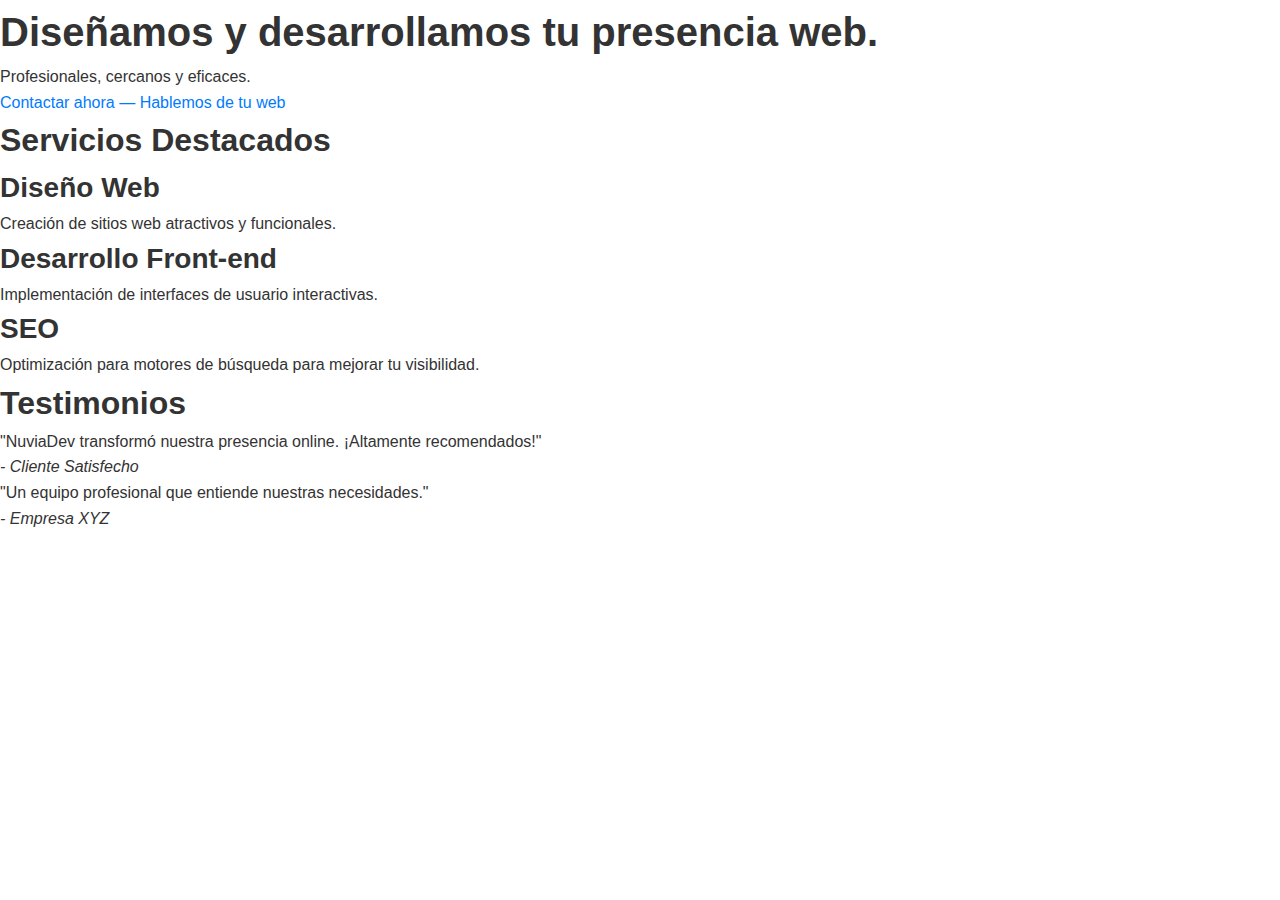
<file: nuvia-dev-site/html/index.html>
<!DOCTYPE html>
<html lang="es">
<head>
    <meta charset="UTF-8">
    <meta name="viewport" content="width=device-width, initial-scale=1.0">
    <meta name="description" content="NuviaDev - Diseñamos y desarrollamos tu presencia web. Profesionales, cercanos y eficaces.">
    <meta property="og:title" content="NuviaDev - Desarrollo Web">
    <meta property="og:description" content="Proveemos páginas web para pymes y grandes empresas.">
    <meta property="og:url" content="https://www.nuviadev.com">
    <meta property="og:image" content="assets/images/og-image.jpg">
    <link rel="stylesheet" href="../css/base.css">
    <link rel="stylesheet" href="../css/layout.css">
    <link rel="stylesheet" href="../css/components.css">
    <link rel="stylesheet" href="../css/utils.css">
    <link rel="icon" href="../assets/icons/favicon.ico" type="image/x-icon">
    <title>NuviaDev - Inicio</title>
</head>
<body>
    <header>
        <!-- Include header.html here -->
    </header>
    <main>
        <section class="hero">
            <h1>Diseñamos y desarrollamos tu presencia web.</h1>
            <p>Profesionales, cercanos y eficaces.</p>
            <a href="contact.html" class="cta-button">Contactar ahora — Hablemos de tu web</a>
        </section>
        <section class="services">
            <h2>Servicios Destacados</h2>
            <div class="service-card">
                <h3>Diseño Web</h3>
                <p>Creación de sitios web atractivos y funcionales.</p>
            </div>
            <div class="service-card">
                <h3>Desarrollo Front-end</h3>
                <p>Implementación de interfaces de usuario interactivas.</p>
            </div>
            <div class="service-card">
                <h3>SEO</h3>
                <p>Optimización para motores de búsqueda para mejorar tu visibilidad.</p>
            </div>
        </section>
        <section class="testimonials">
            <h2>Testimonios</h2>
            <blockquote>
                <p>"NuviaDev transformó nuestra presencia online. ¡Altamente recomendados!"</p>
                <cite>- Cliente Satisfecho</cite>
            </blockquote>
            <blockquote>
                <p>"Un equipo profesional que entiende nuestras necesidades."</p>
                <cite>- Empresa XYZ</cite>
            </blockquote>
        </section>
    </main>
    <footer>
        <!-- Include footer.html here -->
    </footer>
    <script src="../js/main.js"></script>
</body>
</html>
</file>
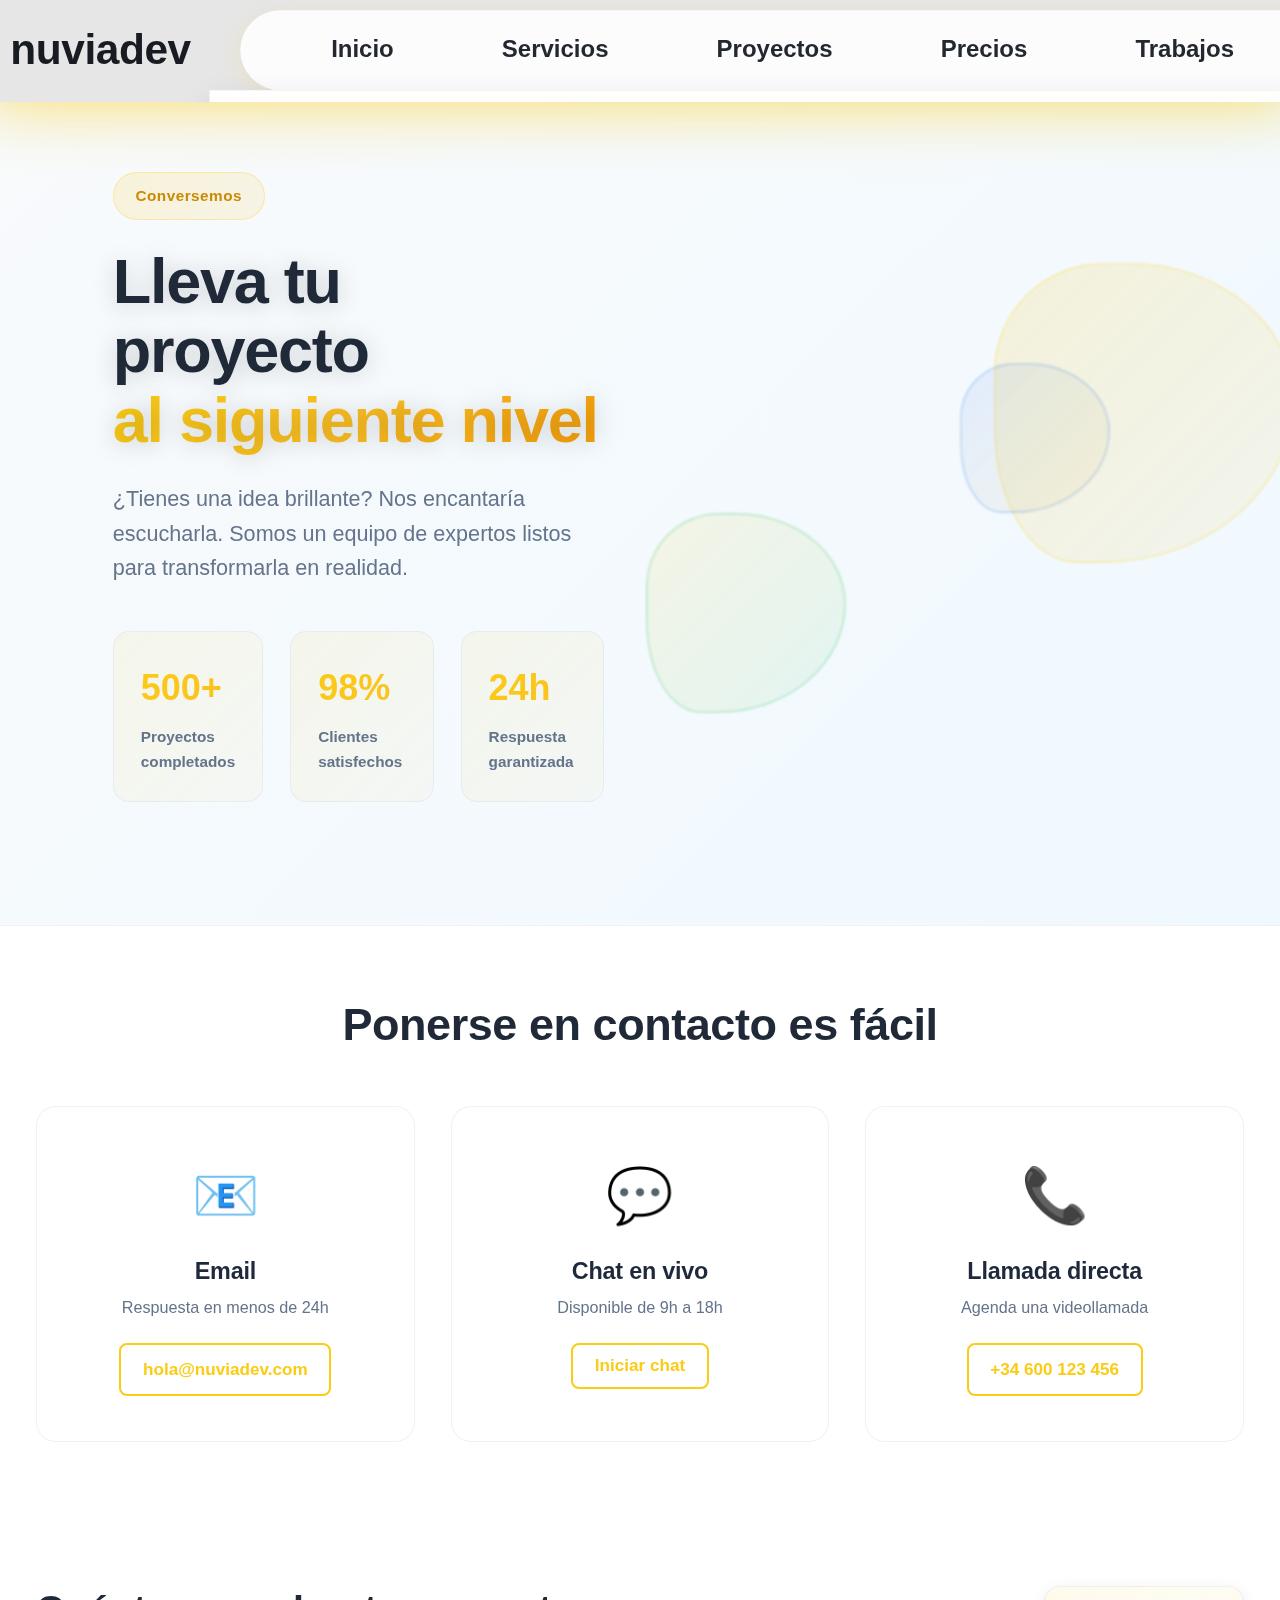
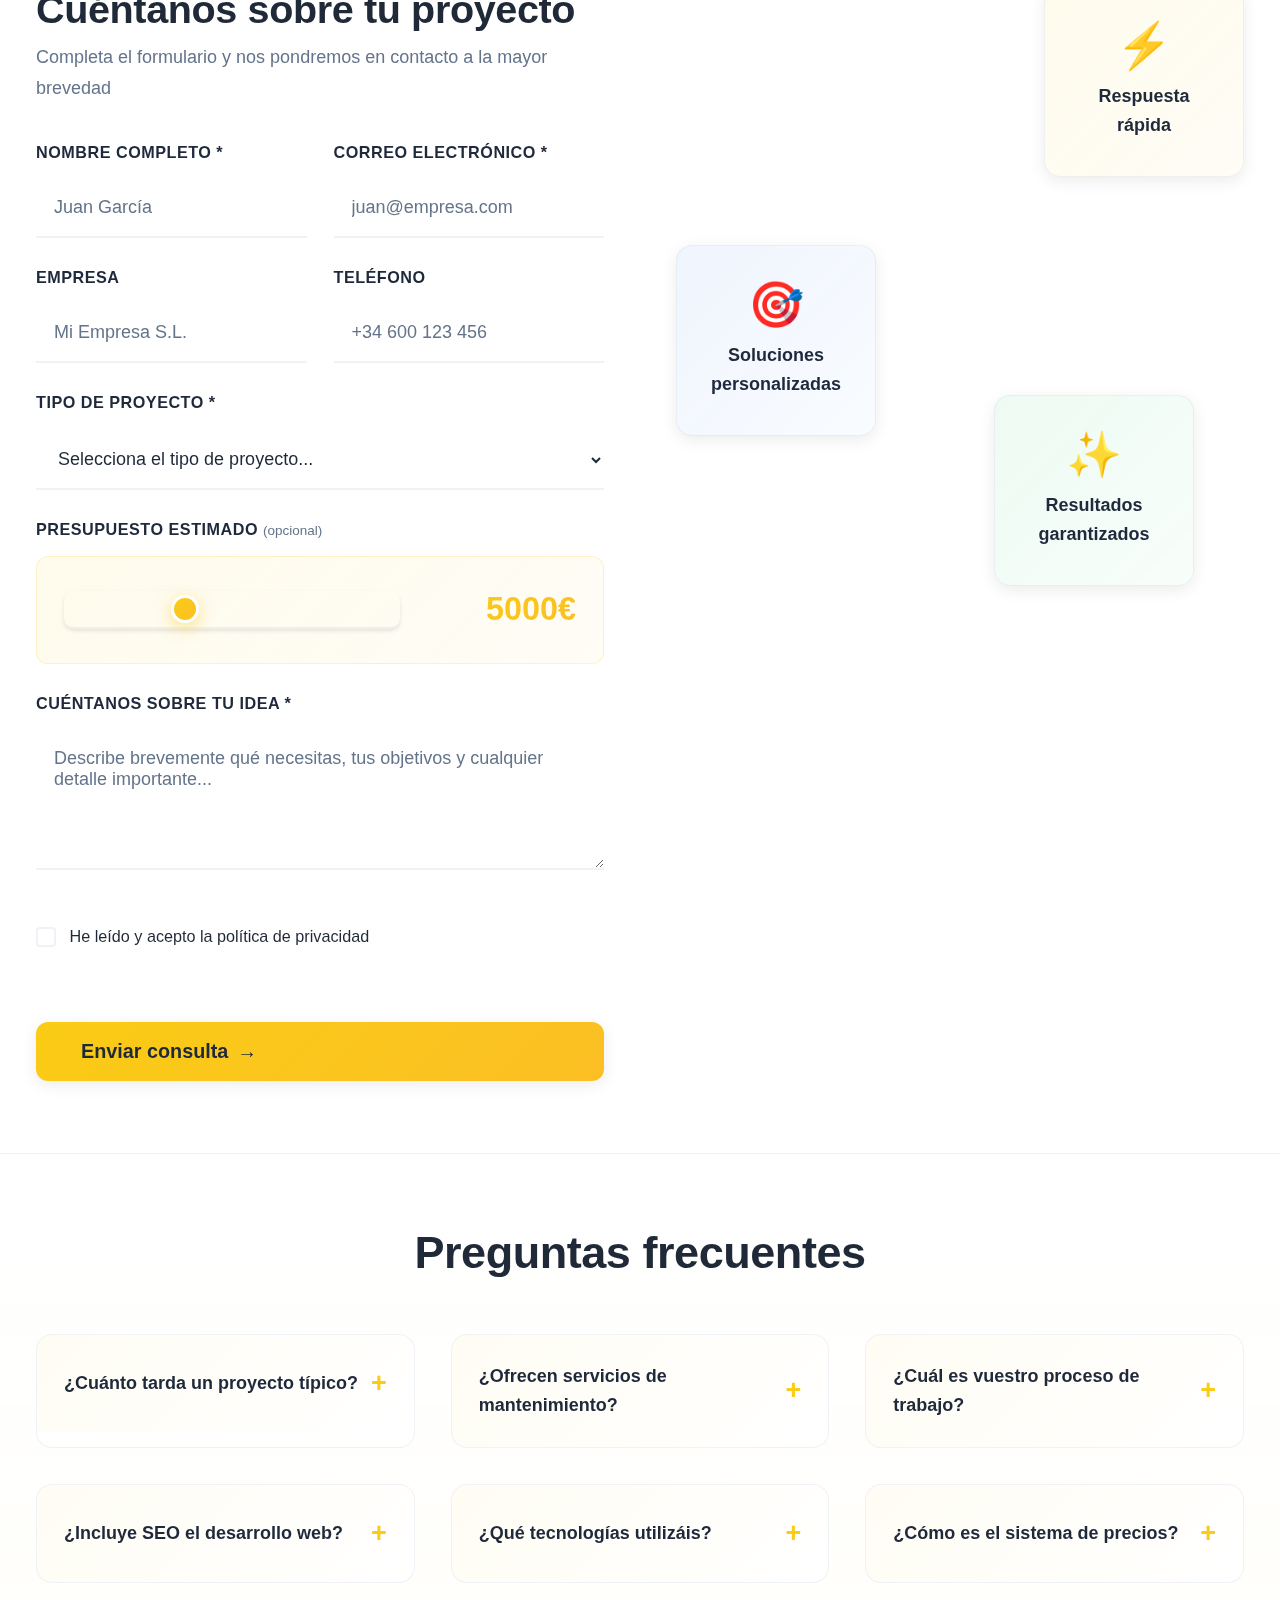
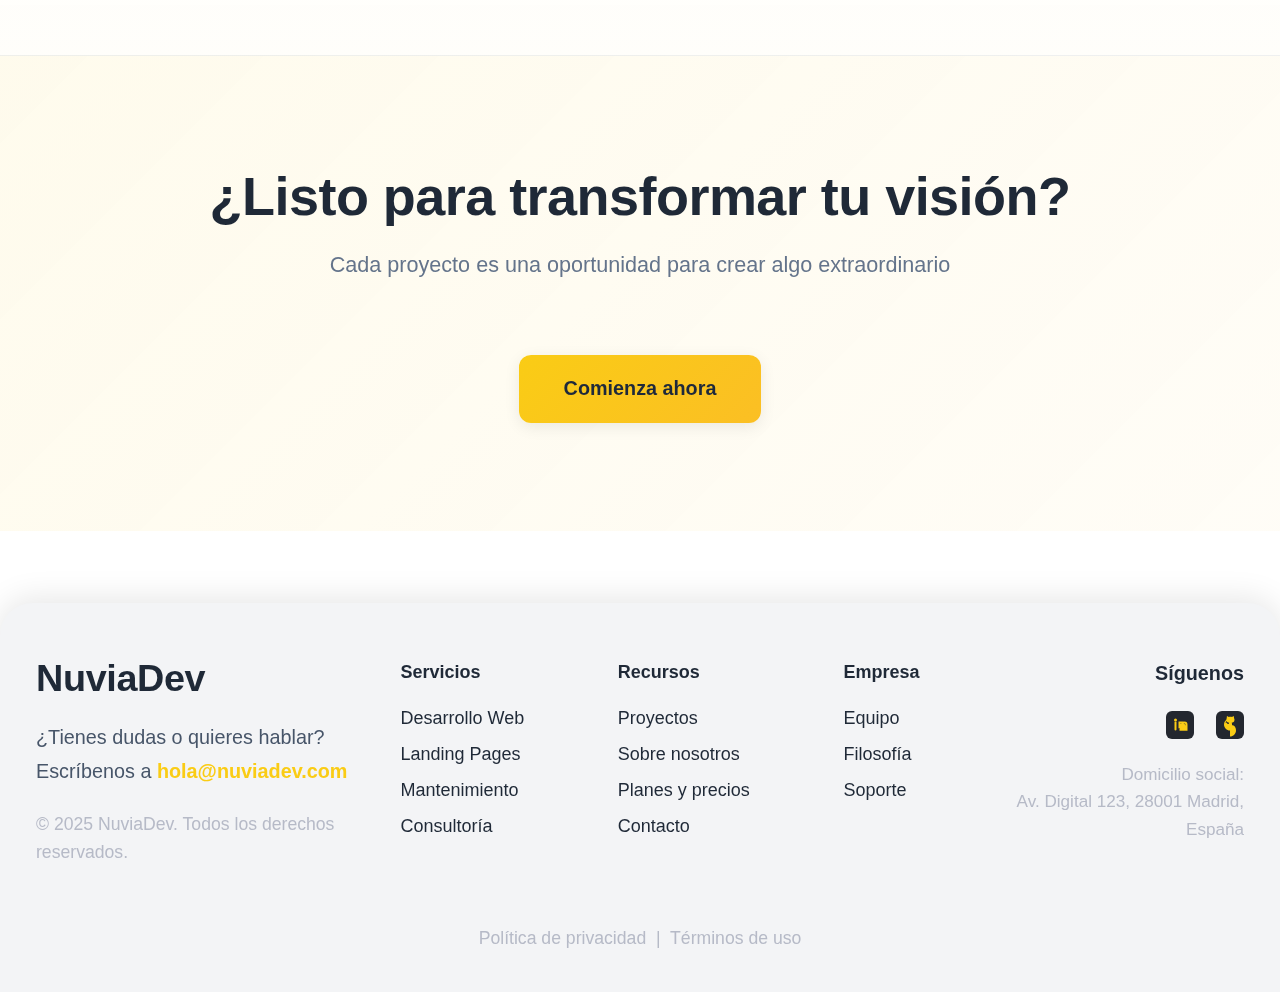
<file: contacto.html>
<!DOCTYPE html>
<html lang="es">
<head>
  <meta charset="UTF-8">
  <meta name="viewport" content="width=device-width, initial-scale=1.0">
  <title>Contacto | Nuviadev</title>
  <link rel="stylesheet" href="styles/base.css">
  <link rel="stylesheet" href="styles/layout.css">
  <link rel="stylesheet" href="styles/components.css">
  <link rel="stylesheet" href="styles/pages.css">
  <link rel="stylesheet" href="styles/pages/contacto.css">
</head>
<body>
  <header class="header" role="banner" style="background:#e6e6e6;padding:0;box-shadow:none;border:none;">
    <div style="display:flex;align-items:center;min-height:100px;width:100%;overflow-x:hidden;box-sizing:border-box;">
      <div class="header-logo" style="display:flex;align-items:center;min-width:220px;justify-content:flex-start;padding-left:2vw;">
        <a href="index.html" style="text-decoration:none;color:inherit;">
          <span style="font-family:'Space Grotesk',Outfit,sans-serif;font-weight:900;font-size:2.3rem;letter-spacing:-0.01em;line-height:1;color:#181b22;">nuviadev</span>
        </a>
      </div>
      <div class="container header-main" style="flex:1;display:flex;justify-content:center;align-items:center;padding-right:0;position:relative;">
        <nav class="header-nav" aria-label="Principal" style="flex:1;display:flex;justify-content:center;align-items:center;position:relative;">
          <ul class="header-nav-list" id="headerNavList" style="display:flex;align-items:center;gap:3em;background:rgba(255,255,255,0.85);padding:1.1em 3.5em;border-radius:2.7em;box-shadow:0 8px 32px 0 rgba(31,38,135,0.10),0 2px 12px rgba(31,38,135,0.06);margin:0 auto;list-style:none;backdrop-filter:blur(12px) saturate(180%);">
            <li><a href="index.html" style="font-weight:700;font-size:1.3rem;color:#23272f;padding:0.3em 1.1em;">Inicio</a></li>
            <li><a href="servicios.html" style="font-weight:700;font-size:1.3rem;color:#23272f;padding:0.3em 1.1em;">Servicios</a></li>
            <li><a href="#proyectos" style="font-weight:700;font-size:1.3rem;color:#23272f;padding:0.3em 1.1em;">Proyectos</a></li>
            <li><a href="#precios" style="font-weight:700;font-size:1.3rem;color:#23272f;padding:0.3em 1.1em;">Precios</a></li>
            <li><a href="trabajos.html" style="font-weight:700;font-size:1.3rem;color:#23272f;padding:0.3em 1.1em;">Trabajos</a></li>
            <li><a href="contacto.html" aria-current="page" style="font-weight:700;font-size:1.3rem;color:#23272f;padding:0.3em 1.1em;">Contacto</a></li>
          </ul>
          <button class="header-burger" id="headerBurger" aria-label="Abrir menú" aria-expanded="false" style="display:none;margin-left:1.5em;margin-right:1.5em;background:none;border:none;cursor:pointer;padding:0.5rem;appearance:none;-webkit-appearance:none;">
            <span class="burger-line" style="display:block;width:28px;height:3px;background:#181b22;border-radius:2px;margin:6px 0;transition:all 0.3s cubic-bezier(0.4, 0, 0.2, 1);"></span>
            <span class="burger-line" style="display:block;width:28px;height:3px;background:#181b22;border-radius:2px;margin:6px 0;transition:all 0.3s cubic-bezier(0.4, 0, 0.2, 1);"></span>
            <span class="burger-line" style="display:block;width:28px;height:3px;background:#181b22;border-radius:2px;margin:6px 0;transition:all 0.3s cubic-bezier(0.4, 0, 0.2, 1);"></span>
          </button>
        </nav>
        <div class="header-mobile-menu" id="headerMobileMenu">
          <ul style="list-style:none;margin:0;padding:0;">
            <li style="margin:0.75rem 0;"><a href="index.html" style="font-weight:700;font-size:1.1rem;color:#23272f;padding:0.75rem 1rem;display:block;border-radius:8px;transition:all 0.2s;">Inicio</a></li>
            <li style="margin:0.75rem 0;"><a href="servicios.html" style="font-weight:700;font-size:1.1rem;color:#23272f;padding:0.75rem 1rem;display:block;border-radius:8px;transition:all 0.2s;">Servicios</a></li>
            <li style="margin:0.75rem 0;"><a href="#proyectos" style="font-weight:700;font-size:1.1rem;color:#23272f;padding:0.75rem 1rem;display:block;border-radius:8px;transition:all 0.2s;">Proyectos</a></li>
            <li style="margin:0.75rem 0;"><a href="#precios" style="font-weight:700;font-size:1.1rem;color:#23272f;padding:0.75rem 1rem;display:block;border-radius:8px;transition:all 0.2s;">Precios</a></li>
            <li style="margin:0.75rem 0;"><a href="trabajos.html" style="font-weight:700;font-size:1.1rem;color:#23272f;padding:0.75rem 1rem;display:block;border-radius:8px;transition:all 0.2s;">Trabajos</a></li>
            <li style="margin:0.75rem 0;"><a href="contacto.html" style="font-weight:700;font-size:1.1rem;color:#23272f;padding:0.75rem 1rem;display:block;border-radius:8px;transition:all 0.2s;">Contacto</a></li>
          </ul>
        </div>
    </div>
  </header>

  <main class="main-root">
    <!-- HERO SECTION -->
    <section class="contacto-hero">
      <div class="hero-content">
        <div class="hero-badge">Conversemos</div>
        <h1 class="hero-title">Lleva tu proyecto <br><span class="gradient-text">al siguiente nivel</span></h1>
        <p class="hero-subtitle">¿Tienes una idea brillante? Nos encantaría escucharla. Somos un equipo de expertos listos para transformarla en realidad.</p>
        <div class="hero-stats">
          <div class="stat-item">
            <div class="stat-number">500+</div>
            <div class="stat-label">Proyectos completados</div>
          </div>
          <div class="stat-item">
            <div class="stat-number">98%</div>
            <div class="stat-label">Clientes satisfechos</div>
          </div>
          <div class="stat-item">
            <div class="stat-number">24h</div>
            <div class="stat-label">Respuesta garantizada</div>
          </div>
        </div>
      </div>
      <div class="hero-visual">
        <div class="floating-shape shape-1"></div>
        <div class="floating-shape shape-2"></div>
        <div class="floating-shape shape-3"></div>
      </div>
    </section>

    <!-- CONTACT METHODS -->
    <section class="contact-methods">
      <h2 class="section-title">Ponerse en contacto es fácil</h2>
      <div class="methods-grid">
        <div class="method-card">
          <div class="method-icon">📧</div>
          <h3>Email</h3>
          <p class="method-text">Respuesta en menos de 24h</p>
          <a href="mailto:hola@nuviadev.com" class="method-link">hola@nuviadev.com</a>
        </div>
        <div class="method-card">
          <div class="method-icon">💬</div>
          <h3>Chat en vivo</h3>
          <p class="method-text">Disponible de 9h a 18h</p>
          <button class="method-link">Iniciar chat</button>
        </div>
        <div class="method-card">
          <div class="method-icon">📞</div>
          <h3>Llamada directa</h3>
          <p class="method-text">Agenda una videollamada</p>
          <a href="tel:+34600123456" class="method-link">+34 600 123 456</a>
        </div>
      </div>
    </section>

    <!-- MAIN FORM SECTION -->
    <section class="contacto-form-section">
      <div class="form-container">
        <div class="form-header">
          <h2>Cuéntanos sobre tu proyecto</h2>
          <p>Completa el formulario y nos pondremos en contacto a la mayor brevedad</p>
        </div>
        
        <form class="contact-form" autocomplete="off">
          <!-- Row 1 -->
          <div class="form-row">
            <div class="form-group">
              <label for="nombre">Nombre completo *</label>
              <input type="text" id="nombre" name="nombre" placeholder="Juan García" required>
              <span class="input-line"></span>
            </div>
            <div class="form-group">
              <label for="email">Correo electrónico *</label>
              <input type="email" id="email" name="email" placeholder="juan@empresa.com" required>
              <span class="input-line"></span>
            </div>
          </div>

          <!-- Row 2 -->
          <div class="form-row">
            <div class="form-group">
              <label for="empresa">Empresa</label>
              <input type="text" id="empresa" name="empresa" placeholder="Mi Empresa S.L.">
              <span class="input-line"></span>
            </div>
            <div class="form-group">
              <label for="telefono">Teléfono</label>
              <input type="tel" id="telefono" name="telefono" placeholder="+34 600 123 456">
              <span class="input-line"></span>
            </div>
          </div>

          <!-- Row 3 -->
          <div class="form-group full-width">
            <label for="tipo-proyecto">Tipo de proyecto *</label>
            <select id="tipo-proyecto" name="tipo-proyecto" required>
              <option value="">Selecciona el tipo de proyecto...</option>
              <option value="web">Sitio web corporativo</option>
              <option value="landing">Landing page</option>
              <option value="ecommerce">Tienda online</option>
              <option value="app">Aplicación web</option>
              <option value="mantenimiento">Mantenimiento/Actualización</option>
              <option value="seo">SEO y marketing</option>
              <option value="otro">Otro</option>
            </select>
            <span class="input-line"></span>
          </div>

          <!-- Row 4 -->
          <div class="form-group full-width">
            <label for="presupuesto">Presupuesto estimado <span class="optional">(opcional)</span></label>
            <div class="budget-slider-container">
              <input type="range" id="presupuesto" name="presupuesto" min="100" max="15000" value="5000" class="budget-slider">
              <div class="budget-display">
                <span id="budget-value">5.000</span>€
              </div>
            </div>
          </div>

          <!-- Row 5 -->
          <div class="form-group full-width">
            <label for="mensaje">Cuéntanos sobre tu idea *</label>
            <textarea id="mensaje" name="mensaje" placeholder="Describe brevemente qué necesitas, tus objetivos y cualquier detalle importante..." required></textarea>
            <span class="input-line"></span>
          </div>

          <!-- Checkbox -->
          <div class="form-checkbox">
            <input type="checkbox" id="privacidad" name="privacidad" required>
            <label for="privacidad">He leído y acepto la política de privacidad</label>
          </div>

          <!-- Submit -->
          <button type="submit" class="btn btn-primary btn-large">
            <span class="btn-text">Enviar consulta</span>
            <span class="btn-arrow">→</span>
          </button>

          <div class="form-message"></div>
        </form>
      </div>

      <!-- Visual side -->
      <div class="form-visual">
        <div class="floating-box box-1">
          <div class="box-icon">⚡</div>
          <div class="box-text">Respuesta rápida</div>
        </div>
        <div class="floating-box box-2">
          <div class="box-icon">🎯</div>
          <div class="box-text">Soluciones personalizadas</div>
        </div>
        <div class="floating-box box-3">
          <div class="box-icon">✨</div>
          <div class="box-text">Resultados garantizados</div>
        </div>
      </div>
    </section>

    <!-- FAQ SECTION -->
    <section class="contact-faq">
      <h2 class="section-title">Preguntas frecuentes</h2>
      <div class="faq-grid">
        <div class="faq-item">
          <div class="faq-question">
            <span>¿Cuánto tarda un proyecto típico?</span>
            <span class="faq-toggle">+</span>
          </div>
          <div class="faq-answer">
            Depende de la complejidad. Un landing page típico tarda 2-3 semanas, un sitio web corporativo 4-6 semanas, y aplicaciones personalizadas pueden variar. Siempre respetamos los plazos acordados.
          </div>
        </div>

        <div class="faq-item">
          <div class="faq-question">
            <span>¿Ofrecen servicios de mantenimiento?</span>
            <span class="faq-toggle">+</span>
          </div>
          <div class="faq-answer">
            Sí, ofrecemos planes de mantenimiento flexible que incluyen actualizaciones de seguridad, backups, optimización y soporte técnico. Puedes elegir el plan que mejor se ajuste a tus necesidades.
          </div>
        </div>

        <div class="faq-item">
          <div class="faq-question">
            <span>¿Cuál es vuestro proceso de trabajo?</span>
            <span class="faq-toggle">+</span>
          </div>
          <div class="faq-answer">
            Realizamos un análisis inicial, creamos propuestas de diseño, iteramos según tu feedback, desarrollamos el proyecto, realizamos pruebas exhaustivas y finalmente hacemos el despliegue con soporte post-lanzamiento.
          </div>
        </div>

        <div class="faq-item">
          <div class="faq-question">
            <span>¿Incluye SEO el desarrollo web?</span>
            <span class="faq-toggle">+</span>
          </div>
          <div class="faq-answer">
            Todos nuestros proyectos incluyen optimización SEO básica (estructura, velocidad, mobile-first). Ofrecemos servicios adicionales de SEO avanzado como estrategia de palabras clave y link building.
          </div>
        </div>

        <div class="faq-item">
          <div class="faq-question">
            <span>¿Qué tecnologías utilizáis?</span>
            <span class="faq-toggle">+</span>
          </div>
          <div class="faq-answer">
            Utilizamos tecnologías modernas como React, Vue, Next.js, Node.js, y cloud providers como AWS y Vercel. Elegimos la mejor solución según cada proyecto específico.
          </div>
        </div>

        <div class="faq-item">
          <div class="faq-question">
            <span>¿Cómo es el sistema de precios?</span>
            <span class="faq-toggle">+</span>
          </div>
          <div class="faq-answer">
            Ofrecemos presupuestos personalizados según el alcance del proyecto. Puedes elegir entre proyecto fijo o tiempo y materiales. Siempre hay transparencia total en costos.
          </div>
        </div>
      </div>
    </section>

    <!-- CTA FINAL -->
    <section class="contacto-cta">
      <h2>¿Listo para transformar tu visión?</h2>
      <p>Cada proyecto es una oportunidad para crear algo extraordinario</p>
      <a href="#form" class="btn btn-primary btn-large">Comienza ahora</a>
    </section>
  </main>

  <footer class="footer" role="contentinfo" style="margin-top:4rem;padding:0;background:var(--surface-2);color:var(--ink);border-radius:32px 32px 0 0;box-shadow:0 -4px 32px rgba(0,0,0,0.10);">
    <div class="footer-main" style="display:flex;flex-wrap:wrap;justify-content:space-between;align-items:flex-start;gap:2.5rem;padding:3rem 2rem 2rem 2rem;max-width:1280px;margin:0 auto;">
      <div style="flex:1 1 260px;min-width:220px;">
        <div style="font-family:'Space Grotesk',Outfit,sans-serif;font-weight:900;font-size:2.1rem;letter-spacing:-0.01em;line-height:1.1;margin-bottom:1.2rem;">NuviaDev</div>
        <p style="font-size:1.1rem;margin-bottom:1.2rem;max-width:320px;">¿Tienes dudas o quieres hablar? <br> Escríbenos a <a href="mailto:hola@nuviadev.com" style="color:#facc15;font-weight:700;">hola@nuviadev.com</a></p>
        <div style="font-size:0.98rem;color:#b6bac7;">© 2025 NuviaDev. Todos los derechos reservados.</div>
      </div>
      <div style="flex:2 1 400px;display:flex;flex-wrap:wrap;gap:2.5rem;justify-content:space-between;">
        <div>
          <div style="font-weight:700;margin-bottom:0.7em;">Servicios</div>
          <ul style="list-style:none;padding:0;margin:0;line-height:2;">
            <li><a href="servicios.html" style="color:inherit;">Desarrollo Web</a></li>
            <li><a href="servicios.html" style="color:inherit;">Landing Pages</a></li>
            <li><a href="servicios.html" style="color:inherit;">Mantenimiento</a></li>
            <li><a href="servicios.html" style="color:inherit;">Consultoría</a></li>
          </ul>
        </div>
        <div>
          <div style="font-weight:700;margin-bottom:0.7em;">Recursos</div>
          <ul style="list-style:none;padding:0;margin:0;line-height:2;">
            <li><a href="trabajos.html" style="color:inherit;">Proyectos</a></li>
            <li><a href="sobre.html" style="color:inherit;">Sobre nosotros</a></li>
            <li><a href="planes.html" style="color:inherit;">Planes y precios</a></li>
            <li><a href="contacto.html" style="color:inherit;">Contacto</a></li>
          </ul>
        </div>
        <div>
          <div style="font-weight:700;margin-bottom:0.7em;">Empresa</div>
          <ul style="list-style:none;padding:0;margin:0;line-height:2;">
            <li><a href="sobre.html" style="color:inherit;">Equipo</a></li>
            <li><a href="sobre.html" style="color:inherit;">Filosofía</a></li>
            <li><a href="contacto.html" style="color:inherit;">Soporte</a></li>
          </ul>
        </div>
      </div>
      <div style="flex:1 1 220px;min-width:180px;display:flex;flex-direction:column;align-items:flex-end;gap:1.2em;">
        <div style="font-size:1.1rem;font-weight:700;">Síguenos</div>
        <div style="display:flex;gap:1.2em;">
          <a href="https://www.linkedin.com/company/nuviadev" target="_blank" rel="noopener" aria-label="LinkedIn" style="color:#facc15;font-size:1.6rem;"><svg width="28" height="28" fill="none" viewBox="0 0 28 28"><rect width="28" height="28" rx="6" fill="#23272f"/><path d="M9.5 11.5v7" stroke="#facc15" stroke-width="2" stroke-linecap="round"/><circle cx="9.5" cy="9" r="1.5" fill="#facc15"/><path d="M13.5 15.5V11.5h3v1.2c.4-.7 1.2-1.2 2-1.2 1.1 0 2 1 2 2.2v5h-2v-4c0-.6-.4-1-1-1s-1 .4-1 1v4h-2v-4z" stroke="#facc15" stroke-width="2" stroke-linecap="round"/></svg></a>
          <a href="https://github.com/nuviadev" target="_blank" rel="noopener" aria-label="GitHub" style="color:#facc15;font-size:1.6rem;"><svg width="28" height="28" fill="none" viewBox="0 0 28 28"><rect width="28" height="28" rx="6" fill="#23272f"/><path d="M14 19.5c-3.3 0-6-2.7-6-6 0-2.6 1.7-4.8 4.1-5.7.3-.1.4.1.4.3v1.2c-1.7-.4-2.1.8-2.1.8-.3.7-.7.9-.7.9-.6.4 0 .4 0 .4.7 0 1.1.7 1.1.7.6 1.1 1.6.8 2 .6.1-.4.2-.7.4-.9-1.4-.2-2.9-.7-2.9-3.1 0-.7.2-1.2.6-1.7-.1-.2-.3-.8.1-1.7 0 0 .5-.2 1.7.6.5-.1 1.1-.2 1.7-.2s1.2.1 1.7.2c1.2-.8 1.7-.6 1.7-.6.4.9.2 1.5.1 1.7.4.5.6 1 .6 1.7 0 2.4-1.5 2.9-2.9 3.1.2.2.4.5.4.9v1.3c0 .2.1.4.4.3C18.3 14.3 20 16.5 20 19.5c0 3.3-2.7 6-6 6z" fill="#facc15"/></svg></a>
        </div>
        <div style="font-size:0.95rem;color:#b6bac7;text-align:right;">Domicilio social:<br>Av. Digital 123, 28001 Madrid, España</div>
      </div>
    </div>
    <div class="footer-bottom" style="text-align:center;padding:1.2rem 2rem 2.2rem 2rem;font-size:0.98rem;color:#b6bac7;">
      <span>Política de privacidad</span> &nbsp;|&nbsp; <span>Términos de uso</span>
    </div>
  </footer>

  <script type="module" src="/scripts/core.js"></script>
  <script type="module" src="/scripts/nav.js"></script>
  <script type="module" src="/scripts/header-nav.js"></script>
  <script type="module" src="/scripts/scroll.js"></script>
  <script type="module" src="/scripts/forms.js"></script>
  <script src="/scripts/contacto.js"></script>
  <script>
    // SLIDER DE PRESUPUESTO - DIRECTO
    (function() {
      function initSlider() {
        const slider = document.getElementById('presupuesto');
        const budgetValue = document.getElementById('budget-value');
        
        if (!slider || !budgetValue) {
          console.log('Slider no encontrado');
          return;
        }

        console.log('Slider inicializado');

        function formatNumber(num) {
          return Math.round(num).toLocaleString('es-ES');
        }

        function updateBudget() {
          const value = parseInt(slider.value);
          budgetValue.textContent = formatNumber(value);
          console.log('Budget:', value);
        }

        slider.addEventListener('input', updateBudget);
        slider.addEventListener('change', () => {
          slider.style.boxShadow = `0 0 20px rgba(250, 204, 21, 0.5)`;
          setTimeout(() => {
            slider.style.boxShadow = `none`;
          }, 400);
        });

        updateBudget();
      }

      if (document.readyState === 'loading') {
        document.addEventListener('DOMContentLoaded', initSlider);
      } else {
        setTimeout(initSlider, 100);
      }
    })();
  </script>
</body>
</html>
</file>
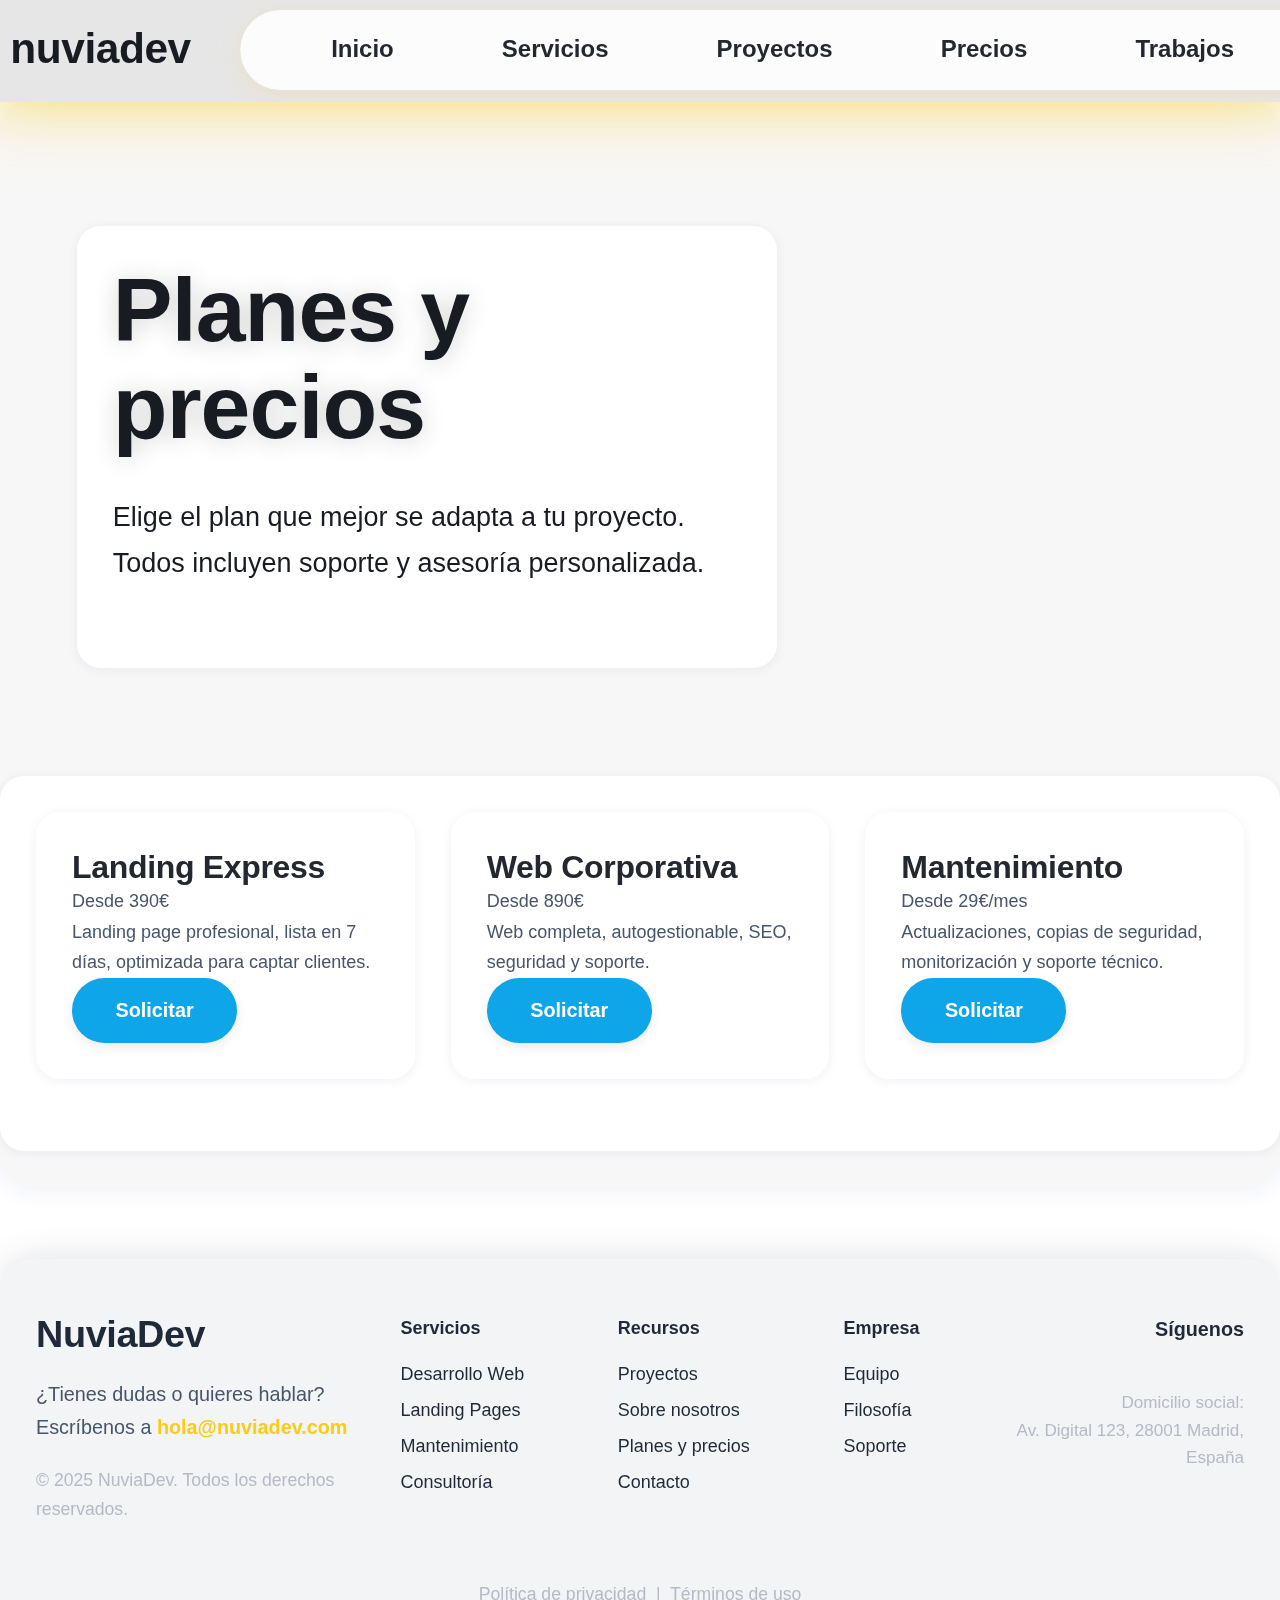
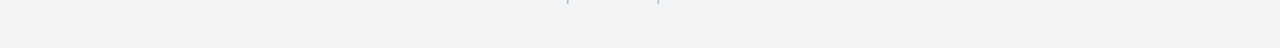
<file: planes.html>
<!DOCTYPE html>
<html lang="es">
<head>
  <meta charset="UTF-8">
  <meta name="viewport" content="width=device-width, initial-scale=1">
  <title>Planes | NuviaDev</title>
  <meta name="description" content="Planes y precios de NuviaDev para webs y servicios digitales.">
  <link rel="icon" href="/favicon.ico">
  <link rel="stylesheet" href="styles/base.css">
  <link rel="stylesheet" href="styles/layout.css">
  <link rel="stylesheet" href="styles/components.css">
  <link rel="stylesheet" href="styles/pages.css">
  <link rel="stylesheet" href="styles/pages/planes.css">
</head>
<body>
  <header class="header" role="banner" style="background:#e6e6e6;padding:0;box-shadow:none;border:none;">
    <div style="display:flex;align-items:center;min-height:100px;width:100%;overflow-x:hidden;box-sizing:border-box;">
      <div class="header-logo" style="display:flex;align-items:center;min-width:220px;justify-content:flex-start;padding-left:2vw;">
        <a href="index.html" style="text-decoration:none;color:inherit;">
          <span style="font-family:'Space Grotesk',Outfit,sans-serif;font-weight:900;font-size:2.3rem;letter-spacing:-0.01em;line-height:1;color:#181b22;">nuviadev</span>
        </a>
      </div>
      <div class="container header-main" style="flex:1;display:flex;justify-content:center;align-items:center;padding-right:0;position:relative;">
        <nav class="header-nav" aria-label="Principal" style="flex:1;display:flex;justify-content:center;align-items:center;position:relative;">
          <ul class="header-nav-list" id="headerNavList" style="display:flex;align-items:center;gap:3em;background:rgba(255,255,255,0.85);padding:1.1em 3.5em;border-radius:2.7em;box-shadow:0 8px 32px 0 rgba(31,38,135,0.10),0 2px 12px rgba(31,38,135,0.06);margin:0 auto;list-style:none;backdrop-filter:blur(12px) saturate(180%);">
            <li><a href="index.html" style="font-weight:700;font-size:1.3rem;color:#23272f;padding:0.3em 1.1em;">Inicio</a></li>
            <li><a href="servicios.html" style="font-weight:700;font-size:1.3rem;color:#23272f;padding:0.3em 1.1em;">Servicios</a></li>
            <li><a href="#proyectos" style="font-weight:700;font-size:1.3rem;color:#23272f;padding:0.3em 1.1em;">Proyectos</a></li>
            <li><a href="#precios" style="font-weight:700;font-size:1.3rem;color:#23272f;padding:0.3em 1.1em;">Precios</a></li>
            <li><a href="trabajos.html" style="font-weight:700;font-size:1.3rem;color:#23272f;padding:0.3em 1.1em;">Trabajos</a></li>
            <li><a href="contacto.html" style="font-weight:700;font-size:1.3rem;color:#23272f;padding:0.3em 1.1em;">Contacto</a></li>
          </ul>
          <button class="header-burger" id="headerBurger" aria-label="Abrir menú" aria-expanded="false" style="display:none;margin-left:1.5em;margin-right:1.5em;background:none;border:none;cursor:pointer;padding:0.5rem;appearance:none;-webkit-appearance:none;">
            <span class="burger-line" style="display:block;width:28px;height:3px;background:#181b22;border-radius:2px;margin:6px 0;transition:all 0.3s cubic-bezier(0.4, 0, 0.2, 1);"></span>
            <span class="burger-line" style="display:block;width:28px;height:3px;background:#181b22;border-radius:2px;margin:6px 0;transition:all 0.3s cubic-bezier(0.4, 0, 0.2, 1);"></span>
            <span class="burger-line" style="display:block;width:28px;height:3px;background:#181b22;border-radius:2px;margin:6px 0;transition:all 0.3s cubic-bezier(0.4, 0, 0.2, 1);"></span>
          </button>
        </nav>
        <div class="header-mobile-menu" id="headerMobileMenu" style="display:none;position:absolute;top:100%;left:0;right:0;width:100%;background:rgba(255,255,255,0.95);backdrop-filter:blur(12px);border-bottom:1px solid rgba(0,0,0,0.08);padding:1.5rem;box-shadow:0 12px 32px rgba(31,38,135,0.12);box-sizing:border-box;">
          <ul style="list-style:none;margin:0;padding:0;">
            <li style="margin:0.75rem 0;"><a href="index.html" style="font-weight:700;font-size:1.1rem;color:#23272f;padding:0.75rem 1rem;display:block;border-radius:8px;transition:all 0.2s;">Inicio</a></li>
            <li style="margin:0.75rem 0;"><a href="servicios.html" style="font-weight:700;font-size:1.1rem;color:#23272f;padding:0.75rem 1rem;display:block;border-radius:8px;transition:all 0.2s;">Servicios</a></li>
            <li style="margin:0.75rem 0;"><a href="#proyectos" style="font-weight:700;font-size:1.1rem;color:#23272f;padding:0.75rem 1rem;display:block;border-radius:8px;transition:all 0.2s;">Proyectos</a></li>
            <li style="margin:0.75rem 0;"><a href="#precios" style="font-weight:700;font-size:1.1rem;color:#23272f;padding:0.75rem 1rem;display:block;border-radius:8px;transition:all 0.2s;">Precios</a></li>
            <li style="margin:0.75rem 0;"><a href="trabajos.html" style="font-weight:700;font-size:1.1rem;color:#23272f;padding:0.75rem 1rem;display:block;border-radius:8px;transition:all 0.2s;">Trabajos</a></li>
            <li style="margin:0.75rem 0;"><a href="contacto.html" style="font-weight:700;font-size:1.1rem;color:#23272f;padding:0.75rem 1rem;display:block;border-radius:8px;transition:all 0.2s;">Contacto</a></li>
          </ul>
        </div>
    </div>
  </header>
  <main class="main container">
    <section class="hero" style="min-height:unset;padding:3rem 0 2rem 0;">
      <div class="hero-content">
        <h1 class="hero-title">Planes y precios</h1>
        <p class="hero-desc">Elige el plan que mejor se adapta a tu proyecto. Todos incluyen soporte y asesoría personalizada.</p>
      </div>
    </section>
    <section class="grid" style="margin-top:2rem;">
      <div class="card-xl">
        <h3>Landing Express</h3>
        <p>Desde 390€<br>Landing page profesional, lista en 7 días, optimizada para captar clientes.</p>
        <a href="contacto.html" class="btn">Solicitar</a>
      </div>
      <div class="card-xl">
        <h3>Web Corporativa</h3>
        <p>Desde 890€<br>Web completa, autogestionable, SEO, seguridad y soporte.</p>
        <a href="contacto.html" class="btn">Solicitar</a>
      </div>
      <div class="card-xl">
        <h3>Mantenimiento</h3>
        <p>Desde 29€/mes<br>Actualizaciones, copias de seguridad, monitorización y soporte técnico.</p>
        <a href="contacto.html" class="btn">Solicitar</a>
      </div>
    </section>
  </main>
  <footer class="footer" role="contentinfo" style="margin-top:4rem;padding:0;background:var(--surface-2);color:var(--ink);border-radius:32px 32px 0 0;box-shadow:0 -4px 32px rgba(0,0,0,0.10);">
    <div class="footer-main" style="display:flex;flex-wrap:wrap;justify-content:space-between;align-items:flex-start;gap:2.5rem;padding:3rem 2rem 2rem 2rem;max-width:1280px;margin:0 auto;">
      <div style="flex:1 1 260px;min-width:220px;">
        <div style="font-family:'Space Grotesk',Outfit,sans-serif;font-weight:900;font-size:2.1rem;letter-spacing:-0.01em;line-height:1.1;margin-bottom:1.2rem;">NuviaDev</div>
        <p style="font-size:1.1rem;margin-bottom:1.2rem;max-width:320px;">¿Tienes dudas o quieres hablar? <br> Escríbenos a <a href="mailto:hola@nuviadev.com" style="color:#facc15;font-weight:700;">hola@nuviadev.com</a></p>
        <div style="font-size:0.98rem;color:#b6bac7;">© 2025 NuviaDev. Todos los derechos reservados.</div>
      </div>
      <div style="flex:2 1 400px;display:flex;flex-wrap:wrap;gap:2.5rem;justify-content:space-between;">
        <div>
          <div style="font-weight:700;margin-bottom:0.7em;">Servicios</div>
          <ul style="list-style:none;padding:0;margin:0;line-height:2;">
            <li><a href="servicios.html" style="color:inherit;">Desarrollo Web</a></li>
            <li><a href="servicios.html" style="color:inherit;">Landing Pages</a></li>
            <li><a href="servicios.html" style="color:inherit;">Mantenimiento</a></li>
            <li><a href="servicios.html" style="color:inherit;">Consultoría</a></li>
          </ul>
        </div>
        <div>
          <div style="font-weight:700;margin-bottom:0.7em;">Recursos</div>
          <ul style="list-style:none;padding:0;margin:0;line-height:2;">
            <li><a href="trabajos.html" style="color:inherit;">Proyectos</a></li>
            <li><a href="sobre.html" style="color:inherit;">Sobre nosotros</a></li>
            <li><a href="planes.html" style="color:inherit;">Planes y precios</a></li>
            <li><a href="contacto.html" style="color:inherit;">Contacto</a></li>
          </ul>
        </div>
        <div>
          <div style="font-weight:700;margin-bottom:0.7em;">Empresa</div>
          <ul style="list-style:none;padding:0;margin:0;line-height:2;">
            <li><a href="sobre.html" style="color:inherit;">Equipo</a></li>
            <li><a href="sobre.html" style="color:inherit;">Filosofía</a></li>
            <li><a href="contacto.html" style="color:inherit;">Soporte</a></li>
          </ul>
        </div>
      </div>
      <div style="flex:1 1 220px;min-width:180px;display:flex;flex-direction:column;align-items:flex-end;gap:1.2em;">
        <div style="font-size:1.1rem;font-weight:700;">Síguenos</div>
        <div style="display:flex;gap:1.2em;">
          <a href="https://www.linkedin.com/company/nuviadev" target="_blank" rel="noopener" aria-label="LinkedIn" style="color:#facc15;font-size:1.6rem;"><!-- SVG --></a>
          <a href="https://github.com/nuviadev" target="_blank" rel="noopener" aria-label="GitHub" style="color:#facc15;font-size:1.6rem;"><!-- SVG --></a>
        </div>
        <div style="font-size:0.95rem;color:#b6bac7;text-align:right;">Domicilio social:<br>Av. Digital 123, 28001 Madrid, España</div>
      </div>
    </div>
    <div class="footer-bottom" style="text-align:center;padding:1.2rem 2rem 2.2rem 2rem;font-size:0.98rem;color:#b6bac7;">
      <span>Política de privacidad</span> &nbsp;|&nbsp; <span>Términos de uso</span>
    </div>
  </footer>
  <script type="module" src="/scripts/core.js"></script>
  <script type="module" src="/scripts/nav.js"></script>
  <script type="module" src="/scripts/header-nav.js"></script>
  <script type="module" src="/scripts/scroll.js"></script>
  <script type="module" src="/scripts/forms.js"></script>
</body>
</html>
</file>
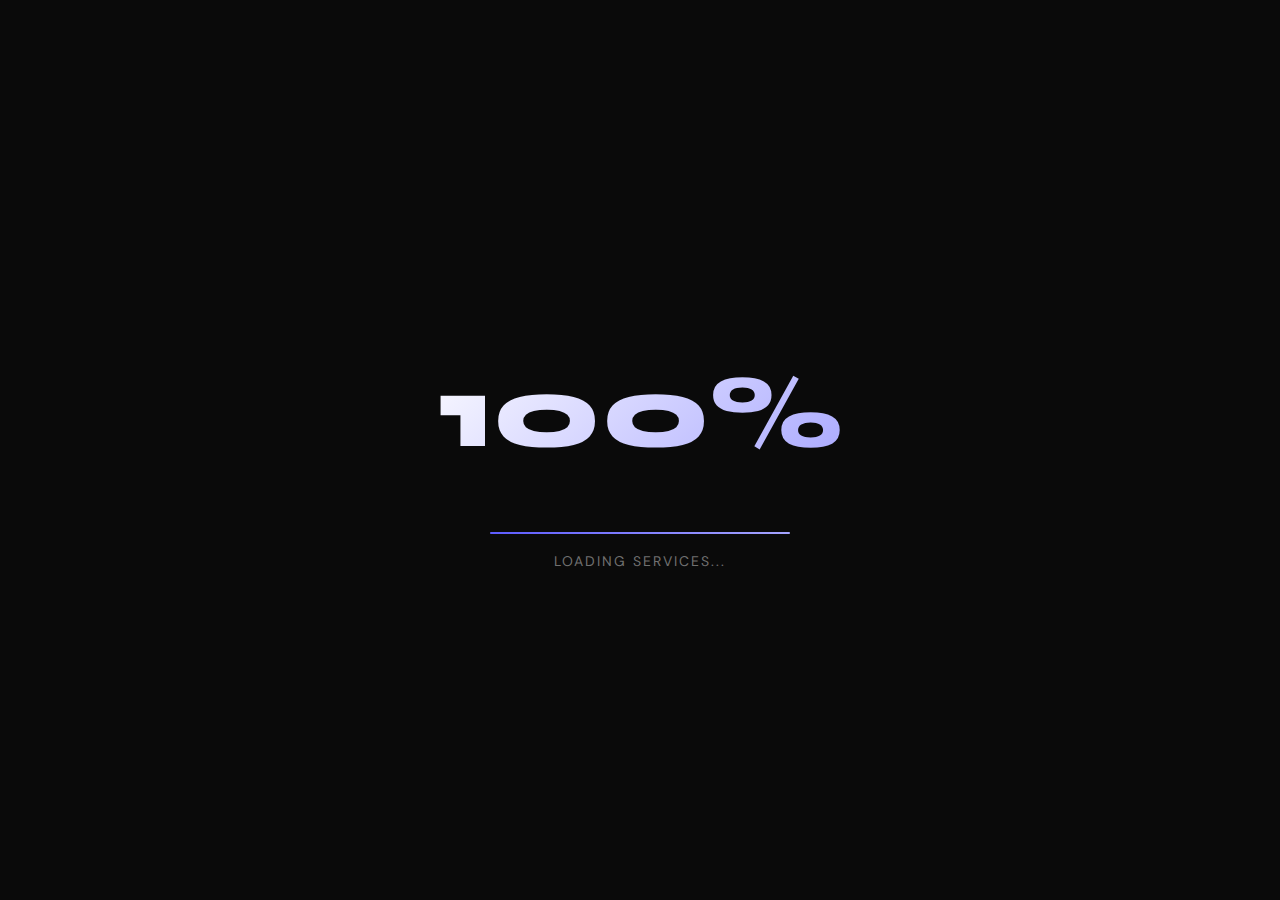
<file: services.html>
<!DOCTYPE html>
<html lang="ca">
<head>
    <meta charset="UTF-8">
    <meta name="viewport" content="width=device-width, initial-scale=1.0">
    <title>Serveis | NuviaDev</title>
    <link rel="stylesheet" href="style.css">
    <link rel="preconnect" href="https://fonts.googleapis.com">
    <link href="https://fonts.googleapis.com/css2?family=Syne:wght@400;600;700;800&family=DM+Sans:wght@300;400;500;700&display=swap" rel="stylesheet">
</head>
<body>

    <div class="noise-overlay"></div>
    <div class="grain"></div>
    
    <div id="cursor">
        <div class="cursor-dot"></div>
        <div class="cursor-circle"></div>
    </div>

    <div id="preloader">
        <div class="preloader-content">
            <div class="counter">0%</div>
            <div class="loader-line">
                <div class="loader-progress"></div>
            </div>
            <p class="loader-text">Loading Services...</p>
        </div>
    </div>

    <nav class="navbar">
        <div class="container nav-inner">
            <a href="index.html" class="logo">
                <span class="logo-main">Nuvia</span>
                <span class="logo-accent">Dev</span>
            </a>
            <div class="nav-right">
                <div class="nav-links desktop-only">
                    <a href="services.html" class="active">Serveis</a>
                    <a href="projects.html">Projectes</a>
                    <a href="index.html#about">Agència</a>
                    <a href="contact.html">Contacte</a>
                </div>
                <button class="menu-btn">
                    <span></span>
                    <span></span>
                    <span></span>
                </button>
            </div>
        </div>
    </nav>

    <div class="fullscreen-menu">
        <div class="menu-content">
            <div class="menu-links">
                <a href="services.html" class="fs-link active" data-num="01">
                    <span>Serveis</span>
                </a>
                <a href="projects.html" class="fs-link" data-num="02">
                    <span>Projectes</span>
                </a>
                <a href="index.html#about" class="fs-link" data-num="03">
                    <span>Agència</span>
                </a>
                <a href="contact.html" class="fs-link" data-num="04">
                    <span>Contacte</span>
                </a>
            </div>
            
            <div class="menu-footer">
                <div class="menu-info">
                    <div class="info-block">
                        <span class="label">Location</span>
                        <p>Barcelona, Spain</p>
                    </div>
                    <div class="info-block">
                        <span class="label">Contact</span>
                        <p>hello@nuvia.dev</p>
                    </div>
                </div>
                <div class="menu-lang">
                    <button class="lang-btn active" data-lang="cat">CAT</button>
                    <button class="lang-btn" data-lang="es">ES</button>
                    <button class="lang-btn" data-lang="en">EN</button>
                </div>
            </div>
        </div>
        <div class="menu-bg"></div>
    </div>

    <div class="smooth-wrapper">
        
        <!-- Services Hero -->
        <section class="services-hero">
            <div class="container">
                <div class="services-hero-content">
                    <div class="hero-label fade-up">
                        <span class="label-dot"></span>
                        <span>Els nostres serveis</span>
                    </div>
                    
                    <h1 class="hero-title">
                        <span class="line"><span class="word">Solucions</span></span>
                        <span class="line"><span class="word">Digitals</span></span>
                        <span class="line"><span class="word">Premium</span></span>
                    </h1>
                    
                    <p class="hero-description fade-up">
                        Oferim una gamma completa de serveis digitals d'alt rendiment. 
                        Des de desenvolupament web fins a estratègia digital, el nostre equip té l'experiència 
                        per portar el teu projecte al següent nivell.
                    </p>
                </div>
            </div>
        </section>

        <!-- Services Grid -->
        <section class="services-detail-section">
            <div class="container">
                
                <!-- Service 1: Web Development -->
                <article class="service-detail fade-up">
                    <div class="service-detail-number">01</div>
                    <div class="service-detail-content">
                        <div class="service-detail-header">
                            <div class="service-detail-icon">
                                <svg width="64" height="64" viewBox="0 0 64 64" fill="none">
                                    <rect x="8" y="8" width="48" height="48" stroke="currentColor" stroke-width="3"/>
                                    <path d="M20 20L44 44M44 20L20 44" stroke="currentColor" stroke-width="3"/>
                                </svg>
                            </div>
                            <div>
                                <h2>Desenvolupament Web</h2>
                                <p class="service-detail-tagline">Aplicacions web d'alt rendiment</p>
                            </div>
                        </div>
                        
                        <div class="service-detail-body">
                            <p class="service-detail-description">
                                Creem aplicacions web modernes, ràpides i escalables utilitzant les tecnologies més avançades. 
                                Des de landing pages fins a plataformes enterprise complexes, el nostre equip domina l'stack 
                                complet per oferir solucions robustes i eficients.
                            </p>
                            
                            <div class="service-features-grid">
                                <div class="feature-item">
                                    <h4>Frontend Development</h4>
                                    <ul>
                                        <li>React / Next.js / Vue.js</li>
                                        <li>TypeScript</li>
                                        <li>Tailwind CSS / Styled Components</li>
                                        <li>Progressive Web Apps (PWA)</li>
                                        <li>Responsive & Mobile-First</li>
                                    </ul>
                                </div>
                                
                                <div class="feature-item">
                                    <h4>Backend Development</h4>
                                    <ul>
                                        <li>Node.js / Express</li>
                                        <li>Python / Django / FastAPI</li>
                                        <li>RESTful APIs / GraphQL</li>
                                        <li>Database Design (SQL/NoSQL)</li>
                                        <li>Microservices Architecture</li>
                                    </ul>
                                </div>
                                
                                <div class="feature-item">
                                    <h4>CMS Integration</h4>
                                    <ul>
                                        <li>Headless CMS (Contentful, Sanity)</li>
                                        <li>WordPress Custom Development</li>
                                        <li>Strapi / Directus</li>
                                        <li>Custom Admin Panels</li>
                                    </ul>
                                </div>
                                
                                <div class="feature-item">
                                    <h4>Performance & SEO</h4>
                                    <ul>
                                        <li>Core Web Vitals Optimization</li>
                                        <li>Server-Side Rendering (SSR)</li>
                                        <li>Static Site Generation (SSG)</li>
                                        <li>Technical SEO Implementation</li>
                                        <li>Analytics Integration</li>
                                    </ul>
                                </div>
                            </div>
                            
                            <div class="service-cta">
                                <a href="contact.html" class="btn-primary magnetic">
                                    <span>Començar Projecte</span>
                                    <svg width="20" height="20" viewBox="0 0 20 20">
                                        <path d="M10 0L8.59 1.41L16.17 9H0V11H16.17L8.59 18.59L10 20L20 10L10 0Z" fill="currentColor"/>
                                    </svg>
                                </a>
                            </div>
                        </div>
                    </div>
                </article>

                <!-- Service 2: 3D Experiences -->
                <article class="service-detail fade-up">
                    <div class="service-detail-number">02</div>
                    <div class="service-detail-content">
                        <div class="service-detail-header">
                            <div class="service-detail-icon">
                                <svg width="64" height="64" viewBox="0 0 64 64" fill="none">
                                    <circle cx="32" cy="32" r="24" stroke="currentColor" stroke-width="3"/>
                                    <path d="M32 8V32L44 44" stroke="currentColor" stroke-width="3"/>
                                </svg>
                            </div>
                            <div>
                                <h2>Experiències 3D Immersives</h2>
                                <p class="service-detail-tagline">WebGL, Three.js i renders en temps real</p>
                            </div>
                        </div>
                        
                        <div class="service-detail-body">
                            <p class="service-detail-description">
                                Portem l'experiència web al següent nivell amb gràfics 3D interactius i experiències immersives. 
                                Utilitzem WebGL, Three.js i shaders customitzats per crear visualitzacions impressionants que 
                                funcionen perfectament en qualsevol dispositiu.
                            </p>
                            
                            <div class="service-features-grid">
                                <div class="feature-item">
                                    <h4>3D Web Graphics</h4>
                                    <ul>
                                        <li>Three.js / React Three Fiber</li>
                                        <li>WebGL / WebGPU</li>
                                        <li>Custom GLSL Shaders</li>
                                        <li>Post-processing Effects</li>
                                        <li>Particle Systems</li>
                                    </ul>
                                </div>
                                
                                <div class="feature-item">
                                    <h4>Interactive 3D Models</h4>
                                    <ul>
                                        <li>Product Configurators</li>
                                        <li>Virtual Showrooms</li>
                                        <li>3D Model Viewers</li>
                                        <li>Animations & Physics</li>
                                        <li>Real-time Lighting</li>
                                    </ul>
                                </div>
                                
                                <div class="feature-item">
                                    <h4>AR/VR Experiences</h4>
                                    <ul>
                                        <li>WebAR (8th Wall, AR.js)</li>
                                        <li>Virtual Tours 360°</li>
                                        <li>Interactive Environments</li>
                                        <li>Mobile AR Integration</li>
                                    </ul>
                                </div>
                                
                                <div class="feature-item">
                                    <h4>Performance Optimization</h4>
                                    <ul>
                                        <li>LOD (Level of Detail)</li>
                                        <li>Texture Optimization</li>
                                        <li>Geometry Instancing</li>
                                        <li>Mobile Performance Tuning</li>
                                        <li>Progressive Loading</li>
                                    </ul>
                                </div>
                            </div>
                            
                            <div class="service-cta">
                                <a href="contact.html" class="btn-primary magnetic">
                                    <span>Discutir Projecte 3D</span>
                                    <svg width="20" height="20" viewBox="0 0 20 20">
                                        <path d="M10 0L8.59 1.41L16.17 9H0V11H16.17L8.59 18.59L10 20L20 10L10 0Z" fill="currentColor"/>
                                    </svg>
                                </a>
                            </div>
                        </div>
                    </div>
                </article>

                <!-- Service 3: Design Systems -->
                <article class="service-detail fade-up">
                    <div class="service-detail-number">03</div>
                    <div class="service-detail-content">
                        <div class="service-detail-header">
                            <div class="service-detail-icon">
                                <svg width="64" height="64" viewBox="0 0 64 64" fill="none">
                                    <path d="M12 24L32 12L52 24L32 36L12 24Z" stroke="currentColor" stroke-width="3"/>
                                    <path d="M12 36L32 48L52 36M12 48L32 60L52 48" stroke="currentColor" stroke-width="3"/>
                                </svg>
                            </div>
                            <div>
                                <h2>Design Systems</h2>
                                <p class="service-detail-tagline">Sistemes de disseny escalables i consistents</p>
                            </div>
                        </div>
                        
                        <div class="service-detail-body">
                            <p class="service-detail-description">
                                Construïm sistemes de disseny robustos que garanteixen consistència visual i funcional 
                                a través de tots els productes digitals. Des de components atòmics fins a documentació 
                                completa, creem les bases per a l'escalabilitat del teu producte.
                            </p>
                            
                            <div class="service-features-grid">
                                <div class="feature-item">
                                    <h4>Component Libraries</h4>
                                    <ul>
                                        <li>Atomic Design Methodology</li>
                                        <li>Reusable React Components</li>
                                        <li>Component Documentation</li>
                                        <li>Storybook Integration</li>
                                        <li>NPM Package Publishing</li>
                                    </ul>
                                </div>
                                
                                <div class="feature-item">
                                    <h4>Design Tokens</h4>
                                    <ul>
                                        <li>Color Systems</li>
                                        <li>Typography Scales</li>
                                        <li>Spacing & Layout</li>
                                        <li>CSS Variables / SCSS</li>
                                        <li>Dark Mode Support</li>
                                    </ul>
                                </div>
                                
                                <div class="feature-item">
                                    <h4>Accessibility (A11y)</h4>
                                    <ul>
                                        <li>WCAG 2.1 AA/AAA Compliance</li>
                                        <li>Keyboard Navigation</li>
                                        <li>Screen Reader Support</li>
                                        <li>Color Contrast Testing</li>
                                        <li>ARIA Implementation</li>
                                    </ul>
                                </div>
                                
                                <div class="feature-item">
                                    <h4>Documentation</h4>
                                    <ul>
                                        <li>Component Guidelines</li>
                                        <li>Usage Examples</li>
                                        <li>Brand Guidelines</li>
                                        <li>Developer Handoff</li>
                                        <li>Interactive Playground</li>
                                    </ul>
                                </div>
                            </div>
                            
                            <div class="service-cta">
                                <a href="contact.html" class="btn-primary magnetic">
                                    <span>Crear Design System</span>
                                    <svg width="20" height="20" viewBox="0 0 20 20">
                                        <path d="M10 0L8.59 1.41L16.17 9H0V11H16.17L8.59 18.59L10 20L20 10L10 0Z" fill="currentColor"/>
                                    </svg>
                                </a>
                            </div>
                        </div>
                    </div>
                </article>

                <!-- Service 4: E-Commerce -->
                <article class="service-detail fade-up">
                    <div class="service-detail-number">04</div>
                    <div class="service-detail-content">
                        <div class="service-detail-header">
                            <div class="service-detail-icon">
                                <svg width="64" height="64" viewBox="0 0 64 64" fill="none">
                                    <rect x="12" y="12" width="40" height="40" rx="4" stroke="currentColor" stroke-width="3"/>
                                    <path d="M24 28H40M24 36H32" stroke="currentColor" stroke-width="3"/>
                                </svg>
                            </div>
                            <div>
                                <h2>E-Commerce Premium</h2>
                                <p class="service-detail-tagline">Botigues online optimitzades per a conversió</p>
                            </div>
                        </div>
                        
                        <div class="service-detail-body">
                            <p class="service-detail-description">
                                Desenvolupem botigues online d'alt rendiment que converteixen visitants en clients. 
                                Amb experiència en Shopify Plus, WooCommerce i solucions custom, creem experiències 
                                de compra fluides i optimitzades per a màximes conversions.
                            </p>
                            
                            <div class="service-features-grid">
                                <div class="feature-item">
                                    <h4>Platform Development</h4>
                                    <ul>
                                        <li>Shopify / Shopify Plus</li>
                                        <li>WooCommerce Custom</li>
                                        <li>Headless Commerce</li>
                                        <li>Custom E-Commerce Solutions</li>
                                        <li>Multi-store Setup</li>
                                    </ul>
                                </div>
                                
                                <div class="feature-item">
                                    <h4>Conversion Optimization</h4>
                                    <ul>
                                        <li>Checkout Optimization</li>
                                        <li>A/B Testing Setup</li>
                                        <li>Cart Abandonment Recovery</li>
                                        <li>Product Page Design</li>
                                        <li>User Flow Analysis</li>
                                    </ul>
                                </div>
                                
                                <div class="feature-item">
                                    <h4>Integrations</h4>
                                    <ul>
                                        <li>Payment Gateways</li>
                                        <li>Shipping & Logistics</li>
                                        <li>Email Marketing (Klaviyo)</li>
                                        <li>ERP Integration</li>
                                        <li>Inventory Management</li>
                                    </ul>
                                </div>
                                
                                <div class="feature-item">
                                    <h4>Features</h4>
                                    <ul>
                                        <li>Product Recommendations</li>
                                        <li>Wishlist & Save for Later</li>
                                        <li>Reviews & Ratings</li>
                                        <li>Multi-currency Support</li>
                                        <li>Advanced Search & Filters</li>
                                    </ul>
                                </div>
                            </div>
                            
                            <div class="service-cta">
                                <a href="contact.html" class="btn-primary magnetic">
                                    <span>Llançar E-Commerce</span>
                                    <svg width="20" height="20" viewBox="0 0 20 20">
                                        <path d="M10 0L8.59 1.41L16.17 9H0V11H16.17L8.59 18.59L10 20L20 10L10 0Z" fill="currentColor"/>
                                    </svg>
                                </a>
                            </div>
                        </div>
                    </div>
                </article>

                <!-- Service 5: Digital Strategy -->
                <article class="service-detail fade-up">
                    <div class="service-detail-number">05</div>
                    <div class="service-detail-content">
                        <div class="service-detail-header">
                            <div class="service-detail-icon">
                                <svg width="64" height="64" viewBox="0 0 64 64" fill="none">
                                    <path d="M32 12L12 32L32 52L52 32L32 12Z" stroke="currentColor" stroke-width="3"/>
                                    <circle cx="32" cy="32" r="8" stroke="currentColor" stroke-width="3"/>
                                </svg>
                            </div>
                            <div>
                                <h2>Estratègia Digital</h2>
                                <p class="service-detail-tagline">Growth hacking i transformació digital</p>
                            </div>
                        </div>
                        
                        <div class="service-detail-body">
                            <p class="service-detail-description">
                                T'ajudem a definir i executar una estratègia digital que impulsi el creixement del teu negoci. 
                                Des de SEO i performance marketing fins a analytics avançats, proporcionem les eines i 
                                l'expertise per assolir els teus objectius.
                            </p>
                            
                            <div class="service-features-grid">
                                <div class="feature-item">
                                    <h4>SEO & Content</h4>
                                    <ul>
                                        <li>Technical SEO Audit</li>
                                        <li>Keyword Research & Strategy</li>
                                        <li>On-page Optimization</li>
                                        <li>Content Strategy</li>
                                        <li>Link Building</li>
                                    </ul>
                                </div>
                                
                                <div class="feature-item">
                                    <h4>Performance Marketing</h4>
                                    <ul>
                                        <li>Google Ads / SEM</li>
                                        <li>Social Media Advertising</li>
                                        <li>Retargeting Campaigns</li>
                                        <li>Email Marketing Automation</li>
                                        <li>Affiliate Marketing</li>
                                    </ul>
                                </div>
                                
                                <div class="feature-item">
                                    <h4>Analytics & Data</h4>
                                    <ul>
                                        <li>Google Analytics 4 Setup</li>
                                        <li>Tag Manager Configuration</li>
                                        <li>Custom Dashboards</li>
                                        <li>Conversion Tracking</li>
                                        <li>Data-driven Insights</li>
                                    </ul>
                                </div>
                                
                                <div class="feature-item">
                                    <h4>Growth Strategy</h4>
                                    <ul>
                                        <li>Digital Transformation</li>
                                        <li>User Acquisition Strategy</li>
                                        <li>Retention Optimization</li>
                                        <li>Marketing Automation</li>
                                        <li>KPI Definition & Tracking</li>
                                    </ul>
                                </div>
                            </div>
                            
                            <div class="service-cta">
                                <a href="contact.html" class="btn-primary magnetic">
                                    <span>Consulta Estratègica</span>
                                    <svg width="20" height="20" viewBox="0 0 20 20">
                                        <path d="M10 0L8.59 1.41L16.17 9H0V11H16.17L8.59 18.59L10 20L20 10L10 0Z" fill="currentColor"/>
                                    </svg>
                                </a>
                            </div>
                        </div>
                    </div>
                </article>

                <!-- Service 6: Branding -->
                <article class="service-detail fade-up">
                    <div class="service-detail-number">06</div>
                    <div class="service-detail-content">
                        <div class="service-detail-header">
                            <div class="service-detail-icon">
                                <svg width="64" height="64" viewBox="0 0 64 64" fill="none">
                                    <rect x="12" y="18" width="40" height="28" rx="2" stroke="currentColor" stroke-width="3"/>
                                    <circle cx="32" cy="32" r="6" stroke="currentColor" stroke-width="3"/>
                                    <path d="M24 32H18M46 32H40" stroke="currentColor" stroke-width="3"/>
                                </svg>
                            </div>
                            <div>
                                <h2>Brand Identity</h2>
                                <p class="service-detail-tagline">Construcció de marca i identitat visual</p>
                            </div>
                        </div>
                        
                        <div class="service-detail-body">
                            <p class="service-detail-description">
                                Creem identitats de marca úniques i memorables que connecten amb la teva audiència. 
                                Des del logo fins als brand guidelines complets, desenvolupem tots els assets visuals 
                                necessaris per a una presència de marca coherent i impactant.
                            </p>
                            
                            <div class="service-features-grid">
                                <div class="feature-item">
                                    <h4>Logo & Identity</h4>
                                    <ul>
                                        <li>Logo Design & Variations</li>
                                        <li>Brand Mark Development</li>
                                        <li>Typography Selection</li>
                                        <li>Color Palette Creation</li>
                                        <li>Iconography System</li>
                                    </ul>
                                </div>
                                
                                <div class="feature-item">
                                    <h4>Brand Guidelines</h4>
                                    <ul>
                                        <li>Visual Identity Manual</li>
                                        <li>Logo Usage Rules</li>
                                        <li>Typography Guidelines</li>
                                        <li>Color System</li>
                                        <li>Photography Style</li>
                                    </ul>
                                </div>
                                
                                <div class="feature-item">
                                    <h4>Marketing Collateral</h4>
                                    <ul>
                                        <li>Business Cards</li>
                                        <li>Letterhead & Stationery</li>
                                        <li>Presentation Templates</li>
                                        <li>Social Media Assets</li>
                                        <li>Email Signatures</li>
                                    </ul>
                                </div>
                                
                                <div class="feature-item">
                                    <h4>Digital Assets</h4>
                                    <ul>
                                        <li>Website Design Language</li>
                                        <li>UI/UX Style Guide</li>
                                        <li>App Icon Design</li>
                                        <li>Motion Graphics</li>
                                        <li>Brand Animations</li>
                                    </ul>
                                </div>
                            </div>
                            
                            <div class="service-cta">
                                <a href="contact.html" class="btn-primary magnetic">
                                    <span>Crear Identitat de Marca</span>
                                    <svg width="20" height="20" viewBox="0 0 20 20">
                                        <path d="M10 0L8.59 1.41L16.17 9H0V11H16.17L8.59 18.59L10 20L20 10L10 0Z" fill="currentColor"/>
                                    </svg>
                                </a>
                            </div>
                        </div>
                    </div>
                </article>

            </div>
        </section>

        <!-- CTA Section -->
        <section class="cta-section">
            <div class="container">
                <div class="cta-card fade-up">
                    <div class="cta-content">
                        <h2 class="cta-title">
                            Preparat per començar<br>
                            el teu projecte?
                        </h2>
                        <p class="cta-text">
                            Contacta'ns avui per discutir com podem ajudar-te a assolir els teus objectius digitals.
                        </p>
                        <div class="cta-buttons">
                            <a href="contact.html" class="btn-primary magnetic">
                                <span>Contacta'ns Ara</span>
                                <svg width="20" height="20" viewBox="0 0 20 20">
                                    <path d="M10 0L8.59 1.41L16.17 9H0V11H16.17L8.59 18.59L10 20L20 10L10 0Z" fill="currentColor"/>
                                </svg>
                            </a>
                            <a href="projects.html" class="btn-secondary magnetic">
                                <span>Veure Projectes</span>
                            </a>
                        </div>
                    </div>
                    <div class="cta-visual">
                        <div class="cta-circle"></div>
                    </div>
                </div>
            </div>
        </section>

        <!-- Footer -->
        <footer class="footer">
            <div class="container">
                <div class="footer-top">
                    <div class="footer-col">
                        <a href="index.html" class="footer-logo">
                            <span class="logo-main">Nuvia</span>
                            <span class="logo-accent">Dev</span>
                        </a>
                        <p class="footer-tagline">
                            Premium Digital Engineering<br>
                            Barcelona, Spain
                        </p>
                        <div class="footer-social">
                            <a href="#" class="social-link" aria-label="Instagram">
                                <svg width="24" height="24" viewBox="0 0 24 24" fill="currentColor">
                                    <path d="M12 2.163c3.204 0 3.584.012 4.85.07 3.252.148 4.771 1.691 4.919 4.919.058 1.265.069 1.645.069 4.849 0 3.205-.012 3.584-.069 4.849-.149 3.225-1.664 4.771-4.919 4.919-1.266.058-1.644.07-4.85.07-3.204 0-3.584-.012-4.849-.07-3.26-.149-4.771-1.699-4.919-4.92-.058-1.265-.07-1.644-.07-4.849 0-3.204.013-3.583.07-4.849.149-3.227 1.664-4.771 4.919-4.919 1.266-.057 1.645-.069 4.849-.069zm0-2.163c-3.259 0-3.667.014-4.947.072-4.358.2-6.78 2.618-6.98 6.98-.059 1.281-.073 1.689-.073 4.948 0 3.259.014 3.668.072 4.948.2 4.358 2.618 6.78 6.98 6.98 1.281.058 1.689.072 4.948.072 3.259 0 3.668-.014 4.948-.072 4.354-.2 6.782-2.618 6.979-6.98.059-1.28.073-1.689.073-4.948 0-3.259-.014-3.667-.072-4.947-.196-4.354-2.617-6.78-6.979-6.98-1.281-.059-1.69-.073-4.949-.073zm0 5.838c-3.403 0-6.162 2.759-6.162 6.162s2.759 6.163 6.162 6.163 6.162-2.759 6.162-6.163c0-3.403-2.759-6.162-6.162-6.162zm0 10.162c-2.209 0-4-1.79-4-4 0-2.209 1.791-4 4-4s4 1.791 4 4c0 2.21-1.791 4-4 4zm6.406-11.845c-.796 0-1.441.645-1.441 1.44s.645 1.44 1.441 1.44c.795 0 1.439-.645 1.439-1.44s-.644-1.44-1.439-1.44z"/>
                                </svg>
                            </a>
                            <a href="#" class="social-link" aria-label="LinkedIn">
                                <svg width="24" height="24" viewBox="0 0 24 24" fill="currentColor">
                                    <path d="M20.447 20.452h-3.554v-5.569c0-1.328-.027-3.037-1.852-3.037-1.853 0-2.136 1.445-2.136 2.939v5.667H9.351V9h3.414v1.561h.046c.477-.9 1.637-1.85 3.37-1.85 3.601 0 4.267 2.37 4.267 5.455v6.286zM5.337 7.433c-1.144 0-2.063-.926-2.063-2.065 0-1.138.92-2.063 2.063-2.063 1.14 0 2.064.925 2.064 2.063 0 1.139-.925 2.065-2.064 2.065zm1.782 13.019H3.555V9h3.564v11.452zM22.225 0H1.771C.792 0 0 .774 0 1.729v20.542C0 23.227.792 24 1.771 24h20.451C23.2 24 24 23.227 24 22.271V1.729C24 .774 23.2 0 22.222 0h.003z"/>
                                </svg>
                            </a>
                            <a href="#" class="social-link" aria-label="Twitter">
                                <svg width="24" height="24" viewBox="0 0 24 24" fill="currentColor">
                                    <path d="M23.953 4.57a10 10 0 01-2.825.775 4.958 4.958 0 002.163-2.723c-.951.555-2.005.959-3.127 1.184a4.92 4.92 0 00-8.384 4.482C7.69 8.095 4.067 6.13 1.64 3.162a4.822 4.822 0 00-.666 2.475c0 1.71.87 3.213 2.188 4.096a4.904 4.904 0 01-2.228-.616v.06a4.923 4.923 0 003.946 4.827 4.996 4.996 0 01-2.212.085 4.936 4.936 0 004.604 3.417 9.867 9.867 0 01-6.102 2.105c-.39 0-.779-.023-1.17-.067a13.995 13.995 0 007.557 2.209c9.053 0 13.998-7.496 13.998-13.985 0-.21 0-.42-.015-.63A9.935 9.935 0 0024 4.59z"/>
                                </svg>
                            </a>
                            <a href="#" class="social-link" aria-label="Dribbble">
                                <svg width="24" height="24" viewBox="0 0 24 24" fill="currentColor">
                                    <path d="M12 0c-6.628 0-12 5.373-12 12s5.372 12 12 12 12-5.373 12-12-5.372-12-12-12zm9.885 11.441c-2.575-.422-4.943-.445-7.103-.073-.244-.563-.497-1.125-.767-1.68 2.31-1 4.165-2.358 5.548-4.082 1.35 1.594 2.197 3.619 2.322 5.835zm-3.842-7.282c-1.205 1.554-2.868 2.783-4.986 3.68-1.016-1.861-2.178-3.676-3.488-5.438.779-.197 1.591-.314 2.431-.314 2.275 0 4.368.779 6.043 2.072zm-10.516-.993c1.331 1.742 2.511 3.538 3.537 5.381-2.43.715-5.331 1.082-8.684 1.105.692-2.835 2.601-5.193 5.147-6.486zm-5.44 8.834l.013-.256c3.849-.005 7.169-.448 9.95-1.322.233.475.456.952.67 1.432-3.38 1.057-6.165 3.222-8.337 6.48-1.432-1.719-2.296-3.927-2.296-6.334zm3.829 7.81c1.969-3.088 4.482-5.098 7.598-6.027.928 2.42 1.609 4.91 2.043 7.46-3.349 1.291-7.213.211-9.641-1.433zm11.586.43c-.438-2.353-1.08-4.653-1.92-6.897 1.876-.265 3.94-.196 6.199.196-.437 2.786-2.028 5.192-4.279 6.701z"/>
                                </svg>
                            </a>
                        </div>
                    </div>

                    <div class="footer-col">
                        <h4 class="footer-title">Navigation</h4>
                        <ul class="footer-links">
                            <li><a href="services.html">Serveis</a></li>
                            <li><a href="projects.html">Projectes</a></li>
                            <li><a href="index.html#about">Agència</a></li>
                            <li><a href="contact.html">Contacte</a></li>
                        </ul>
                    </div>

                    <div class="footer-col">
                        <h4 class="footer-title">Serveis</h4>
                        <ul class="footer-links">
                            <li><a href="#web">Desenvolupament Web</a></li>
                            <li><a href="#3d">Experiències 3D</a></li>
                            <li><a href="#design">Design Systems</a></li>
                            <li><a href="#ecommerce">E-Commerce</a></li>
                        </ul>
                    </div>

                    <div class="footer-col">
                        <h4 class="footer-title">Contacte</h4>
                        <ul class="footer-links">
                            <li><a href="mailto:hello@nuvia.dev">hello@nuvia.dev</a></li>
                            <li><a href="tel:+34932000000">+34 932 00 00 00</a></li>
                            <li>
                                Av. Diagonal 123<br>
                                08019 Barcelona, Spain
                            </li>
                        </ul>
                    </div>
                </div>

                <div class="footer-bottom">
                    <p class="footer-copy">© 2026 NuviaDev. All rights reserved.</p>
                    <div class="footer-legal">
                        <a href="#">Privacy Policy</a>
                        <a href="#">Terms of Service</a>
                        <a href="#">Cookies</a>
                    </div>
                </div>
            </div>
        </footer>

    </div>

    <script src="script.js"></script>
</body>
</html>
</file>
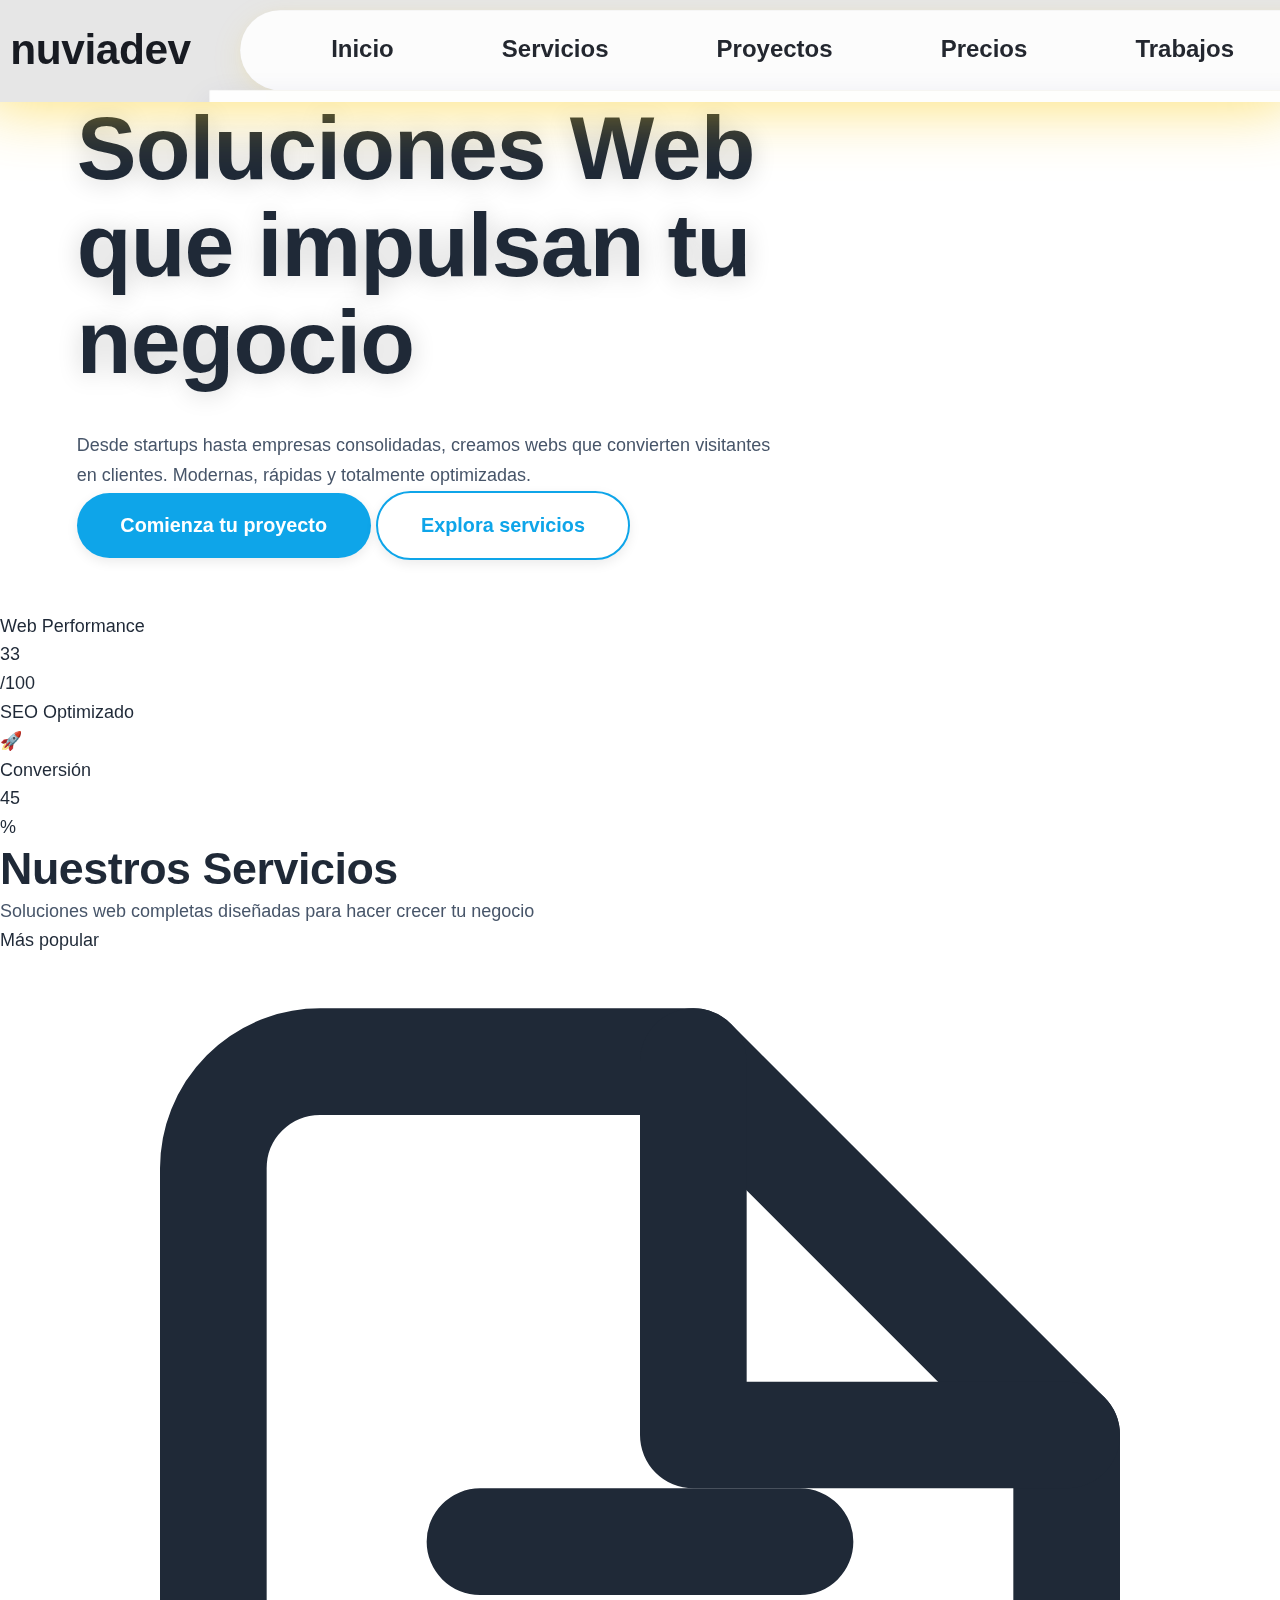
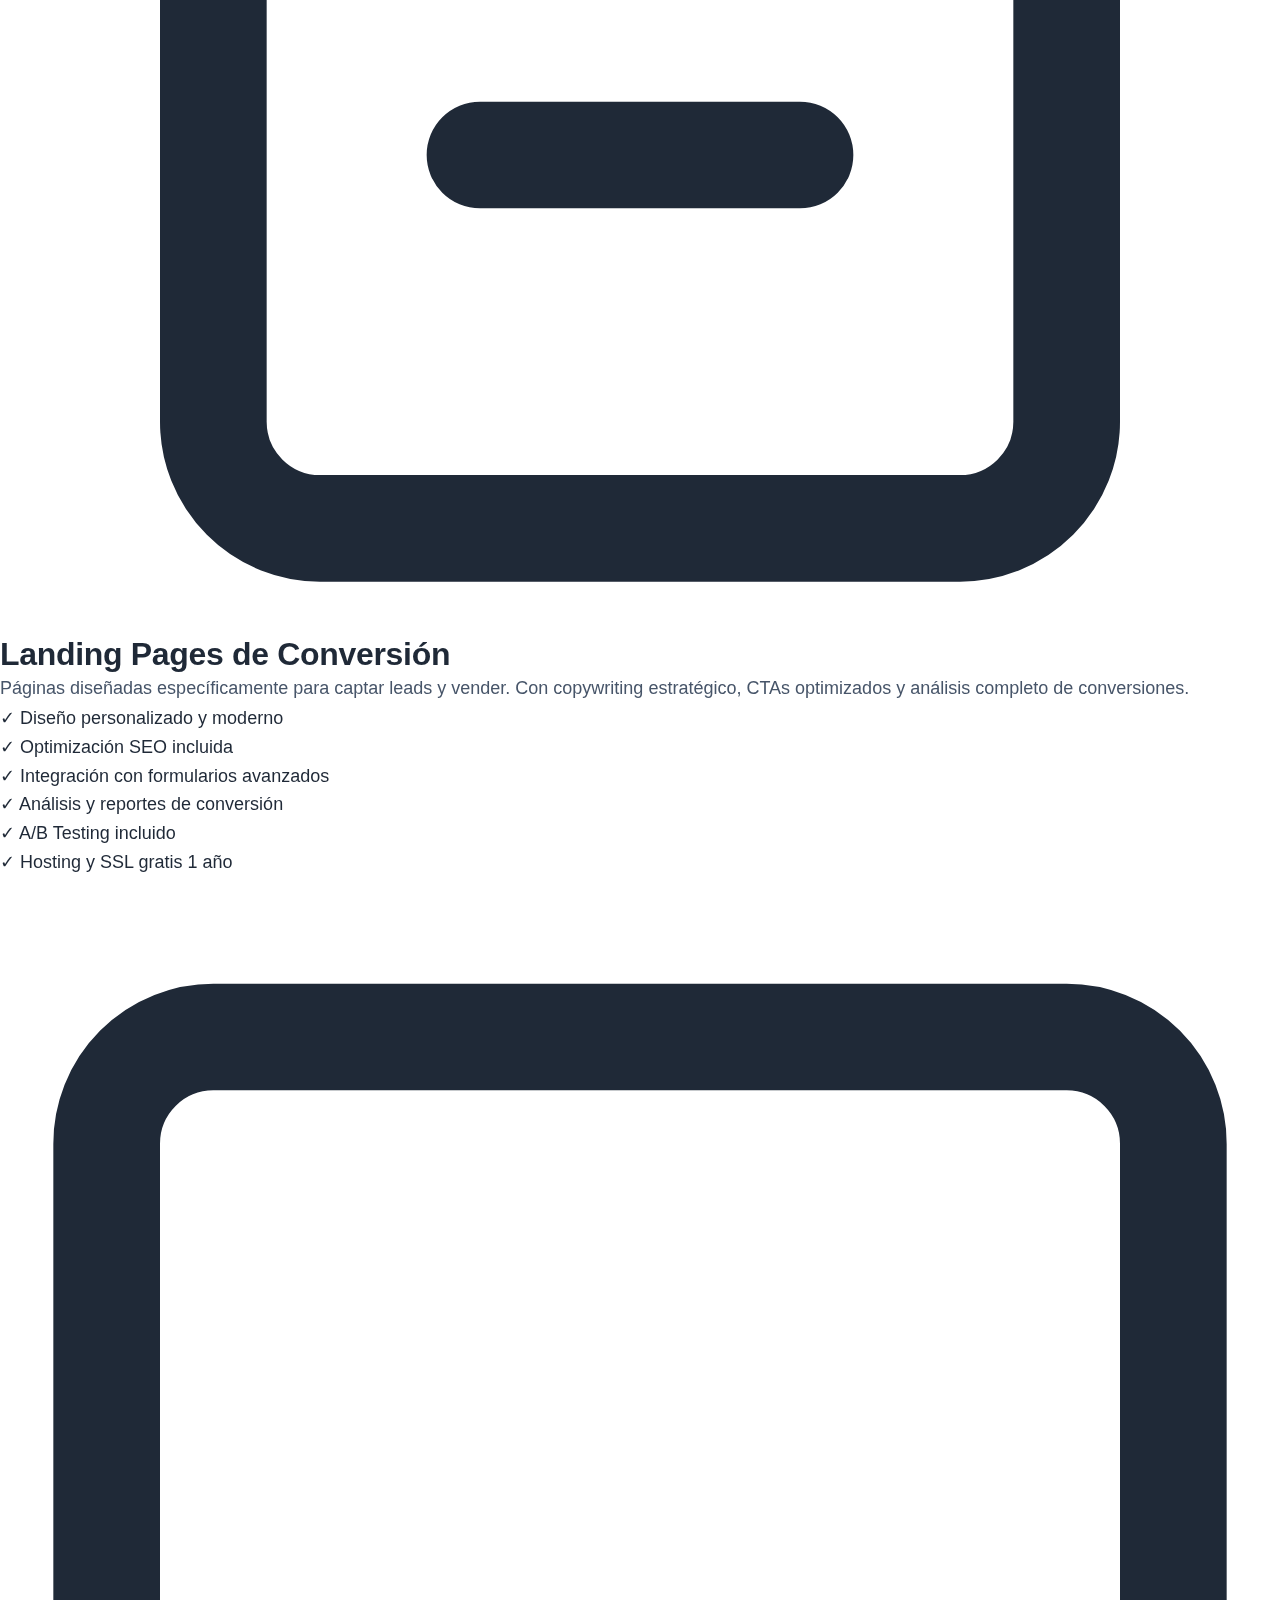
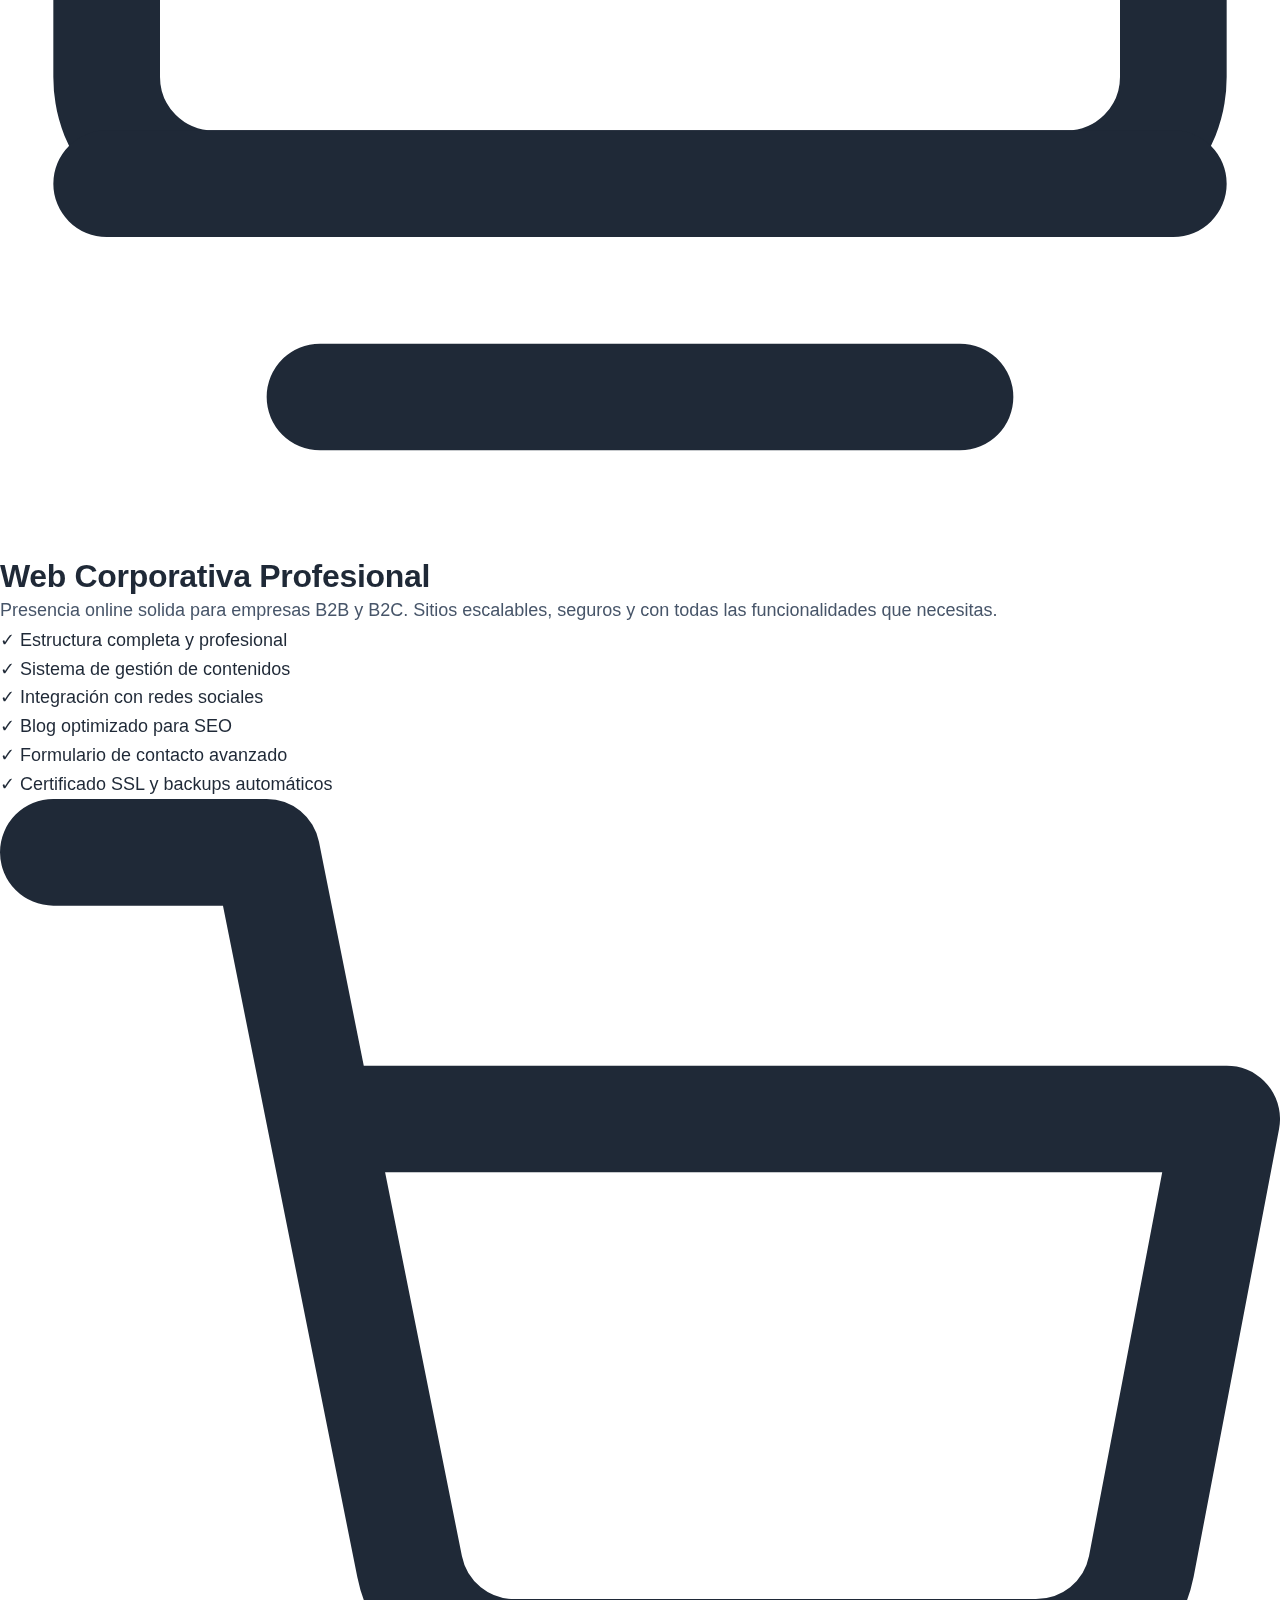
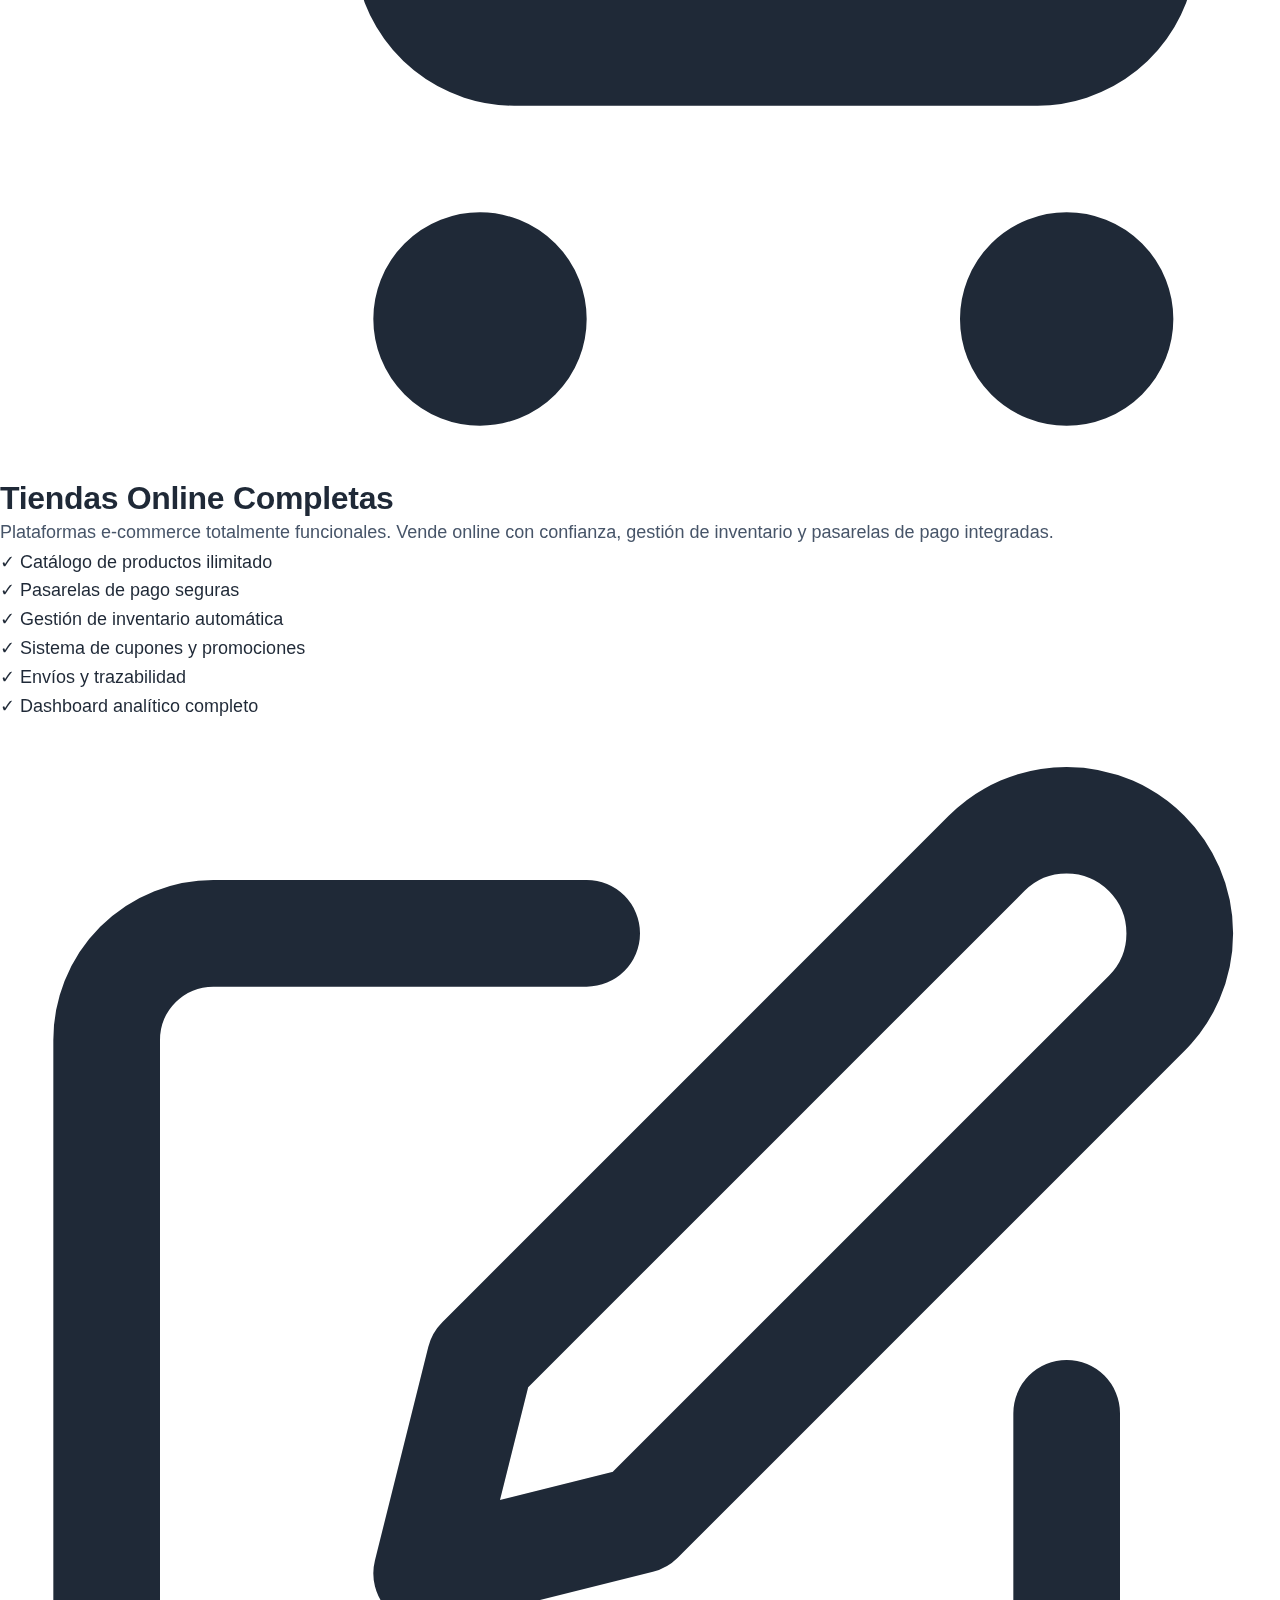
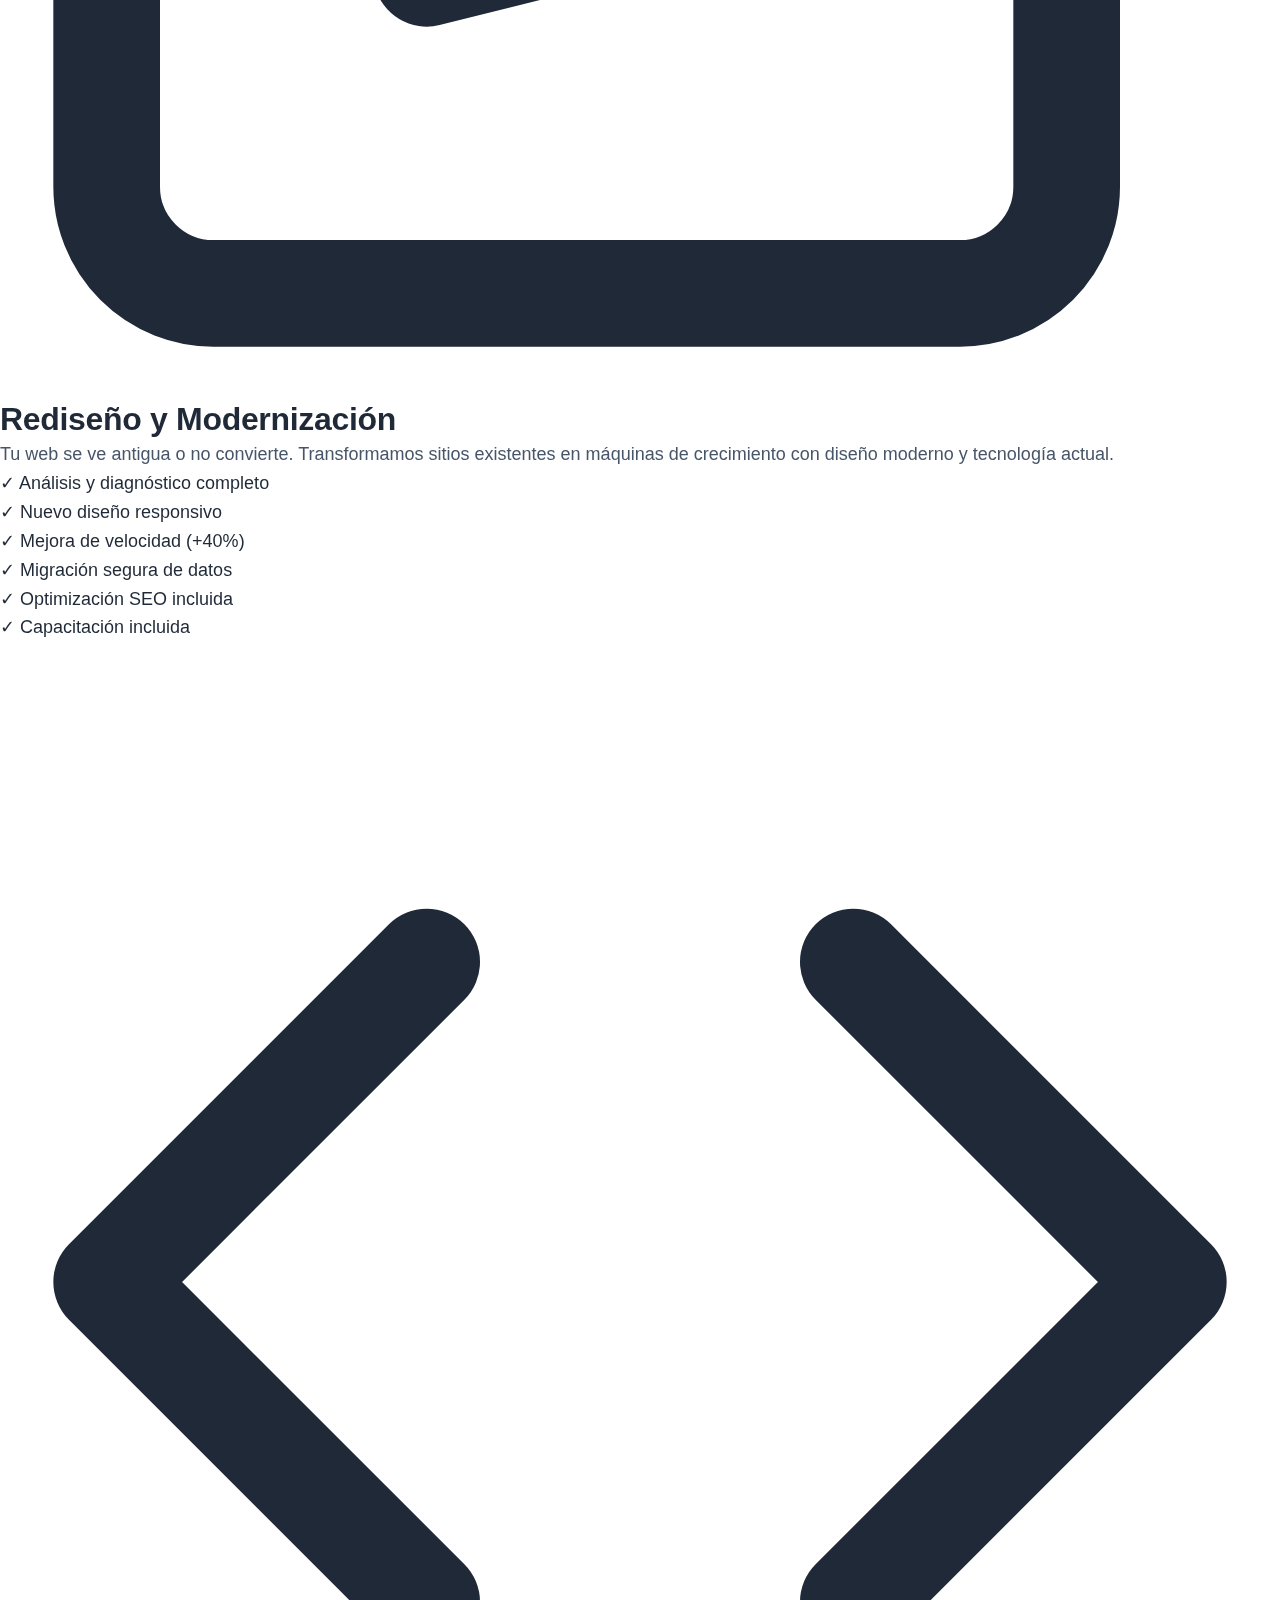
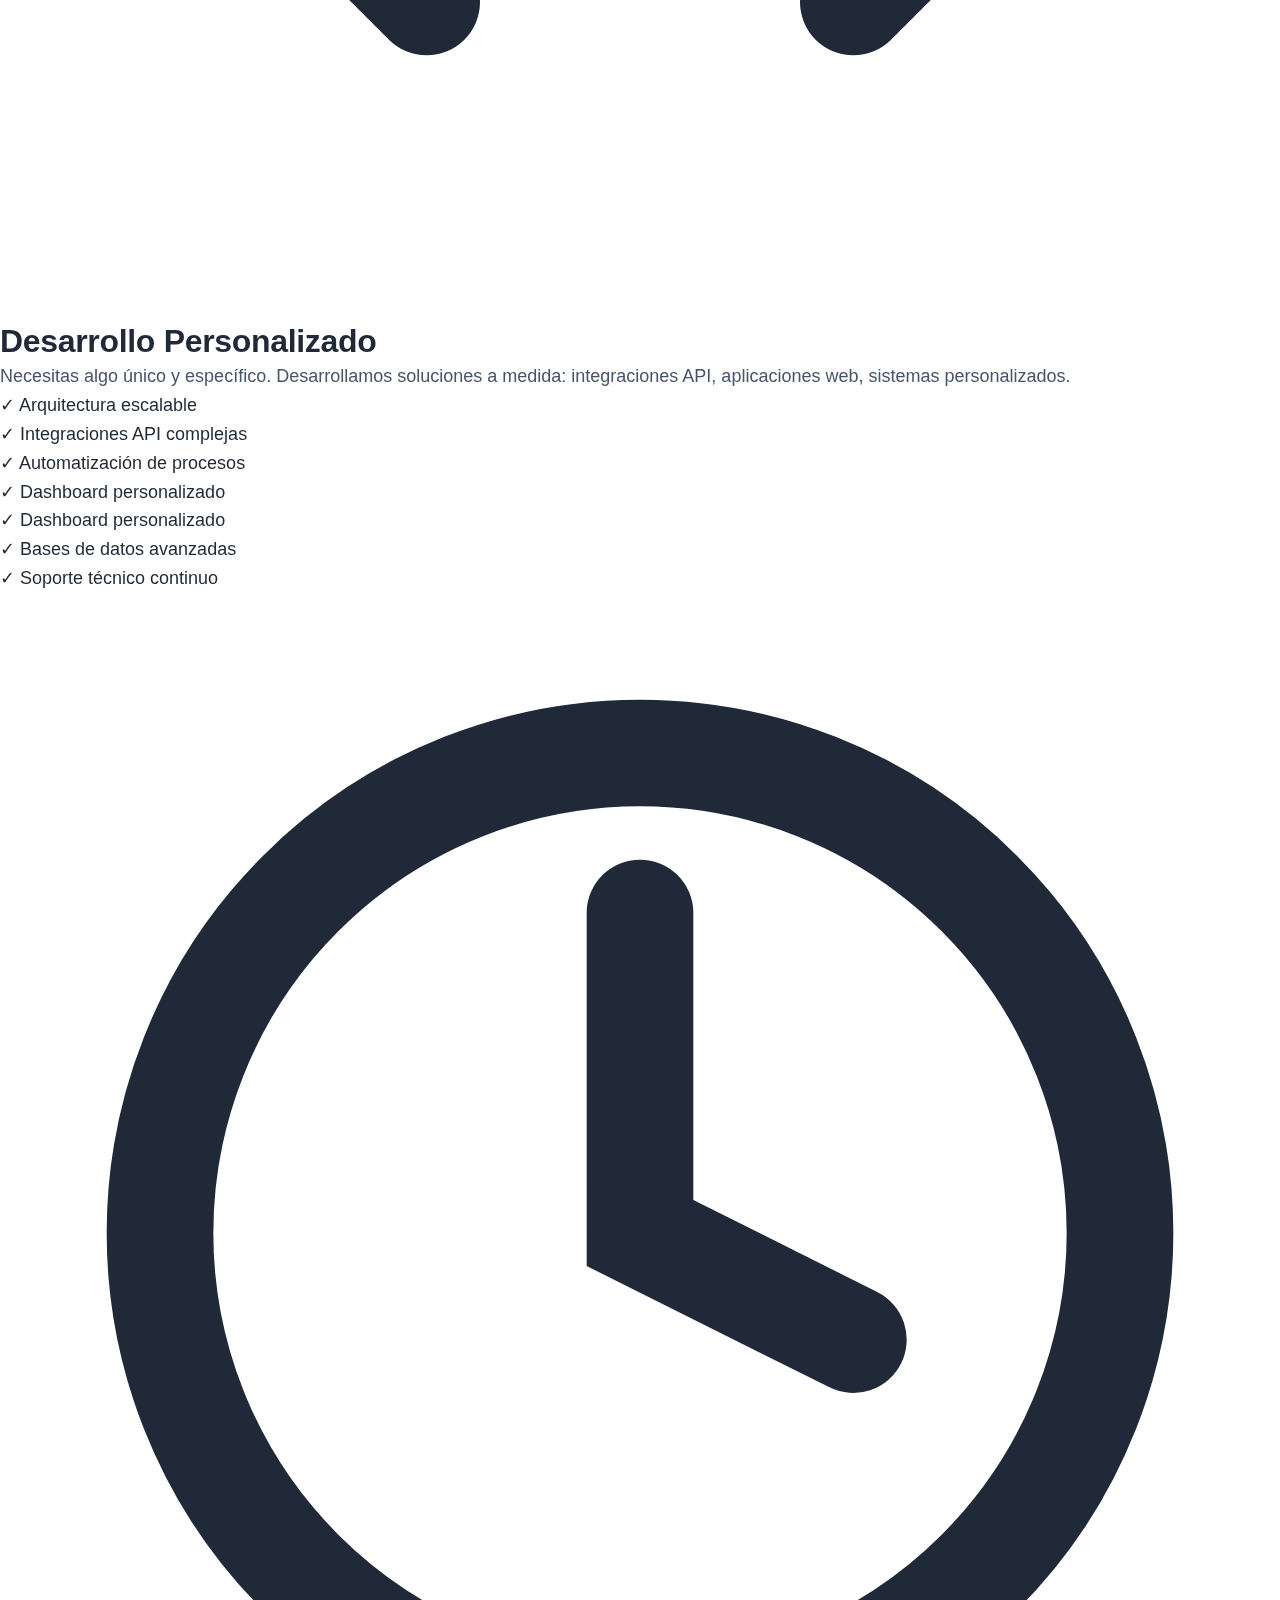
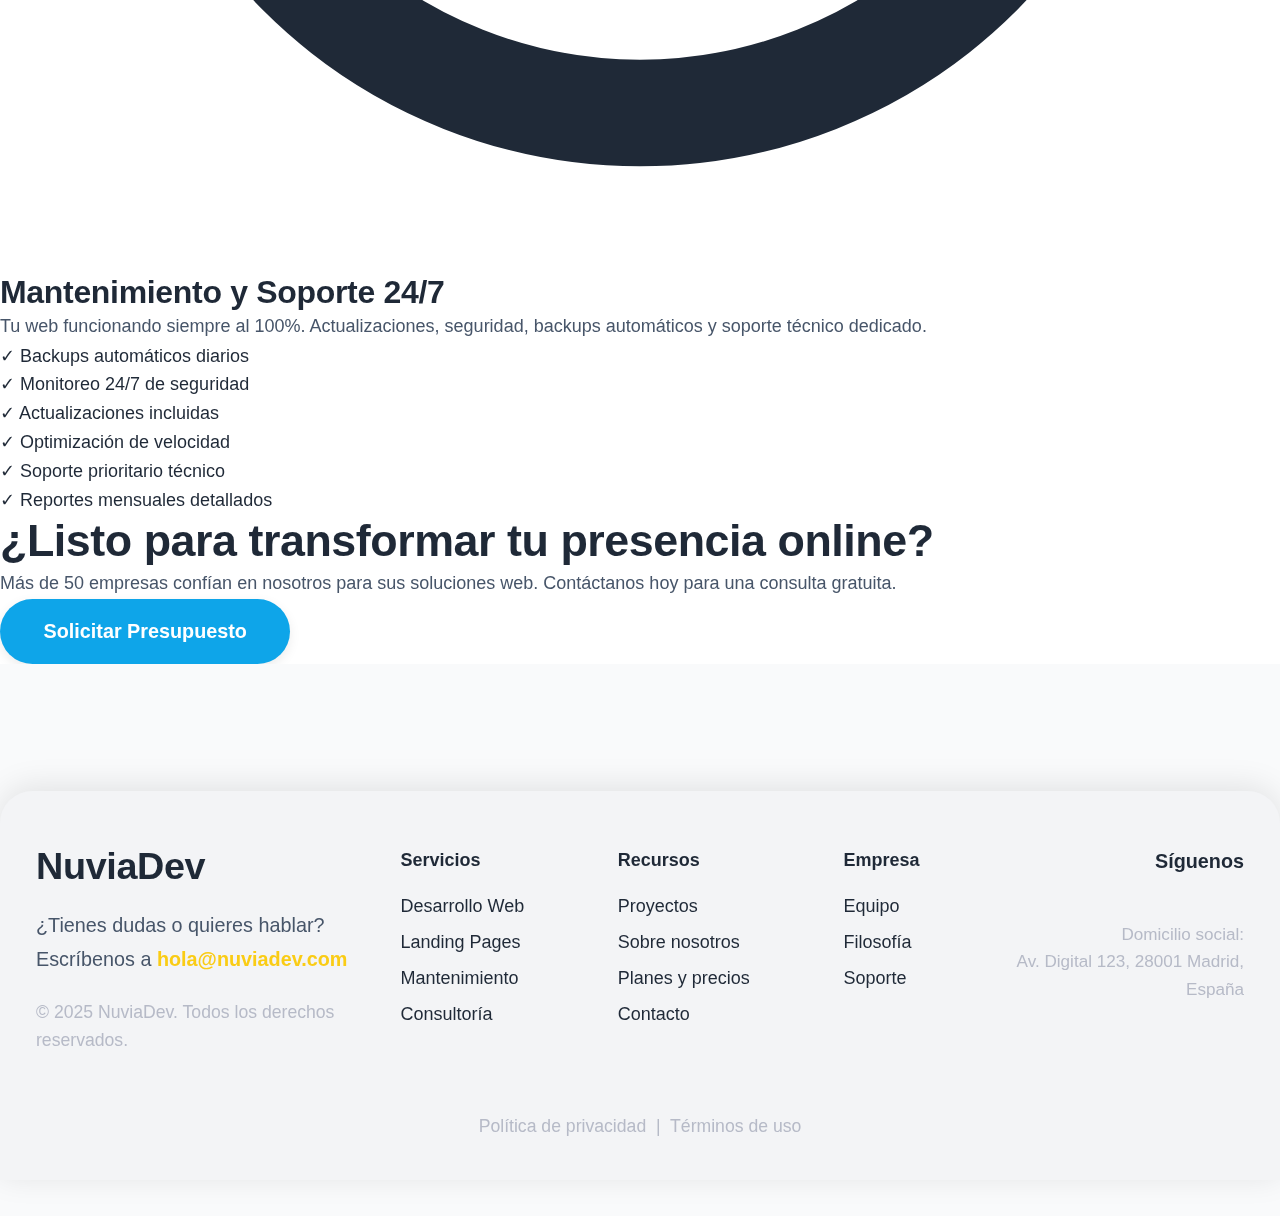
<file: servicios.html>
<!DOCTYPE html>
<html lang="es">
<head>
  <meta charset="UTF-8">
  <meta name="viewport" content="width=device-width, initial-scale=1.0">
  <title>Servicios | Nuviadev</title>
  <link rel="stylesheet" href="styles/base.css">
  <link rel="stylesheet" href="styles/layout.css">
  <link rel="stylesheet" href="styles/components.css">
  <link rel="stylesheet" href="styles/pages.css">
  <link rel="stylesheet" href="styles/pages/servicios.css">
</head>
<body>
  <header class="header" role="banner" style="background:#e6e6e6;padding:0;box-shadow:none;border:none;">
    <div style="display:flex;align-items:center;min-height:100px;width:100%;overflow-x:hidden;box-sizing:border-box;">
      <div class="header-logo" style="display:flex;align-items:center;min-width:220px;justify-content:flex-start;padding-left:2vw;">
        <a href="index.html" style="text-decoration:none;color:inherit;">
          <span style="font-family:'Space Grotesk',Outfit,sans-serif;font-weight:900;font-size:2.3rem;letter-spacing:-0.01em;line-height:1;color:#181b22;">nuviadev</span>
        </a>
      </div>
      <div class="container header-main" style="flex:1;display:flex;justify-content:center;align-items:center;padding-right:0;position:relative;">
        <nav class="header-nav" aria-label="Principal" style="flex:1;display:flex;justify-content:center;align-items:center;position:relative;">
          <ul class="header-nav-list" id="headerNavList" style="display:flex;align-items:center;gap:3em;background:rgba(255,255,255,0.85);padding:1.1em 3.5em;border-radius:2.7em;box-shadow:0 8px 32px 0 rgba(31,38,135,0.10),0 2px 12px rgba(31,38,135,0.06);margin:0 auto;list-style:none;backdrop-filter:blur(12px) saturate(180%);">
            <li><a href="index.html" style="font-weight:700;font-size:1.3rem;color:#23272f;padding:0.3em 1.1em;">Inicio</a></li>
            <li><a href="servicios.html" aria-current="page" style="font-weight:700;font-size:1.3rem;color:#23272f;padding:0.3em 1.1em;">Servicios</a></li>
            <li><a href="proyecto.html" style="font-weight:700;font-size:1.3rem;color:#23272f;padding:0.3em 1.1em;">Proyectos</a></li>
            <li><a href="planes.html" style="font-weight:700;font-size:1.3rem;color:#23272f;padding:0.3em 1.1em;">Precios</a></li>
            <li><a href="trabajos.html" style="font-weight:700;font-size:1.3rem;color:#23272f;padding:0.3em 1.1em;">Trabajos</a></li>
            <li><a href="contacto.html" style="font-weight:700;font-size:1.3rem;color:#23272f;padding:0.3em 1.1em;">Contacto</a></li>
          </ul>
          <button class="header-burger" id="headerBurger" aria-label="Abrir menú" aria-expanded="false" style="display:none;margin-left:1.5em;margin-right:1.5em;background:none;border:none;cursor:pointer;padding:0.5rem;appearance:none;-webkit-appearance:none;">
            <span class="burger-line" style="display:block;width:28px;height:3px;background:#181b22;border-radius:2px;margin:6px 0;transition:all 0.3s cubic-bezier(0.4, 0, 0.2, 1);"></span>
            <span class="burger-line" style="display:block;width:28px;height:3px;background:#181b22;border-radius:2px;margin:6px 0;transition:all 0.3s cubic-bezier(0.4, 0, 0.2, 1);"></span>
            <span class="burger-line" style="display:block;width:28px;height:3px;background:#181b22;border-radius:2px;margin:6px 0;transition:all 0.3s cubic-bezier(0.4, 0, 0.2, 1);"></span>
          </button>
        </nav>
        <div class="header-mobile-menu" id="headerMobileMenu">
          <ul style="list-style:none;margin:0;padding:0;">
            <li style="margin:0.75rem 0;"><a href="index.html" style="font-weight:700;font-size:1.1rem;color:#23272f;padding:0.75rem 1rem;display:block;border-radius:8px;transition:all 0.2s;">Inicio</a></li>
            <li style="margin:0.75rem 0;"><a href="servicios.html" style="font-weight:700;font-size:1.1rem;color:#23272f;padding:0.75rem 1rem;display:block;border-radius:8px;transition:all 0.2s;">Servicios</a></li>
            <li style="margin:0.75rem 0;"><a href="proyectos.html" style="font-weight:700;font-size:1.1rem;color:#23272f;padding:0.75rem 1rem;display:block;border-radius:8px;transition:all 0.2s;">Proyectos</a></li>
            <li style="margin:0.75rem 0;"><a href="planes.html" style="font-weight:700;font-size:1.1rem;color:#23272f;padding:0.75rem 1rem;display:block;border-radius:8px;transition:all 0.2s;">Precios</a></li>
            <li style="margin:0.75rem 0;"><a href="trabajos.html" style="font-weight:700;font-size:1.1rem;color:#23272f;padding:0.75rem 1rem;display:block;border-radius:8px;transition:all 0.2s;">Trabajos</a></li>
            <li style="margin:0.75rem 0;"><a href="contacto.html" style="font-weight:700;font-size:1.1rem;color:#23272f;padding:0.75rem 1rem;display:block;border-radius:8px;transition:all 0.2s;">Contacto</a></li>
          </ul>
        </div>
    </div>
  </header>
    <!-- Hero Section -->
    <section class="servicios-hero">
      <div class="hero-content">
        <h1 class="hero-title">Soluciones Web<br><span class="gradient-text">que impulsan tu negocio</span></h1>
        <p class="hero-subtitle">Desde startups hasta empresas consolidadas, creamos webs que convierten visitantes en clientes. Modernas, rápidas y totalmente optimizadas.</p>
        <div class="hero-cta">
          <a href="contacto.html" class="btn btn-primary">Comienza tu proyecto</a>
          <a href="#servicios-cards" class="btn btn-secondary">Explora servicios</a>
        </div>
      </div>
      <div class="hero-visual">
        <div class="floating-card card-1">
          <div class="card-header">Web Performance</div>
          <div class="card-value counter" data-target="100">0</div>
          <div class="card-unit">/100</div>
        </div>
        <div class="floating-card card-2">
          <div class="card-header">SEO Optimizado</div>
          <div class="card-icon-visual">🚀</div>
        </div>
        <div class="floating-card card-3">
          <div class="card-header">Conversión</div>
          <div class="card-value counter" data-target="250">0</div>
          <div class="card-unit">%</div>
        </div>
      </div>
    </section>

    <!-- Servicios Principales -->
    <section class="servicios-main" id="servicios-cards">
      <div class="section-header">
        <h2>Nuestros Servicios</h2>
        <p>Soluciones web completas diseñadas para hacer crecer tu negocio</p>
      </div>

      <div class="servicios-grid">
        <!-- Landing Pages Pro -->
        <div class="service-card premium">
          <div class="card-badge">Más popular</div>
          <div class="card-header-icon">
            <svg viewBox="0 0 24 24" fill="none" xmlns="http://www.w3.org/2000/svg">
              <path d="M13 2H6a2 2 0 0 0-2 2v16a2 2 0 0 0 2 2h12a2 2 0 0 0 2-2V9z" stroke="currentColor" stroke-width="2" stroke-linecap="round" stroke-linejoin="round"/>
              <polyline points="13 2 13 9 20 9" stroke="currentColor" stroke-width="2" stroke-linecap="round" stroke-linejoin="round"/>
              <path d="M9 15h6M9 11h6" stroke="currentColor" stroke-width="2" stroke-linecap="round" stroke-linejoin="round"/>
            </svg>
          </div>
          <h3>Landing Pages de Conversión</h3>
          <p class="card-description">Páginas diseñadas específicamente para captar leads y vender. Con copywriting estratégico, CTAs optimizados y análisis completo de conversiones.</p>
          <ul class="features-list">
            <li><span class="check">✓</span> Diseño personalizado y moderno</li>
            <li><span class="check">✓</span> Optimización SEO incluida</li>
            <li><span class="check">✓</span> Integración con formularios avanzados</li>
            <li><span class="check">✓</span> Análisis y reportes de conversión</li>
            <li><span class="check">✓</span> A/B Testing incluido</li>
            <li><span class="check">✓</span> Hosting y SSL gratis 1 año</li>
          </ul>
        </div>

        <!-- Web Corporativa -->
        <div class="service-card">
          <div class="card-header-icon">
            <svg viewBox="0 0 24 24" fill="none" xmlns="http://www.w3.org/2000/svg">
              <rect x="2" y="3" width="20" height="14" rx="2" stroke="currentColor" stroke-width="2"/>
              <path d="M2 17h20M6 21h12" stroke="currentColor" stroke-width="2" stroke-linecap="round"/>
            </svg>
          </div>
          <h3>Web Corporativa Profesional</h3>
          <p class="card-description">Presencia online solida para empresas B2B y B2C. Sitios escalables, seguros y con todas las funcionalidades que necesitas.</p>
          <ul class="features-list">
            <li><span class="check">✓</span> Estructura completa y profesional</li>
            <li><span class="check">✓</span> Sistema de gestión de contenidos</li>
            <li><span class="check">✓</span> Integración con redes sociales</li>
            <li><span class="check">✓</span> Blog optimizado para SEO</li>
            <li><span class="check">✓</span> Formulario de contacto avanzado</li>
            <li><span class="check">✓</span> Certificado SSL y backups automáticos</li>
          </ul>
        </div>

        <!-- E-commerce -->
        <div class="service-card">
          <div class="card-header-icon">
            <svg viewBox="0 0 24 24" fill="none" xmlns="http://www.w3.org/2000/svg">
              <circle cx="9" cy="21" r="1" stroke="currentColor" stroke-width="2"/>
              <circle cx="20" cy="21" r="1" stroke="currentColor" stroke-width="2"/>
              <path d="M1 1h4l2.68 13.39a2 2 0 0 0 2 1.61h9.72a2 2 0 0 0 2-1.61L23 6H6" stroke="currentColor" stroke-width="2" stroke-linecap="round" stroke-linejoin="round"/>
            </svg>
          </div>
          <h3>Tiendas Online Completas</h3>
          <p class="card-description">Plataformas e-commerce totalmente funcionales. Vende online con confianza, gestión de inventario y pasarelas de pago integradas.</p>
          <ul class="features-list">
            <li><span class="check">✓</span> Catálogo de productos ilimitado</li>
            <li><span class="check">✓</span> Pasarelas de pago seguras</li>
            <li><span class="check">✓</span> Gestión de inventario automática</li>
            <li><span class="check">✓</span> Sistema de cupones y promociones</li>
            <li><span class="check">✓</span> Envíos y trazabilidad</li>
            <li><span class="check">✓</span> Dashboard analítico completo</li>
          </ul>
        </div>

        <!-- Rediseño Web -->
        <div class="service-card">
          <div class="card-header-icon">
            <svg viewBox="0 0 24 24" fill="none" xmlns="http://www.w3.org/2000/svg">
              <path d="M11 4H4a2 2 0 0 0-2 2v14a2 2 0 0 0 2 2h14a2 2 0 0 0 2-2v-7" stroke="currentColor" stroke-width="2" stroke-linecap="round" stroke-linejoin="round"/>
              <path d="M18.5 2.5a2.121 2.121 0 0 1 3 3L12 15l-4 1 1-4 9.5-9.5z" stroke="currentColor" stroke-width="2" stroke-linecap="round" stroke-linejoin="round"/>
            </svg>
          </div>
          <h3>Rediseño y Modernización</h3>
          <p class="card-description">Tu web se ve antigua o no convierte. Transformamos sitios existentes en máquinas de crecimiento con diseño moderno y tecnología actual.</p>
          <ul class="features-list">
            <li><span class="check">✓</span> Análisis y diagnóstico completo</li>
            <li><span class="check">✓</span> Nuevo diseño responsivo</li>
            <li><span class="check">✓</span> Mejora de velocidad (+40%)</li>
            <li><span class="check">✓</span> Migración segura de datos</li>
            <li><span class="check">✓</span> Optimización SEO incluida</li>
            <li><span class="check">✓</span> Capacitación incluida</li>
          </ul>
        </div>

        <!-- Desarrollo Personalizado -->
        <div class="service-card">
          <div class="card-header-icon">
            <svg viewBox="0 0 24 24" fill="none" xmlns="http://www.w3.org/2000/svg">
              <polyline points="16 18 22 12 16 6" stroke="currentColor" stroke-width="2" stroke-linecap="round" stroke-linejoin="round"/>
              <polyline points="8 6 2 12 8 18" stroke="currentColor" stroke-width="2" stroke-linecap="round" stroke-linejoin="round"/>
            </svg>
          </div>
          <h3>Desarrollo Personalizado</h3>
          <p class="card-description">Necesitas algo único y específico. Desarrollamos soluciones a medida: integraciones API, aplicaciones web, sistemas personalizados.</p>
          <ul class="features-list">
            <li><span class="check">✓</span> Arquitectura escalable</li>
            <li><span class="check">✓</span> Integraciones API complejas</li>
            <li><span class="check">✓</span> Automatización de procesos</li>
            <li><span class="check">✓</span> Dashboard personalizado</li>
            <li><span class="check">✓</span> Dashboard personalizado</li>
            <li><span class="check">✓</span> Bases de datos avanzadas</li>
            <li><span class="check">✓</span> Soporte técnico continuo</li>
          </ul>
        </div>
        <!-- Mantenimiento y Soporte -->
        <div class="service-card">
          <div class="card-header-icon">
            <svg viewBox="0 0 24 24" fill="none" xmlns="http://www.w3.org/2000/svg">
              <circle cx="12" cy="12" r="9" stroke="currentColor" stroke-width="2"/>
              <path d="M12 6v6l4 2" stroke="currentColor" stroke-width="2" stroke-linecap="round"/>
            </svg>
          </div>
          <h3>Mantenimiento y Soporte 24/7</h3>
          <p class="card-description">Tu web funcionando siempre al 100%. Actualizaciones, seguridad, backups automáticos y soporte técnico dedicado.</p>
          <ul class="features-list">
            <li><span class="check">✓</span> Backups automáticos diarios</li>
            <li><span class="check">✓</span> Monitoreo 24/7 de seguridad</li>
            <li><span class="check">✓</span> Actualizaciones incluidas</li>
            <li><span class="check">✓</span> Optimización de velocidad</li>
            <li><span class="check">✓</span> Soporte prioritario técnico</li>
            <li><span class="check">✓</span> Reportes mensuales detallados</li>
          </ul>
        </div>
      </div>
    </section>

    <!-- CTA Section -->
    <section class="servicios-cta">
      <div class="cta-content">
        <h2>¿Listo para transformar tu presencia online?</h2>
        <p>Más de 50 empresas confían en nosotros para sus soluciones web. Contáctanos hoy para una consulta gratuita.</p>
        <a href="contacto.html" class="btn btn-large">Solicitar Presupuesto</a>
      </div>
    </section>
  </main>
  <footer class="footer">
  <footer class="footer" role="contentinfo" style="margin-top:4rem;padding:0;background:var(--surface-2);color:var(--ink);border-radius:32px 32px 0 0;box-shadow:0 -4px 32px rgba(0,0,0,0.10);">
    <div class="footer-main" style="display:flex;flex-wrap:wrap;justify-content:space-between;align-items:flex-start;gap:2.5rem;padding:3rem 2rem 2rem 2rem;max-width:1280px;margin:0 auto;">
      <div style="flex:1 1 260px;min-width:220px;">
        <div style="font-family:'Space Grotesk',Outfit,sans-serif;font-weight:900;font-size:2.1rem;letter-spacing:-0.01em;line-height:1.1;margin-bottom:1.2rem;">NuviaDev</div>
        <p style="font-size:1.1rem;margin-bottom:1.2rem;max-width:320px;">¿Tienes dudas o quieres hablar? <br> Escríbenos a <a href="mailto:hola@nuviadev.com" style="color:#facc15;font-weight:700;">hola@nuviadev.com</a></p>
        <div style="font-size:0.98rem;color:#b6bac7;">© 2025 NuviaDev. Todos los derechos reservados.</div>
      </div>
      <div style="flex:2 1 400px;display:flex;flex-wrap:wrap;gap:2.5rem;justify-content:space-between;">
        <div>
          <div style="font-weight:700;margin-bottom:0.7em;">Servicios</div>
          <ul style="list-style:none;padding:0;margin:0;line-height:2;">
            <li><a href="servicios.html" style="color:inherit;">Desarrollo Web</a></li>
            <li><a href="servicios.html" style="color:inherit;">Landing Pages</a></li>
            <li><a href="servicios.html" style="color:inherit;">Mantenimiento</a></li>
            <li><a href="servicios.html" style="color:inherit;">Consultoría</a></li>
          </ul>
        </div>
        <div>
          <div style="font-weight:700;margin-bottom:0.7em;">Recursos</div>
          <ul style="list-style:none;padding:0;margin:0;line-height:2;">
            <li><a href="proyectos.html" style="color:inherit;">Proyectos</a></li>
            <li><a href="sobre.html" style="color:inherit;">Sobre nosotros</a></li>
            <li><a href="planes.html" style="color:inherit;">Planes y precios</a></li>
            <li><a href="contacto.html" style="color:inherit;">Contacto</a></li>
          </ul>
        </div>
        <div>
          <div style="font-weight:700;margin-bottom:0.7em;">Empresa</div>
          <ul style="list-style:none;padding:0;margin:0;line-height:2;">
            <li><a href="sobre.html" style="color:inherit;">Equipo</a></li>
            <li><a href="sobre.html" style="color:inherit;">Filosofía</a></li>
            <li><a href="contacto.html" style="color:inherit;">Soporte</a></li>
          </ul>
        </div>
      </div>
      <div style="flex:1 1 220px;min-width:180px;display:flex;flex-direction:column;align-items:flex-end;gap:1.2em;">
        <div style="font-size:1.1rem;font-weight:700;">Síguenos</div>
        <div style="display:flex;gap:1.2em;">
          <a href="https://www.linkedin.com/company/nuviadev" target="_blank" rel="noopener" aria-label="LinkedIn" style="color:#facc15;font-size:1.6rem;"><!-- SVG --></a>
          <a href="https://github.com/nuviadev" target="_blank" rel="noopener" aria-label="GitHub" style="color:#facc15;font-size:1.6rem;"><!-- SVG --></a>
        </div>
        <div style="font-size:0.95rem;color:#b6bac7;text-align:right;">Domicilio social:<br>Av. Digital 123, 28001 Madrid, España</div>
      </div>
    </div>
    <div class="footer-bottom" style="text-align:center;padding:1.2rem 2rem 2.2rem 2rem;font-size:0.98rem;color:#b6bac7;">
      <span>Política de privacidad</span> &nbsp;|&nbsp; <span>Términos de uso</span>
    </div>
  </footer>
  <script type="module" src="/scripts/core.js"></script>
  <script type="module" src="/scripts/nav.js"></script>
  <script type="module" src="/scripts/header-nav.js"></script>
  <script type="module" src="/scripts/scroll.js"></script>
  <script type="module" src="/scripts/forms.js"></script>
  <script src="/scripts/servicios.js"></script>
  <script>
    // CONTADOR DIRECTO - TEST
    (function() {
      function animateCounters() {
        console.log('[COUNTER-TEST] Iniciando animación de contadores');
        const counters = document.querySelectorAll('.counter');
        console.log('[COUNTER-TEST] Elementos encontrados:', counters.length);
        
        counters.forEach((counter, idx) => {
          const target = parseInt(counter.getAttribute('data-target')) || 0;
          console.log(`[COUNTER-TEST] Counter ${idx}: target=${target}, current=${counter.textContent}`);
          
          if (target === 0) return;
          
          let current = 0;
          const step = target / 60;
          const timer = setInterval(() => {
            current += step;
            if (current >= target) {
              counter.textContent = target;
              clearInterval(timer);
              console.log(`[COUNTER-TEST] Counter ${idx} completado: ${target}`);
            } else {
              counter.textContent = Math.floor(current);
            }
          }, 50);
        });
      }
      
      // Esperar a que el DOM esté completamente listo
      if (document.readyState === 'loading') {
        document.addEventListener('DOMContentLoaded', animateCounters);
      } else {
        setTimeout(animateCounters, 500);
      }
    })();
  </script>
</body>
</html>
</file>
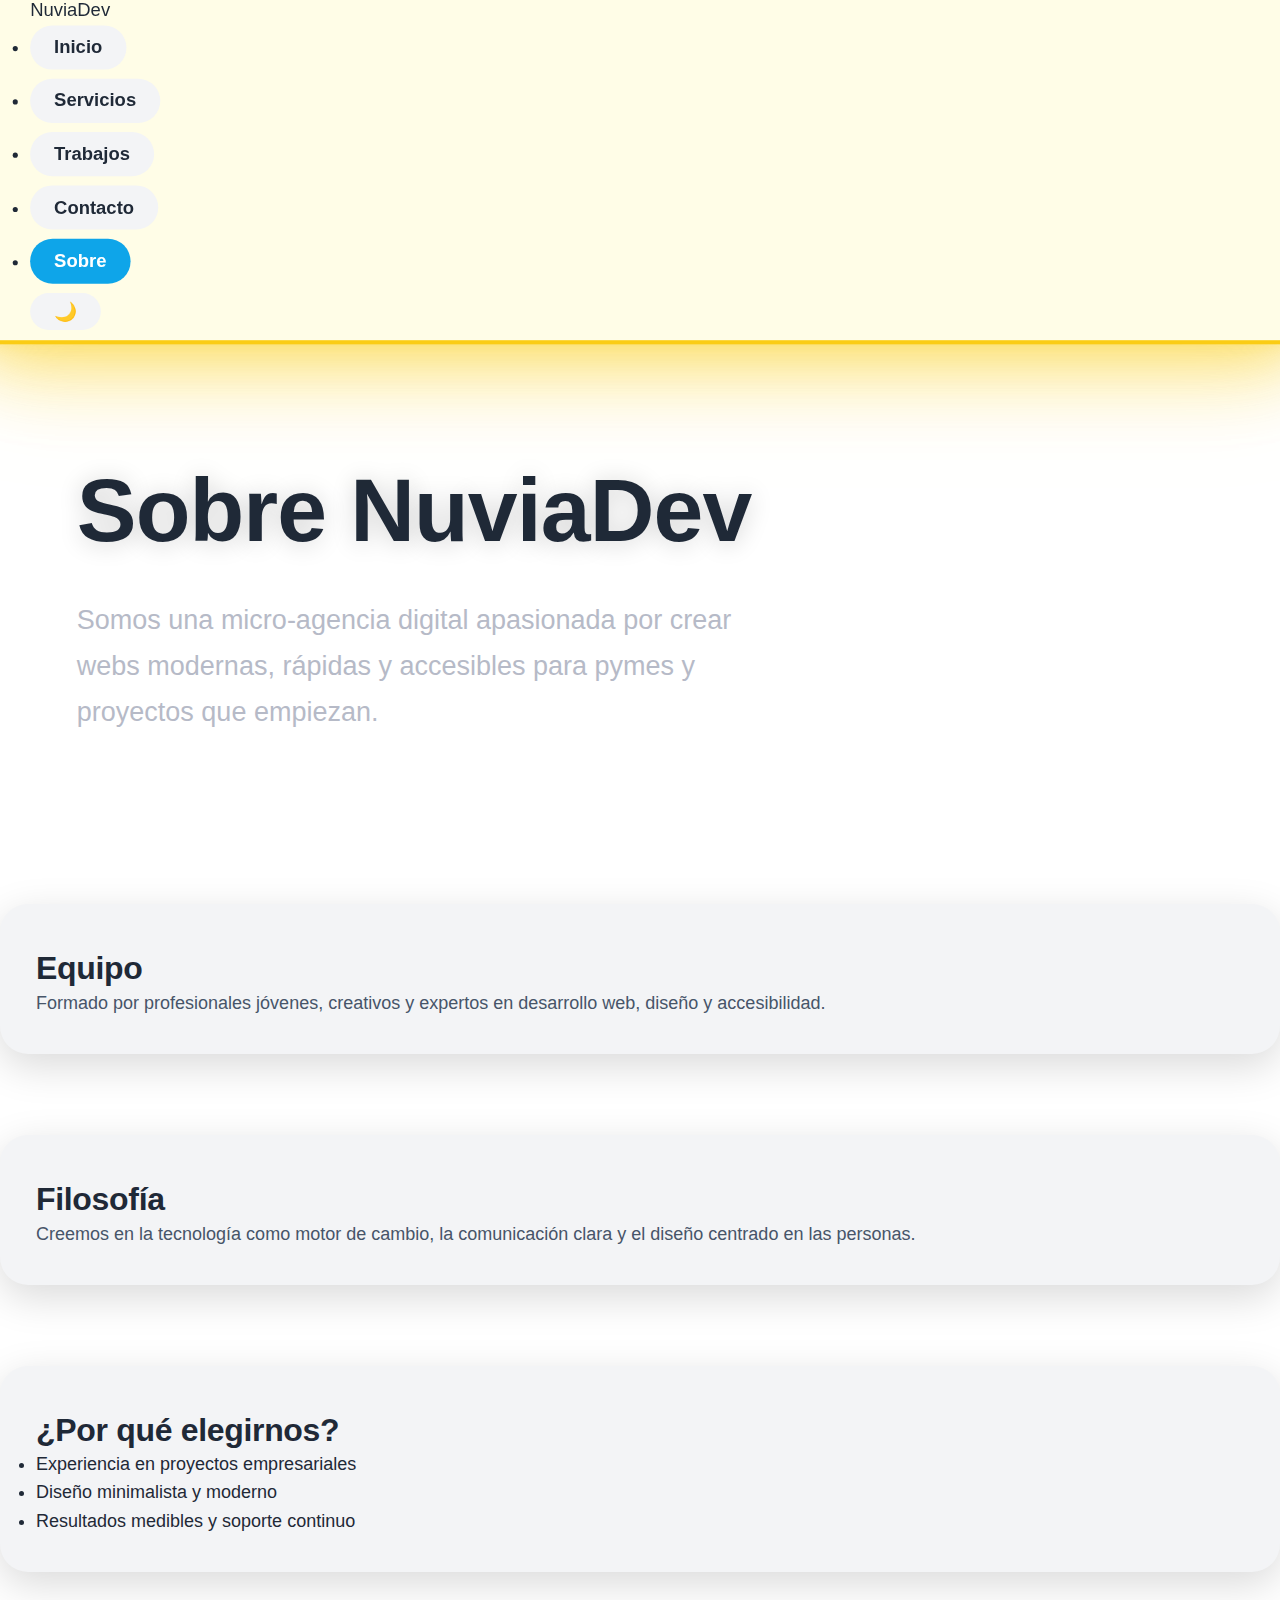
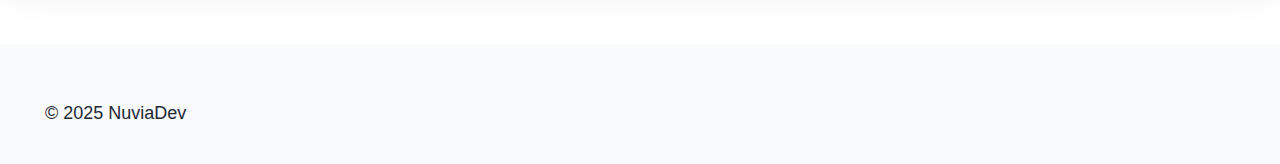
<file: sobre.html>
<!DOCTYPE html>
<html lang="es">
<head>
  <meta charset="UTF-8">
  <meta name="viewport" content="width=device-width, initial-scale=1">
  <title>Sobre nosotros | NuviaDev</title>
  <meta name="description" content="Sobre NuviaDev: equipo, valores y filosofía.">
  <link rel="icon" href="/favicon.ico">
  <link rel="stylesheet" href="/styles/base.css">
  <link rel="stylesheet" href="/styles/layout.css">
  <link rel="stylesheet" href="/styles/components.css">
  <link rel="stylesheet" href="/styles/pages.css">
</head>
<body>
  <header class="header" role="banner">
    <nav class="container" aria-label="Principal">
      <div class="logo">NuviaDev</div>
      <ul class="nav" role="list">
        <li><a class="chip" href="index.html">Inicio</a></li>
        <li><a class="chip" href="servicios.html">Servicios</a></li>
        <li><a class="chip" href="trabajos.html">Trabajos</a></li>
        <li><a class="chip" href="contacto.html">Contacto</a></li>
        <li><a class="chip active" href="sobre.html" aria-current="page">Sobre</a></li>
      </ul>
      <button class="chip btn-ghost" id="theme-toggle" aria-label="Cambiar tema">🌙</button>
      <button class="menu-toggle btn-ghost" aria-label="Abrir menú"><span></span><span></span><span></span></button>
    </nav>
  </header>
  <main class="main container">
    <section class="hero" style="min-height:unset;padding:3rem 0 2rem 0;">
      <div class="hero-content">
        <h1 class="hero-title">Sobre NuviaDev</h1>
        <p class="hero-desc">Somos una micro-agencia digital apasionada por crear webs modernas, rápidas y accesibles para pymes y proyectos que empiezan.</p>
      </div>
    </section>
    <section class="grid" style="margin-top:2rem;">
      <div class="card-xl">
        <h3>Equipo</h3>
        <p>Formado por profesionales jóvenes, creativos y expertos en desarrollo web, diseño y accesibilidad.</p>
      </div>
      <div class="card-xl">
        <h3>Filosofía</h3>
        <p>Creemos en la tecnología como motor de cambio, la comunicación clara y el diseño centrado en las personas.</p>
      </div>
      <div class="card-xl">
        <h3>¿Por qué elegirnos?</h3>
        <ul>
          <li>Experiencia en proyectos empresariales</li>
          <li>Diseño minimalista y moderno</li>
          <li>Resultados medibles y soporte continuo</li>
        </ul>
      </div>
    </section>
  </main>
  <footer class="footer" role="contentinfo">
    <div class="container">© 2025 NuviaDev</div>
  </footer>
  <script type="module" src="/scripts/core.js"></script>
  <script type="module" src="/scripts/nav.js"></script>
  <script type="module" src="/scripts/scroll.js"></script>
  <script type="module" src="/scripts/forms.js"></script>
</body>
</html>
</file>
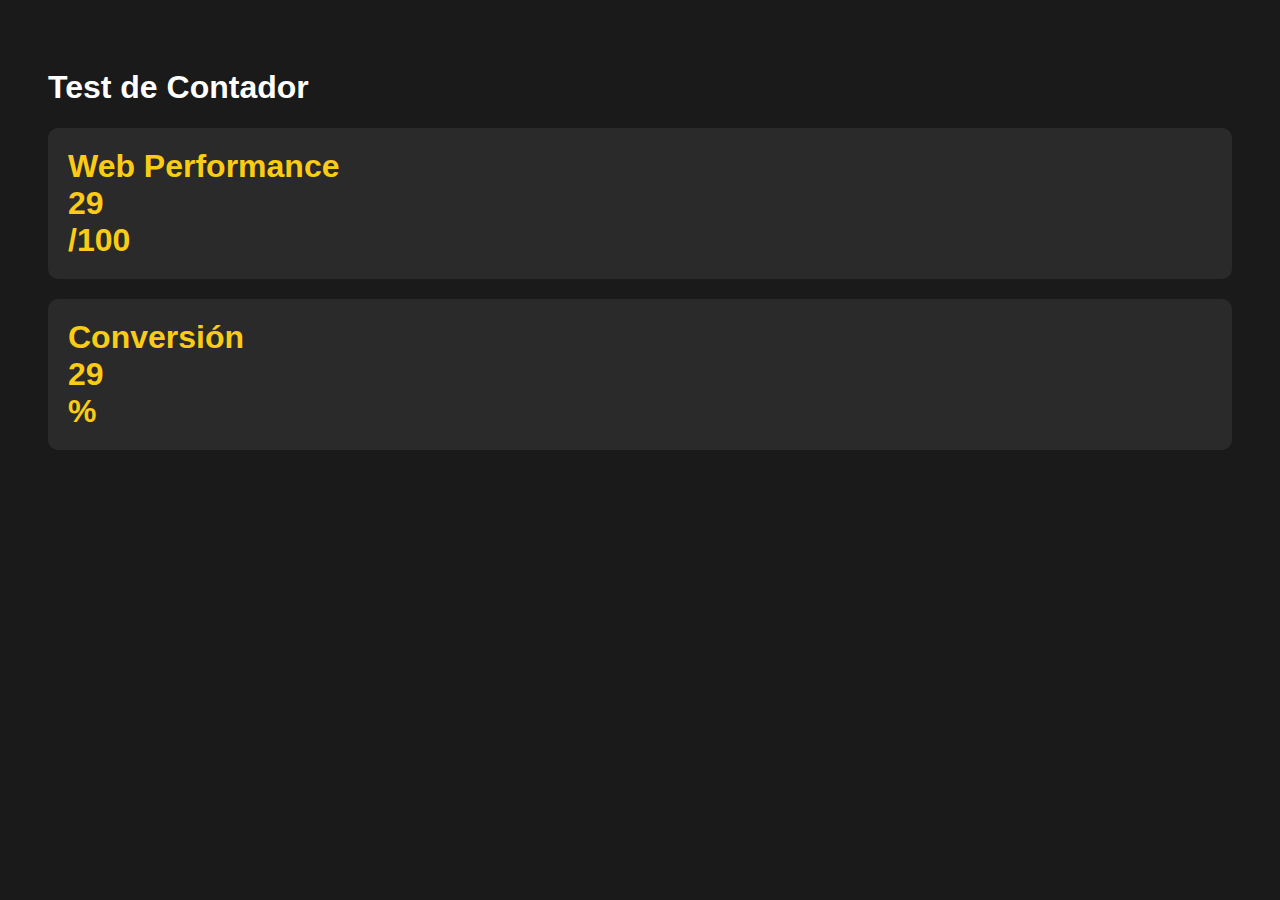
<file: test-contador.html>
<!DOCTYPE html>
<html lang="es">
<head>
  <meta charset="UTF-8">
  <meta name="viewport" content="width=device-width, initial-scale=1.0">
  <title>Test Contador</title>
  <style>
    body {
      font-family: Arial, sans-serif;
      background: #1a1a1a;
      color: #fff;
      padding: 40px;
    }
    .counter-test {
      background: #2a2a2a;
      padding: 20px;
      border-radius: 10px;
      margin: 20px 0;
      font-size: 32px;
      font-weight: bold;
      color: #facc15;
    }
  </style>
</head>
<body>
  <h1>Test de Contador</h1>
  <div class="counter-test">
    <div>Web Performance</div>
    <div class="counter" data-target="100">0</div>
    <div>/100</div>
  </div>
  
  <div class="counter-test">
    <div>Conversión</div>
    <div class="counter" data-target="250">0</div>
    <div>%</div>
  </div>

  <script>
    console.log('Test script loaded');
    
    function testCounter() {
      const counters = document.querySelectorAll('.counter');
      console.log('Counters found:', counters.length);
      
      counters.forEach((counter, index) => {
        const target = counter.getAttribute('data-target');
        const value = parseInt(target);
        console.log(`Counter ${index}: target=${target}, value=${value}`);
        
        let current = 0;
        const interval = setInterval(() => {
          current++;
          counter.textContent = current;
          
          if (current >= value) {
            clearInterval(interval);
            counter.textContent = value;
          }
        }, 20);
      });
    }
    
    window.addEventListener('load', testCounter);
    
    // Also try immediately
    setTimeout(testCounter, 100);
  </script>
</body>
</html>
</file>
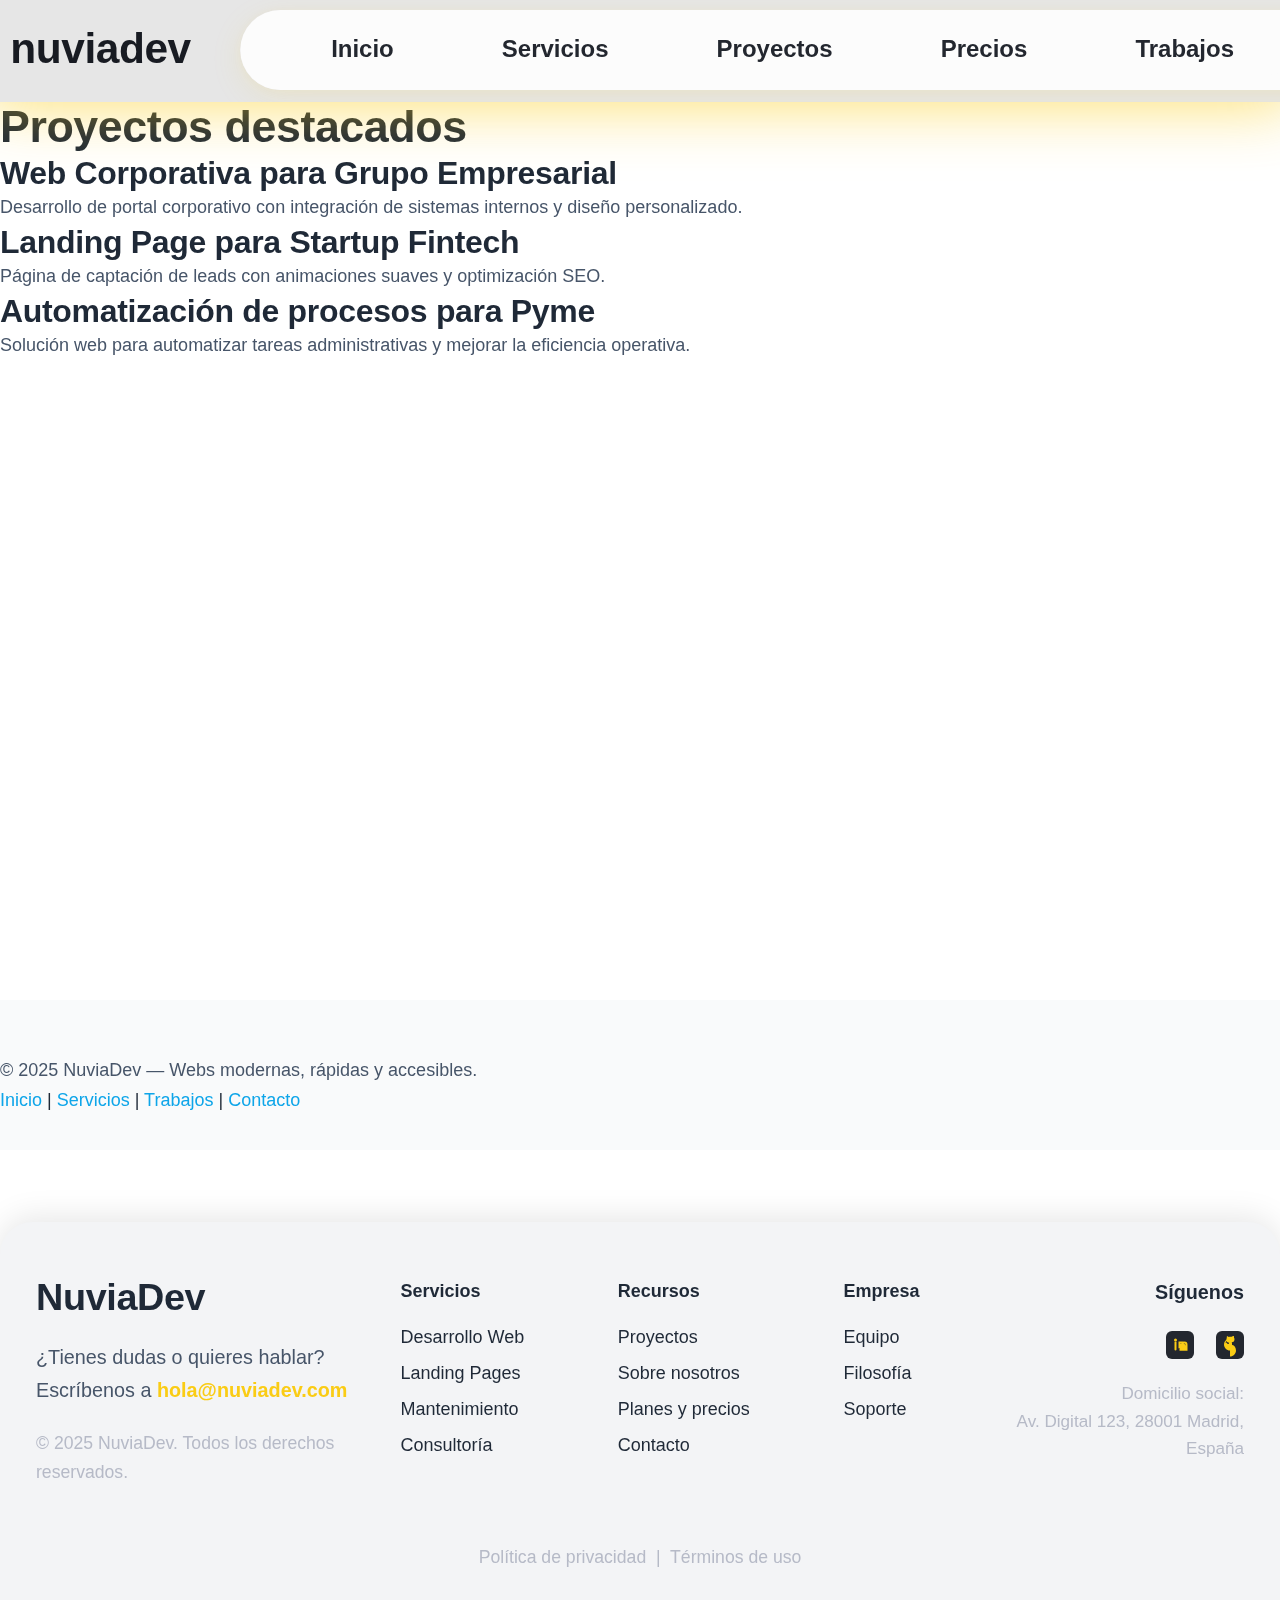
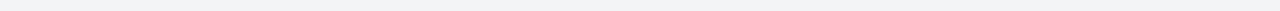
<file: trabajos.html>
<!DOCTYPE html>
<html lang="es">
<head>
  <meta charset="UTF-8">
  <meta name="viewport" content="width=device-width, initial-scale=1.0">
  <title>Trabajos | Nuviadev</title>
  <link rel="stylesheet" href="styles/base.css">
  <link rel="stylesheet" href="styles/layout.css">
  <link rel="stylesheet" href="styles/components.css">
  <link rel="stylesheet" href="styles/pages.css">
  <link rel="stylesheet" href="styles/pages/trabajos.css">
</head>
<body>
  <header class="header" role="banner" style="background:#e6e6e6;padding:0;box-shadow:none;border:none;">
    <div style="display:flex;align-items:center;min-height:100px;width:100%;overflow-x:hidden;box-sizing:border-box;">
      <div class="header-logo" style="display:flex;align-items:center;min-width:220px;justify-content:flex-start;padding-left:2vw;">
        <a href="index.html" style="text-decoration:none;color:inherit;">
          <span style="font-family:'Space Grotesk',Outfit,sans-serif;font-weight:900;font-size:2.3rem;letter-spacing:-0.01em;line-height:1;color:#181b22;">nuviadev</span>
        </a>
      </div>
      <div class="container header-main" style="flex:1;display:flex;justify-content:center;align-items:center;padding-right:0;position:relative;">
        <nav class="header-nav" aria-label="Principal" style="flex:1;display:flex;justify-content:center;align-items:center;position:relative;">
          <ul class="header-nav-list" id="headerNavList" style="display:flex;align-items:center;gap:3em;background:rgba(255,255,255,0.85);padding:1.1em 3.5em;border-radius:2.7em;box-shadow:0 8px 32px 0 rgba(31,38,135,0.10),0 2px 12px rgba(31,38,135,0.06);margin:0 auto;list-style:none;backdrop-filter:blur(12px) saturate(180%);">
            <li><a href="index.html" style="font-weight:700;font-size:1.3rem;color:#23272f;padding:0.3em 1.1em;">Inicio</a></li>
            <li><a href="servicios.html" style="font-weight:700;font-size:1.3rem;color:#23272f;padding:0.3em 1.1em;">Servicios</a></li>
            <li><a href="#proyectos" style="font-weight:700;font-size:1.3rem;color:#23272f;padding:0.3em 1.1em;">Proyectos</a></li>
            <li><a href="#precios" style="font-weight:700;font-size:1.3rem;color:#23272f;padding:0.3em 1.1em;">Precios</a></li>
            <li><a href="trabajos.html" aria-current="page" style="font-weight:700;font-size:1.3rem;color:#23272f;padding:0.3em 1.1em;">Trabajos</a></li>
            <li><a href="contacto.html" style="font-weight:700;font-size:1.3rem;color:#23272f;padding:0.3em 1.1em;">Contacto</a></li>
          </ul>
          <button class="header-burger" id="headerBurger" aria-label="Abrir menú" aria-expanded="false" style="display:none;margin-left:1.5em;margin-right:1.5em;background:none;border:none;cursor:pointer;padding:0.5rem;appearance:none;-webkit-appearance:none;">
            <span class="burger-line" style="display:block;width:28px;height:3px;background:#181b22;border-radius:2px;margin:6px 0;transition:all 0.3s cubic-bezier(0.4, 0, 0.2, 1);"></span>
            <span class="burger-line" style="display:block;width:28px;height:3px;background:#181b22;border-radius:2px;margin:6px 0;transition:all 0.3s cubic-bezier(0.4, 0, 0.2, 1);"></span>
            <span class="burger-line" style="display:block;width:28px;height:3px;background:#181b22;border-radius:2px;margin:6px 0;transition:all 0.3s cubic-bezier(0.4, 0, 0.2, 1);"></span>
          </button>
        </nav>
        <div class="header-mobile-menu" id="headerMobileMenu" style="display:none;position:absolute;top:100%;left:0;right:0;width:100%;background:rgba(255,255,255,0.95);backdrop-filter:blur(12px);border-bottom:1px solid rgba(0,0,0,0.08);padding:1.5rem;box-shadow:0 12px 32px rgba(31,38,135,0.12);box-sizing:border-box;">
          <ul style="list-style:none;margin:0;padding:0;">
            <li style="margin:0.75rem 0;"><a href="index.html" style="font-weight:700;font-size:1.1rem;color:#23272f;padding:0.75rem 1rem;display:block;border-radius:8px;transition:all 0.2s;">Inicio</a></li>
            <li style="margin:0.75rem 0;"><a href="servicios.html" style="font-weight:700;font-size:1.1rem;color:#23272f;padding:0.75rem 1rem;display:block;border-radius:8px;transition:all 0.2s;">Servicios</a></li>
            <li style="margin:0.75rem 0;"><a href="#proyectos" style="font-weight:700;font-size:1.1rem;color:#23272f;padding:0.75rem 1rem;display:block;border-radius:8px;transition:all 0.2s;">Proyectos</a></li>
            <li style="margin:0.75rem 0;"><a href="#precios" style="font-weight:700;font-size:1.1rem;color:#23272f;padding:0.75rem 1rem;display:block;border-radius:8px;transition:all 0.2s;">Precios</a></li>
            <li style="margin:0.75rem 0;"><a href="trabajos.html" style="font-weight:700;font-size:1.1rem;color:#23272f;padding:0.75rem 1rem;display:block;border-radius:8px;transition:all 0.2s;">Trabajos</a></li>
            <li style="margin:0.75rem 0;"><a href="contacto.html" style="font-weight:700;font-size:1.1rem;color:#23272f;padding:0.75rem 1rem;display:block;border-radius:8px;transition:all 0.2s;">Contacto</a></li>
          </ul>
        </div>
    </div>
  </header>
  <main class="main-root">
    <section class="trabajos" id="trabajos">
      <h2>Proyectos destacados</h2>
      <div class="trabajos-grid">
        <div class="trabajo-card">
          <h3>Web Corporativa para Grupo Empresarial</h3>
          <p>Desarrollo de portal corporativo con integración de sistemas internos y diseño personalizado.</p>
        </div>
        <div class="trabajo-card">
          <h3>Landing Page para Startup Fintech</h3>
          <p>Página de captación de leads con animaciones suaves y optimización SEO.</p>
        </div>
        <div class="trabajo-card">
          <h3>Automatización de procesos para Pyme</h3>
          <p>Solución web para automatizar tareas administrativas y mejorar la eficiencia operativa.</p>
        </div>
      </div>
    </section>
  </main>
  <footer class="footer">
    <div class="footer-content">
      <p>© 2025 NuviaDev — Webs modernas, rápidas y accesibles.</p>
      <nav class="footer-nav">
        <a href="index.html">Inicio</a> |
        <a href="servicios.html">Servicios</a> |
        <a href="trabajos.html">Trabajos</a> |
        <a href="contacto.html">Contacto</a>
      </nav>
    </div>
  </footer>
  <script src="main.js"></script>
</body>
      <footer class="footer" role="contentinfo" style="margin-top:4rem;padding:0;background:var(--surface-2);color:var(--ink);border-radius:32px 32px 0 0;box-shadow:0 -4px 32px rgba(0,0,0,0.10);">
        <div class="footer-main" style="display:flex;flex-wrap:wrap;justify-content:space-between;align-items:flex-start;gap:2.5rem;padding:3rem 2rem 2rem 2rem;max-width:1280px;margin:0 auto;">
          <div style="flex:1 1 260px;min-width:220px;">
            <div style="font-family:'Space Grotesk',Outfit,sans-serif;font-weight:900;font-size:2.1rem;letter-spacing:-0.01em;line-height:1.1;margin-bottom:1.2rem;">NuviaDev</div>
            <p style="font-size:1.1rem;margin-bottom:1.2rem;max-width:320px;">¿Tienes dudas o quieres hablar? <br> Escríbenos a <a href="mailto:hola@nuviadev.com" style="color:#facc15;font-weight:700;">hola@nuviadev.com</a></p>
            <div style="font-size:0.98rem;color:#b6bac7;">© 2025 NuviaDev. Todos los derechos reservados.</div>
          </div>
          <div style="flex:2 1 400px;display:flex;flex-wrap:wrap;gap:2.5rem;justify-content:space-between;">
            <div>
              <div style="font-weight:700;margin-bottom:0.7em;">Servicios</div>
              <ul style="list-style:none;padding:0;margin:0;line-height:2;">
                <li><a href="servicios.html" style="color:inherit;">Desarrollo Web</a></li>
                <li><a href="servicios.html" style="color:inherit;">Landing Pages</a></li>
                <li><a href="servicios.html" style="color:inherit;">Mantenimiento</a></li>
                <li><a href="servicios.html" style="color:inherit;">Consultoría</a></li>
              </ul>
            </div>
            <div>
              <div style="font-weight:700;margin-bottom:0.7em;">Recursos</div>
              <ul style="list-style:none;padding:0;margin:0;line-height:2;">
                <li><a href="trabajos.html" style="color:inherit;">Proyectos</a></li>
                <li><a href="sobre.html" style="color:inherit;">Sobre nosotros</a></li>
                <li><a href="planes.html" style="color:inherit;">Planes y precios</a></li>
                <li><a href="contacto.html" style="color:inherit;">Contacto</a></li>
              </ul>
            </div>
            <div>
              <div style="font-weight:700;margin-bottom:0.7em;">Empresa</div>
              <ul style="list-style:none;padding:0;margin:0;line-height:2;">
                <li><a href="sobre.html" style="color:inherit;">Equipo</a></li>
                <li><a href="sobre.html" style="color:inherit;">Filosofía</a></li>
                <li><a href="contacto.html" style="color:inherit;">Soporte</a></li>
              </ul>
            </div>
          </div>
          <div style="flex:1 1 220px;min-width:180px;display:flex;flex-direction:column;align-items:flex-end;gap:1.2em;">
            <div style="font-size:1.1rem;font-weight:700;">Síguenos</div>
            <div style="display:flex;gap:1.2em;">
              <a href="https://www.linkedin.com/company/nuviadev" target="_blank" rel="noopener" aria-label="LinkedIn" style="color:#facc15;font-size:1.6rem;"><svg width="28" height="28" fill="none" viewBox="0 0 28 28"><rect width="28" height="28" rx="6" fill="#23272f"/><path d="M9.5 11.5v7" stroke="#facc15" stroke-width="2" stroke-linecap="round"/><circle cx="9.5" cy="9" r="1.5" fill="#facc15"/><path d="M13.5 15.5V11.5h3v1.2c.4-.7 1.2-1.2 2-1.2 1.1 0 2 1 2 2.2v5h-2v-4c0-.6-.4-1-1-1s-1 .4-1 1v4h-2v-4z" stroke="#facc15" stroke-width="2" stroke-linecap="round"/></svg></a>
              <a href="https://github.com/nuviadev" target="_blank" rel="noopener" aria-label="GitHub" style="color:#facc15;font-size:1.6rem;"><svg width="28" height="28" fill="none" viewBox="0 0 28 28"><rect width="28" height="28" rx="6" fill="#23272f"/><path d="M14 19.5c-3.3 0-6-2.7-6-6 0-2.6 1.7-4.8 4.1-5.7.3-.1.4.1.4.3v1.2c-1.7-.4-2.1.8-2.1.8-.3.7-.7.9-.7.9-.6.4 0 .4 0 .4.7 0 1.1.7 1.1.7.6 1.1 1.6.8 2 .6.1-.4.2-.7.4-.9-1.4-.2-2.9-.7-2.9-3.1 0-.7.2-1.2.6-1.7-.1-.2-.3-.8.1-1.7 0 0 .5-.2 1.7.6.5-.1 1.1-.2 1.7-.2s1.2.1 1.7-.2c1.2-.8 1.7-.6 1.7-.6.4.9.2 1.5.1 1.7.4.5.6 1 .6 1.7 0 2.4-1.5 2.9-2.9 3.1.2.2.4.5.4.9v1.3c0 .2.1.4.4.3C18.3 14.3 20 16.5 20 19.5c0 3.3-2.7 6-6 6z" fill="#facc15"/></svg></a>
            </div>
            <div style="font-size:0.95rem;color:#b6bac7;text-align:right;">Domicilio social:<br>Av. Digital 123, 28001 Madrid, España</div>
          </div>
        </div>
        <div class="footer-bottom" style="text-align:center;padding:1.2rem 2rem 2.2rem 2rem;font-size:0.98rem;color:#b6bac7;">
          <span>Política de privacidad</span> &nbsp;|&nbsp; <span>Términos de uso</span>
        </div>
      </footer>
  <script type="module" src="/scripts/core.js"></script>
  <script type="module" src="/scripts/nav.js"></script>
  <script type="module" src="/scripts/header-nav.js"></script>
  <script type="module" src="/scripts/scroll.js"></script>
  <script type="module" src="/scripts/forms.js"></script>
</body>
</html>
</file>
<file: nuvia-dev-site/css/layout.css>
/* layout.css */

/* CSS Grid and Flexbox Layouts */

/* Container for the main layout */
.container {
    max-width: 1200px;
    margin: 0 auto;
    padding: 0 15px;
}

/* Flexbox for header and footer */
.header, .footer {
    display: flex;
    justify-content: space-between;
    align-items: center;
}

/* Grid layout for services and projects */
.grid {
    display: grid;
    grid-template-columns: repeat(auto-fill, minmax(300px, 1fr));
    gap: 20px;
}

/* Responsive adjustments */
@media (max-width: 768px) {
    .header, .footer {
        flex-direction: column;
        align-items: flex-start;
    }

    .grid {
        grid-template-columns: 1fr;
    }
}

/* Utility classes for spacing */
.mt-20 {
    margin-top: 20px;
}

.mb-20 {
    margin-bottom: 20px;
}

.p-20 {
    padding: 20px;
}
</file>
<file: nuvia-dev-site/css/components.css>
/* 
 * components.css - Componentes reutilizables
 * Ubicación: /css/components.css
 *
 * Contiene componentes inspirados en uiverse.io/elements:
 * - Botones con microinteracciones
 * - Cards con hover effects
 * - Loaders animados
 */

/* Botón CTA con microinteracción - Inspirado en uiverse.io/buttons/glowing-action */
.btn {
    display: inline-flex;
    align-items: center;
    justify-content: center;
    padding: 0.875rem 1.75rem;
    font-size: 1rem;
    font-weight: 600;
    text-align: center;
    text-decoration: none;
    border-radius: 0.5rem;
    transition: all 0.3s cubic-bezier(0.4, 0, 0.2, 1);
    position: relative;
    overflow: hidden;
    z-index: 1;
}

.btn::before {
    content: '';
    position: absolute;
    top: 0;
    left: 0;
    width: 0;
    height: 100%;
    background: rgba(255, 255, 255, 0.1);
    transition: width 0.3s ease;
    z-index: -1;
}

.btn-primary {
    background-color: var(--primary-color);
    color: #fff;
}

.btn-primary:hover {
    background-color: var(--primary-color-dark);
    transform: translateY(-2px);
    box-shadow: 0 5px 15px rgba(0, 123, 255, 0.3);
}

.btn-primary:hover::before {
    width: 100%;
}

/* Card styles */
.card {
    background-color: #fff;
    border: 1px solid #e0e0e0;
    border-radius: 8px;
    padding: 20px;
    box-shadow: 0 2px 5px rgba(0, 0, 0, 0.1);
    transition: all 0.3s ease;
    opacity: 0;
    transform: translateY(20px);
    animation: slideInFromBottom 0.8s ease-out forwards;
    backdrop-filter: blur(10px);
}

.card:hover {
    transform: translateY(-5px);
}

/* Navigation styles */
.navbar {
    display: flex;
    justify-content: space-between;
    align-items: center;
    padding: 15px;
    background-color: var(--navbar-background);
}

.navbar a {
    color: var(--navbar-link-color);
    text-decoration: none;
    padding: 10px;
}

.navbar a:hover {
    color: var(--navbar-link-hover-color);
}

/* Testimonial styles */
.testimonial {
    font-style: italic;
    margin: 20px 0;
    border-left: 4px solid var(--primary-color);
    padding-left: 15px;
}

/* Utility classes */
.text-center {
    text-align: center;
}

.mb-20 {
    margin-bottom: 20px;
}
</file>
<file: nuvia-dev-site/css/utils.css>
/nuvia-dev-site/nuvia-dev-site/css/utils.css

/* Utility classes for common styling needs */

/* Margin and Padding Utilities */
.m-0 { margin: 0; }
.m-1 { margin: 0.25rem; }
.m-2 { margin: 0.5rem; }
.m-3 { margin: 1rem; }
.m-4 { margin: 1.5rem; }
.m-5 { margin: 3rem; }

.p-0 { padding: 0; }
.p-1 { padding: 0.25rem; }
.p-2 { padding: 0.5rem; }
.p-3 { padding: 1rem; }
.p-4 { padding: 1.5rem; }
.p-5 { padding: 3rem; }

/* Text Utilities */
.text-center { text-align: center; }
.text-left { text-align: left; }
.text-right { text-align: right; }

.font-bold { font-weight: bold; }
.font-italic { font-style: italic; }

/* Display Utilities */
.d-none { display: none; }
.d-block { display: block; }
.d-flex { display: flex; }

/* Flex Utilities */
.flex-row { display: flex; flex-direction: row; }
.flex-column { display: flex; flex-direction: column; }
.align-center { align-items: center; }
.justify-center { justify-content: center; }

/* Background Utilities */
.bg-light { background-color: #f8f9fa; }
.bg-dark { background-color: #343a40; }
.bg-primary { background-color: #007bff; }

/* Responsive Utilities */
@media (max-width: 768px) {
    .d-sm-none { display: none; }
    .d-sm-block { display: block; }
}
</file>
<file: styles/layout.css>
/* Efectos para header sticky y hover */
.header {
  position: sticky;
  top: 0;
  z-index: 20;
  width: 100%;
  background: #e6e6e6;
  border-bottom: 1px solid rgba(255,255,255,0.06);
  transition: box-shadow 0.85s cubic-bezier(.22,1,.36,1), background 0.7s cubic-bezier(.22,1,.36,1), transform 0.85s cubic-bezier(.22,1,.36,1), filter 0.85s cubic-bezier(.22,1,.36,1);
  box-shadow: 0 2px 16px 0 rgba(250,204,21,0.10);
}

.header > div {
  position: relative;
}

.header.scrolled {
  background: #fffbe8;
  box-shadow: 0 12px 48px 0 rgba(250,204,21,0.22), 0 4px 24px 0 rgba(250,204,21,0.10);
}
.header:hover {
  background: #fffde7;
  box-shadow: 0 0 0 4px #facc15, 0 24px 80px 0 rgba(250,204,21,0.32), 0 2px 16px 0 rgba(250,204,21,0.18);
  transform: scale(1.025);
  filter: drop-shadow(0 0 32px #facc15aa);
  z-index: 30;
}
.header-nav-list li a {
  transition: color 0.2s, background 0.2s, box-shadow 0.2s;
}
.header-nav-list li a:hover {
  background: #facc15;
  color: #181b22;
  box-shadow: 0 2px 16px 0 rgba(250,204,21,0.18);
}
/* layout.css: header, footer, grid, contenedores */
/* Eliminado .header.nav--compact y fondo oscuro para coherencia visual */
.container {
  max-width: 1280px;
  margin: 0 auto;
  padding: 0 2.5rem;
  width: 100%;
}
.main {
  min-height: 60vh;
  padding: 4rem 0 2rem 0;
  width: 100%;
}
.main-root {
  width: 100%;
  min-height: 100vh;
  display: flex;
  flex-direction: column;
}
.footer {
  background: var(--surface-1);
  color: var(--ink);
  padding: 3rem 0 2rem 0;
  border-top: 1px solid rgba(255,255,255,0.06);
  width: 100%;
}
.grid {
  display: grid;
  gap: 2.5rem;
  width: 100%;
}

/* Media Queries para Responsive */
@media (max-width: 1024px) {
  .container { padding: 0 1.5rem; }
  .header-nav-list { gap: 1.5em !important; }
  .header-nav-list li a { font-size: 1.1rem !important; padding: 0.3em 0.8em !important; }
}

@media (max-width: 768px) {
  html { font-size: 16px; }
  .container { padding: 0 1rem; }
  .header-logo span { font-size: 1.8rem !important; }
  .header-nav-list { 
    gap: 0.8em !important;
    padding: 0.8em 1.5em !important;
    flex-wrap: wrap;
    justify-content: center;
  }
  .header-nav-list li a { font-size: 1rem !important; padding: 0.2em 0.6em !important; }
  .header-burger { display: inline-flex !important; }
  .main { padding: 2rem 0 1rem 0; }
  .grid { gap: 1.5rem; }
}

/* Hamburguesa menu para mobile */
.header-mobile-menu {
  position: absolute !important;
  top: 100% !important;
  left: 0 !important;
  right: 0 !important;
  width: 100% !important;
  background: rgba(255, 255, 255, 0.95) !important;
  backdrop-filter: blur(12px);
  border-bottom: 1px solid rgba(0, 0, 0, 0.08);
  padding: 1.5rem;
  box-shadow: 0 12px 32px rgba(31, 38, 135, 0.12);
  box-sizing: border-box;
  z-index: 25;
  max-height: 400px;
  overflow-y: auto;
  animation: slideDown 0.3s cubic-bezier(0.4, 0, 0.2, 1);
}

.header-mobile-menu.closed {
  animation: slideUp 0.3s cubic-bezier(0.4, 0, 0.2, 1) forwards;
}

@keyframes slideDown {
  from {
    opacity: 0;
    max-height: 0;
    transform: translateY(-10px);
  }
  to {
    opacity: 1;
    max-height: 400px;
    transform: translateY(0);
  }
}

@keyframes slideUp {
  from {
    opacity: 1;
    max-height: 400px;
    transform: translateY(0);
  }
  to {
    opacity: 0;
    max-height: 0;
    transform: translateY(-10px);
  }
}

.header-mobile-menu a {
  display: block;
  padding: 0.75rem 1rem;
  border-radius: 8px;
  transition: all 0.2s cubic-bezier(0.4, 0, 0.2, 1);
  font-weight: 700;
  font-size: 1.1rem;
  color: #23272f;
}

.header-mobile-menu a:hover {
  background: #facc15;
  color: #181b22;
  transform: translateX(4px);
}

/* Animación del burger cuando está activo */
.header-burger.active .burger-line:nth-child(1) {
  transform: rotate(45deg) translate(8px, 8px);
}

.header-burger.active .burger-line:nth-child(2) {
  opacity: 0;
  transform: translateX(-10px);
}

.header-burger.active .burger-line:nth-child(3) {
  transform: rotate(-45deg) translate(7px, -7px);
}

.header-burger {
  flex-shrink: 0;
  padding: 0.5rem;
  display: flex;
  flex-direction: column;
  justify-content: center;
  align-items: center;
}

@media (max-width: 1024px) {
  .container { padding: 0 1.5rem; }
  .header-nav-list { 
    gap: 1.2em !important;
    padding: 0.8em 2em !important;
  }
  .header-nav-list li a { font-size: 1rem !important; padding: 0.25em 0.6em !important; }
}

@media (max-width: 900px) {
  .header-logo span { font-size: 2rem !important; }
  .header-nav-list { 
    gap: 0.8em !important;
    padding: 0.7em 1.5em !important;
  }
  .header-nav-list li a { font-size: 0.95rem !important; padding: 0.2em 0.5em !important; }
  .header-burger {
    display: inline-flex !important;
  }
  .header-nav-list { 
    display: none !important;
  }
  .header-mobile-menu {
    padding: 1.5rem;
  }
}

@media (max-width: 768px) {
  html { font-size: 16px; }
  .container { padding: 0 1rem; }
  .header-logo span { font-size: 1.8rem !important; }
  .main { padding: 2rem 0 1rem 0; }
  .grid { gap: 1.5rem; }
}

@media (max-width: 640px) {
  html { font-size: 15px; }
  .container { padding: 0 0.75rem; }
  .header-main { padding-right: 0.5rem !important; }
  .header-logo span { font-size: 1.6rem !important; padding-left: 0.5rem !important; }
  .header-mobile-menu {
    padding: 1rem !important;
  }
  .header-mobile-menu a {
    font-size: 1rem !important;
    padding: 0.6rem 0.8rem !important;
  }
  .main { padding: 1.5rem 0 1rem 0; }
  .grid { gap: 1rem; }
}

@media (max-width: 480px) {
  html { font-size: 14px; }
  .container { padding: 0 0.5rem; }
  .header-logo span { font-size: 1.4rem !important; padding-left: 0.5rem !important; }
  .header-mobile-menu {
    padding: 0.75rem !important;
  }
  .header-mobile-menu a {
    font-size: 0.95rem !important;
    padding: 0.5rem 0.6rem !important;
  }
  .main { padding: 1rem 0 0.75rem 0; }
  .grid { gap: 0.75rem; }
}
</file>
<file: styles/components.css>
/* components.css: buttons, chips, cards, carrousel */
.btn {
  display: inline-block;
  font-weight: 700;
  font-size: 1.1rem;
  border-radius: 999px;
  padding: 0.85em 2.2em;
  border: none;
  background: var(--brand-1);
  color: #fff;
  box-shadow: var(--shadow-md);
  cursor: pointer;
  transition: background var(--transition), box-shadow var(--transition), filter var(--transition);
}
.btn:hover, .btn:focus {
  background: var(--brand-2);
  filter: brightness(1.08);
  box-shadow: var(--shadow-xl);
}
.btn-secondary {
  background: transparent;
  color: var(--brand-1);
  border: 2px solid var(--brand-1);
}
.btn-ghost {
  background: none;
  color: var(--ink);
  border: none;
  box-shadow: none;
}
.chip {
  display: inline-block;
  border-radius: 999px;
  background: var(--surface-2);
  color: var(--ink);
  padding: 0.4em 1.3em;
  font-size: 1rem;
  font-weight: 600;
  margin: 0 0.3em 0.5em 0;
  cursor: pointer;
  border: none;
  transition: background var(--transition), color var(--transition);
}
.chip[aria-pressed="true"], .chip.active {
  background: var(--brand-1);
  color: #fff;
}
.card-xl {
  background: var(--surface-2);
  border-radius: var(--radius-xl);
  box-shadow: var(--shadow-xl);
  padding: 2.5rem 2rem 2rem 2rem;
  margin-bottom: 2rem;
  transition: box-shadow var(--transition), transform var(--transition);
  display: flex;
  flex-direction: column;
  align-items: flex-start;
}
.card-xl:hover {
  box-shadow: 0 12px 48px 0 rgba(250,204,21,0.22);
  transform: translateY(-6px) scale(1.02);
}
.card-xl img {
  border-radius: var(--radius-lg) var(--radius-lg) 0 0;
  margin-bottom: 1.2rem;
  width: 100%;
  object-fit: cover;
}
.carousel {
  display: flex;
  overflow-x: auto;
  scroll-snap-type: x mandatory;
  gap: 1.5rem;
  padding-bottom: 1rem;
}
.carousel-item {
  flex: 0 0 320px;
  scroll-snap-align: start;
  background: var(--surface-2);
  border-radius: var(--radius-lg);
  box-shadow: var(--shadow-md);
  padding: 1.5rem;
  margin-right: 1rem;
}
.carousel-nav {
  display: flex;
  gap: 0.5rem;
  justify-content: center;
  margin-top: 1rem;
}
.carousel-btn {
  background: var(--brand-2);
  color: #fff;
  border: none;
  border-radius: 999px;
  width: 2.2rem;
  height: 2.2rem;
  display: flex;
  align-items: center;
  justify-content: center;
  font-size: 1.3rem;
  cursor: pointer;
  transition: background var(--transition);
}
.carousel-btn:disabled {
  opacity: 0.5;
  cursor: not-allowed;
}
</file>
<file: styles/pages.css>
/* pages.css: estilos por página/section */
.hero {
  position: relative;
  min-height: 100vh;
  display: flex;
  align-items: flex-end;
  justify-content: flex-start;
  padding: 0 0 6rem 0;
  z-index: 1;
}
.hero-content {
  position: relative;
  z-index: 2;
  max-width: 700px;
  margin-left: 6vw;
  margin-bottom: 4vw;
}
.hero-title {
  font-size: clamp(2.8rem, 7vw, 5.2rem);
  font-weight: 900;
  letter-spacing: -0.01em;
  line-height: 1.08;
  color: var(--ink);
  margin-bottom: 2.2rem;
  text-shadow: 0 2px 24px rgba(0,0,0,0.18);
}
.hero-desc {
  font-size: 1.5rem;
  color: #b6bac7;
  margin-bottom: 2.5rem;
  font-weight: 500;
}
.hero-ctas {
  display: flex;
  gap: 1.2rem;
}
.scroll-cue {
  position: absolute;
  left: 50%;
  bottom: 2.5rem;
  transform: translateX(-50%);
  z-index: 3;
  opacity: 0.7;
}
.bg-overlay {
  position: absolute;
  inset: 0;
  z-index: 1;
  pointer-events: none;
  background: radial-gradient(ellipse at 60% 40%, rgba(18,20,28,0.82) 0%, rgba(14,15,18,0.98) 100%);
}
[data-animate] {
  opacity: 0;
  transform: translateY(32px);
  transition: opacity 0.7s cubic-bezier(.4,0,.2,1), transform 0.7s cubic-bezier(.4,0,.2,1);
}
[data-animate].is-inview {
  opacity: 1;
  transform: none;
}
[data-animate="slide-in"] {
  transform: translateX(-32px);
}
[data-animate="slide-in"].is-inview {
  transform: none;
}
[data-animate="scale-in"] {
  transform: scale(0.95);
}
[data-animate="scale-in"].is-inview {
  transform: scale(1);
}
</file>
<file: styles/pages/contacto.css>
/* ============================================
   PÁGINA DE CONTACTO - MODERNO Y PREMIUM
   ============================================ */

:root {
  --primary: #facc15;
  --primary-dark: #fbbf24;
  --text-primary: #1e293b;
  --text-secondary: #64748b;
  --bg-light: #f8fafc;
  --bg-white: #ffffff;
  --border-light: rgba(203, 213, 225, 0.3);
  --shadow-sm: 0 2px 8px rgba(0, 0, 0, 0.06);
  --shadow-md: 0 4px 16px rgba(0, 0, 0, 0.08);
  --shadow-lg: 0 10px 32px rgba(0, 0, 0, 0.12);
}

body {
  background: var(--bg-white);
}

/* ============================================
   HERO SECTION
   ============================================ */

.contacto-hero {
  display: grid;
  grid-template-columns: 1fr 1fr;
  gap: 4rem;
  align-items: center;
  padding: 4rem 2rem;
  max-width: 1280px;
  margin: 0 auto;
  position: relative;
  overflow: hidden;
  background: linear-gradient(135deg, #f8fafc 0%, #f0f9ff 100%);
}

.hero-badge {
  display: inline-flex;
  align-items: center;
  gap: 0.5rem;
  padding: 0.6rem 1.2rem;
  background: linear-gradient(135deg, rgba(250, 204, 21, 0.15) 0%, rgba(251, 191, 36, 0.1) 100%);
  border: 1px solid rgba(250, 204, 21, 0.3);
  border-radius: 50px;
  color: #ca8a04;
  font-size: 0.85rem;
  font-weight: 700;
  letter-spacing: 0.5px;
  margin-bottom: 1.5rem;
  animation: fadeInUp 0.8s ease-out;
}

.hero-content h1 {
  font-size: 3.5rem;
  font-weight: 900;
  letter-spacing: -0.02em;
  line-height: 1.1;
  margin-bottom: 1.5rem;
  animation: fadeInUp 0.8s ease-out 0.1s both;
}

.hero-content .gradient-text {
  background: linear-gradient(135deg, #facc15 0%, #fbbf24 50%, #f59e0b 100%);
  -webkit-background-clip: text;
  -webkit-text-fill-color: transparent;
  background-clip: text;
}

.hero-subtitle {
  font-size: 1.2rem;
  color: var(--text-secondary);
  line-height: 1.6;
  margin-bottom: 2.5rem;
  max-width: 500px;
  animation: fadeInUp 0.8s ease-out 0.2s both;
}

.hero-stats {
  display: grid;
  grid-template-columns: repeat(3, 1fr);
  gap: 1.5rem;
  animation: fadeInUp 0.8s ease-out 0.3s both;
}

.stat-item {
  padding: 1.5rem;
  border-radius: 16px;
  background: linear-gradient(135deg, rgba(250, 204, 21, 0.08) 0%, rgba(251, 191, 36, 0.04) 100%);
  border: 1px solid var(--border-light);
  transition: all 0.3s cubic-bezier(0.4, 0, 0.2, 1);
}

.stat-item:hover {
  transform: translateY(-4px);
  box-shadow: 0 12px 24px rgba(250, 204, 21, 0.15);
  border-color: rgba(250, 204, 21, 0.5);
}

.stat-number {
  font-size: 2rem;
  font-weight: 900;
  background: linear-gradient(135deg, #facc15 0%, #fbbf24 100%);
  -webkit-background-clip: text;
  -webkit-text-fill-color: transparent;
  background-clip: text;
  display: block;
  margin-bottom: 0.5rem;
}

.stat-label {
  font-size: 0.85rem;
  color: var(--text-secondary);
  font-weight: 600;
}

/* Hero Visual */
.hero-visual {
  position: relative;
  height: 500px;
  display: flex;
  align-items: center;
  justify-content: center;
}

.floating-shape {
  position: absolute;
  border-radius: 40% 60% 70% 30% / 40% 50% 60% 50%;
  background: linear-gradient(135deg, rgba(250, 204, 21, 0.15), rgba(251, 191, 36, 0.08));
  border: 2px solid rgba(250, 204, 21, 0.2);
  animation: float 8s ease-in-out infinite;
  filter: blur(1px);
}

.shape-1 {
  width: 300px;
  height: 300px;
  top: 0;
  right: -50px;
  animation-delay: 0s;
}

.shape-2 {
  width: 200px;
  height: 200px;
  bottom: 50px;
  left: -30px;
  animation-delay: 2s;
  background: linear-gradient(135deg, rgba(250, 204, 21, 0.1), rgba(34, 197, 94, 0.08));
  border-color: rgba(34, 197, 94, 0.2);
}

.shape-3 {
  width: 150px;
  height: 150px;
  top: 100px;
  left: 50%;
  animation-delay: 4s;
  background: linear-gradient(135deg, rgba(59, 130, 246, 0.1), rgba(251, 191, 36, 0.08));
  border-color: rgba(59, 130, 246, 0.2);
}

@keyframes float {
  0%, 100% { transform: translateY(0px) rotate(0deg); }
  50% { transform: translateY(-30px) rotate(10deg); }
}

@keyframes fadeInUp {
  from {
    opacity: 0;
    transform: translateY(20px);
  }
  to {
    opacity: 1;
    transform: translateY(0);
  }
}

/* ============================================
   CONTACT METHODS
   ============================================ */

.contact-methods {
  padding: 4rem 2rem;
  background: var(--bg-white);
  border-top: 1px solid var(--border-light);
}

.section-title {
  font-size: 2.5rem;
  font-weight: 900;
  letter-spacing: -0.01em;
  text-align: center;
  margin-bottom: 3rem;
  max-width: 800px;
  margin-left: auto;
  margin-right: auto;
}

.methods-grid {
  display: grid;
  grid-template-columns: repeat(auto-fit, minmax(280px, 1fr));
  gap: 2rem;
  max-width: 1280px;
  margin: 0 auto;
}

.method-card {
  padding: 2.5rem;
  border-radius: 20px;
  background: var(--bg-white);
  border: 1px solid var(--border-light);
  text-align: center;
  transition: all 0.3s cubic-bezier(0.4, 0, 0.2, 1);
  position: relative;
  overflow: hidden;
}

.method-card::before {
  content: '';
  position: absolute;
  top: 0;
  left: 0;
  right: 0;
  height: 4px;
  background: linear-gradient(90deg, #facc15 0%, #fbbf24 100%);
  transform: scaleX(0);
  transform-origin: left;
  transition: transform 0.4s cubic-bezier(0.34, 1.56, 0.64, 1);
}

.method-card:hover {
  transform: translateY(-8px);
  box-shadow: var(--shadow-lg);
  border-color: rgba(250, 204, 21, 0.3);
}

.method-card:hover::before {
  transform: scaleX(1);
}

.method-icon {
  font-size: 3rem;
  margin-bottom: 1rem;
  display: inline-block;
  animation: fadeInUp 0.6s ease-out;
}

.method-card h3 {
  font-size: 1.3rem;
  font-weight: 700;
  margin-bottom: 0.5rem;
  color: var(--text-primary);
}

.method-text {
  font-size: 0.9rem;
  color: var(--text-secondary);
  margin-bottom: 1.2rem;
}

.method-link {
  display: inline-block;
  color: var(--primary);
  font-weight: 700;
  border: 2px solid var(--primary);
  padding: 0.6rem 1.2rem;
  border-radius: 8px;
  text-decoration: none;
  background: none;
  cursor: pointer;
  transition: all 0.3s ease;
  font-size: 0.95rem;
}

.method-link:hover {
  background: var(--primary);
  color: var(--text-primary);
  transform: scale(1.05);
}

/* ============================================
   FORM SECTION
   ============================================ */

.contacto-form-section {
  display: grid;
  grid-template-columns: 1fr 1fr;
  gap: 4rem;
  align-items: start;
  padding: 4rem 2rem;
  max-width: 1280px;
  margin: 0 auto;
  background: var(--bg-white);
}

.form-container {
  animation: fadeInUp 0.8s ease-out;
}

.form-header h2 {
  font-size: 2.2rem;
  font-weight: 900;
  margin-bottom: 0.5rem;
}

.form-header p {
  font-size: 1rem;
  color: var(--text-secondary);
  margin-bottom: 2rem;
}

.contact-form {
  display: flex;
  flex-direction: column;
  gap: 1.5rem;
}

.form-row {
  display: grid;
  grid-template-columns: 1fr 1fr;
  gap: 1.5rem;
}

.form-group {
  position: relative;
  animation: fadeInUp 0.6s ease-out;
}

.form-group.full-width {
  grid-column: 1 / -1;
}

.form-group label {
  display: block;
  font-size: 0.9rem;
  font-weight: 700;
  color: var(--text-primary);
  margin-bottom: 0.75rem;
  text-transform: uppercase;
  letter-spacing: 0.5px;
}

.optional {
  font-weight: 400;
  font-size: 0.75rem;
  color: var(--text-secondary);
  text-transform: none;
  letter-spacing: normal;
}

.form-group input,
.form-group select,
.form-group textarea {
  width: 100%;
  padding: 1rem;
  font-size: 1rem;
  border: none;
  border-bottom: 2px solid var(--border-light);
  background: transparent;
  color: var(--text-primary);
  font-family: inherit;
  transition: all 0.3s ease;
  position: relative;
  z-index: 2;
}

.form-group input::placeholder,
.form-group textarea::placeholder {
  color: var(--text-secondary);
}

.form-group input:focus,
.form-group select:focus,
.form-group textarea:focus {
  outline: none;
  border-bottom-color: var(--primary);
  box-shadow: 0 2px 0 var(--primary);
}

.input-line {
  position: absolute;
  bottom: 0;
  left: 0;
  height: 2px;
  background: linear-gradient(90deg, var(--primary), var(--primary-dark));
  width: 0;
  transition: width 0.3s cubic-bezier(0.4, 0, 0.2, 1);
  z-index: 1;
}

.form-group input:focus ~ .input-line,
.form-group textarea:focus ~ .input-line {
  width: 100%;
}

.form-group textarea {
  min-height: 140px;
  resize: vertical;
}

/* Budget Slider */
.budget-slider-container {
  display: flex;
  align-items: center;
  gap: 2rem;
  padding: 1.5rem;
  background: linear-gradient(135deg, rgba(250, 204, 21, 0.08) 0%, rgba(251, 191, 36, 0.04) 100%);
  border-radius: 12px;
  border: 1px solid rgba(250, 204, 21, 0.2);
}

.budget-slider {
  flex: 1;
  height: 8px;
  background: linear-gradient(90deg, #e5e7eb, #d1d5db);
  border-radius: 10px;
  outline: none;
  -webkit-appearance: none;
  appearance: none;
  box-shadow: 0 2px 4px rgba(0, 0, 0, 0.1);
}

.budget-slider::-webkit-slider-thumb {
  -webkit-appearance: none;
  appearance: none;
  width: 28px;
  height: 28px;
  border-radius: 50%;
  background: linear-gradient(135deg, #facc15 0%, #fbbf24 100%);
  cursor: pointer;
  box-shadow: 0 4px 16px rgba(250, 204, 21, 0.5);
  transition: all 0.3s ease;
  border: 3px solid white;
}

.budget-slider::-webkit-slider-thumb:hover {
  transform: scale(1.2);
  box-shadow: 0 8px 24px rgba(250, 204, 21, 0.6);
}

.budget-slider::-moz-range-thumb {
  width: 28px;
  height: 28px;
  border-radius: 50%;
  background: linear-gradient(135deg, #facc15 0%, #fbbf24 100%);
  cursor: pointer;
  border: 3px solid white;
  box-shadow: 0 4px 16px rgba(250, 204, 21, 0.5);
  transition: all 0.3s ease;
}

.budget-slider::-moz-range-thumb:hover {
  transform: scale(1.2);
  box-shadow: 0 8px 24px rgba(250, 204, 21, 0.6);
}

.budget-display {
  font-size: 1.8rem;
  font-weight: 900;
  color: #ca8a04;
  min-width: 140px;
  text-align: right;
  background: linear-gradient(135deg, #facc15 0%, #fbbf24 100%);
  -webkit-background-clip: text;
  -webkit-text-fill-color: transparent;
  background-clip: text;
}

#budget-value {
  font-variant-numeric: tabular-nums;
}

/* Checkbox */
.form-checkbox {
  display: flex;
  align-items: center;
  gap: 0.75rem;
  padding: 1rem 0;
  animation: fadeInUp 0.8s ease-out 0.3s both;
}

.form-checkbox input {
  width: 20px;
  height: 20px;
  cursor: pointer;
  appearance: none;
  border: 2px solid var(--border-light);
  border-radius: 4px;
  background: white;
  transition: all 0.2s ease;
}

.form-checkbox input:checked {
  background: linear-gradient(135deg, var(--primary), var(--primary-dark));
  border-color: var(--primary);
}

.form-checkbox label {
  font-size: 0.9rem;
  cursor: pointer;
  margin: 0;
  text-transform: none;
  letter-spacing: normal;
}

/* Submit Button */
.btn-large {
  padding: 1rem 2.5rem;
  font-size: 1.1rem;
  font-weight: 700;
  border: none;
  border-radius: 12px;
  cursor: pointer;
  transition: all 0.4s cubic-bezier(0.34, 1.56, 0.64, 1);
  position: relative;
  overflow: hidden;
  display: inline-flex;
  align-items: center;
  gap: 0.5rem;
  margin-top: 1.5rem;
  animation: fadeInUp 0.8s ease-out 0.4s both;
}

.btn-primary {
  background: linear-gradient(135deg, var(--primary), var(--primary-dark));
  color: var(--text-primary);
}

.btn-primary:hover {
  transform: translateY(-4px);
  box-shadow: 0 12px 32px rgba(250, 204, 21, 0.3);
}

.btn-arrow {
  transition: transform 0.3s ease;
  display: inline-block;
}

.btn-large:hover .btn-arrow {
  transform: translateX(4px);
}

.form-message {
  font-weight: 600;
  border-radius: 8px;
  padding: 1rem;
  margin-top: 1rem;
  display: none;
}

.form-message.success {
  display: block;
  background: rgba(34, 197, 94, 0.1);
  color: #16a34a;
  border: 1px solid rgba(34, 197, 94, 0.3);
}

.form-message.error {
  display: block;
  background: rgba(239, 68, 68, 0.1);
  color: #dc2626;
  border: 1px solid rgba(239, 68, 68, 0.3);
}

/* Form Visual Side */
.form-visual {
  position: relative;
  height: 600px;
  animation: fadeInUp 0.8s ease-out 0.2s both;
}

.floating-box {
  position: absolute;
  padding: 2rem;
  border-radius: 16px;
  background: var(--bg-white);
  border: 1px solid var(--border-light);
  box-shadow: var(--shadow-md);
  display: flex;
  flex-direction: column;
  align-items: center;
  gap: 0.8rem;
  text-align: center;
  animation: float 6s ease-in-out infinite;
  transition: all 0.3s ease;
}

.floating-box:hover {
  box-shadow: 0 12px 32px rgba(250, 204, 21, 0.2);
  border-color: rgba(250, 204, 21, 0.3);
}

.box-1 {
  width: 200px;
  top: 0;
  right: 0;
  background: linear-gradient(135deg, rgba(250, 204, 21, 0.08), rgba(251, 191, 36, 0.04));
}

.box-2 {
  width: 200px;
  bottom: 150px;
  left: 0;
  background: linear-gradient(135deg, rgba(59, 130, 246, 0.08), rgba(96, 165, 250, 0.04));
  animation-delay: 2s;
}

.box-3 {
  width: 200px;
  bottom: 0;
  right: 50px;
  background: linear-gradient(135deg, rgba(34, 197, 94, 0.08), rgba(74, 222, 128, 0.04));
  animation-delay: 4s;
}

.box-icon {
  font-size: 2.5rem;
  line-height: 1;
}

.box-text {
  font-size: 1rem;
  font-weight: 700;
  color: var(--text-primary);
}

/* ============================================
   FAQ SECTION
   ============================================ */

.contact-faq {
  padding: 4rem 2rem;
  background: linear-gradient(180deg, transparent 0%, rgba(250, 204, 21, 0.02) 100%);
  border-top: 1px solid var(--border-light);
}

.faq-grid {
  display: grid;
  grid-template-columns: repeat(auto-fit, minmax(350px, 1fr));
  gap: 2rem;
  max-width: 1280px;
  margin: 0 auto;
}

.faq-item {
  background: var(--bg-white);
  border: 1px solid var(--border-light);
  border-radius: 16px;
  overflow: hidden;
  transition: all 0.3s ease;
  animation: fadeInUp 0.6s ease-out;
}

.faq-item:hover {
  border-color: rgba(250, 204, 21, 0.3);
  box-shadow: var(--shadow-md);
}

.faq-question {
  display: flex;
  justify-content: space-between;
  align-items: center;
  padding: 1.5rem;
  background: linear-gradient(135deg, rgba(250, 204, 21, 0.05), transparent);
  cursor: pointer;
  font-weight: 700;
  color: var(--text-primary);
  transition: all 0.3s ease;
  user-select: none;
}

.faq-question:hover {
  background: linear-gradient(135deg, rgba(250, 204, 21, 0.1), rgba(250, 204, 21, 0.05));
}

.faq-toggle {
  font-size: 1.5rem;
  font-weight: 900;
  transition: transform 0.3s cubic-bezier(0.34, 1.56, 0.64, 1);
  color: var(--primary);
  display: inline-block;
}

.faq-item.active .faq-toggle {
  transform: rotate(45deg);
}

.faq-answer {
  max-height: 0;
  overflow: hidden;
  padding: 0 1.5rem;
  color: var(--text-secondary);
  line-height: 1.6;
  transition: max-height 0.4s cubic-bezier(0.4, 0, 0.2, 1),
              padding 0.4s ease;
  font-size: 0.95rem;
}

.faq-item.active .faq-answer {
  max-height: 300px;
  padding: 0 1.5rem 1.5rem 1.5rem;
}

/* ============================================
   FINAL CTA SECTION
   ============================================ */

.contacto-cta {
  padding: 6rem 2rem;
  text-align: center;
  background: linear-gradient(135deg, rgba(250, 204, 21, 0.08) 0%, rgba(251, 191, 36, 0.04) 100%);
  border-top: 1px solid var(--border-light);
}

.contacto-cta h2 {
  font-size: 3rem;
  font-weight: 900;
  margin-bottom: 1rem;
  letter-spacing: -0.01em;
  animation: fadeInUp 0.8s ease-out;
}

.contacto-cta p {
  font-size: 1.2rem;
  color: var(--text-secondary);
  margin-bottom: 2.5rem;
  animation: fadeInUp 0.8s ease-out 0.1s both;
}

.contacto-cta .btn-primary {
  animation: fadeInUp 0.8s ease-out 0.2s both;
}

/* ============================================
   RESPONSIVE
   ============================================ */

@media (max-width: 1024px) {
  .contacto-hero,
  .contacto-form-section {
    grid-template-columns: 1fr;
    gap: 2rem;
  }

  .hero-visual,
  .form-visual {
    min-height: 400px;
  }

  .hero-content h1 {
    font-size: 2.5rem;
  }

  .methods-grid {
    grid-template-columns: 1fr;
  }
}

@media (max-width: 768px) {
  .contacto-hero,
  .contacto-form-section {
    padding: 2rem 1rem;
  }

  .hero-content h1 {
    font-size: 2rem;
  }

  .hero-subtitle {
    font-size: 1rem;
  }

  .hero-stats {
    grid-template-columns: 1fr;
    gap: 1rem;
  }

  .form-row {
    grid-template-columns: 1fr;
    gap: 1rem;
  }

  .section-title {
    font-size: 2rem;
  }

  .contacto-cta h2 {
    font-size: 2rem;
  }

  .faq-grid {
    grid-template-columns: 1fr;
  }

  .contact-methods {
    padding: 2rem 1rem;
  }

  .contact-faq {
    padding: 2rem 1rem;
  }

  .contacto-cta {
    padding: 3rem 1rem;
  }
}

@media (max-width: 480px) {
  .contacto-hero {
    padding: 2rem 1rem;
  }

  .hero-content h1 {
    font-size: 1.5rem;
  }

  .hero-subtitle {
    font-size: 0.95rem;
    margin-bottom: 1.5rem;
  }

  .hero-stats {
    gap: 0.8rem;
  }

  .stat-item {
    padding: 1rem;
  }

  .stat-number {
    font-size: 1.5rem;
  }

  .stat-label {
    font-size: 0.8rem;
  }

  .form-group input,
  .form-group select,
  .form-group textarea {
    padding: 0.8rem;
    font-size: 0.95rem;
  }

  .method-icon {
    font-size: 2.5rem;
  }

  .budget-slider-container {
    gap: 1rem;
  }

  .budget-display {
    font-size: 1.2rem;
  }

  .faq-question {
    padding: 1.2rem;
    font-size: 0.95rem;
  }

  .contacto-cta h2 {
    font-size: 1.5rem;
  }

  .contacto-cta p {
    font-size: 1rem;
  }
}
</file>
<file: styles/pages/planes.css>
/* Estilos específicos para la página de planes */
.main.container {
	background: #f7f7f7;
	color: #23272f;
	border-radius: 32px;
	box-shadow: 0 2px 24px rgba(31,38,135,0.08);
}
	.hero-content {
		background: #fff !important;
		color: #23272f !important;
		border-radius: 24px;
		box-shadow: 0 2px 12px rgba(31,38,135,0.06);
		margin-bottom: 2rem;
		padding: 2rem;
	}
	.grid {
		background: #fff !important;
		border-radius: 24px;
		box-shadow: 0 2px 12px rgba(31,38,135,0.06);
		padding: 2rem;
		display: grid;
		grid-template-columns: repeat(auto-fit, minmax(300px, 1fr));
		gap: 2rem;
	}
	.card-xl {
		background: #fff !important;
		color: #23272f !important;
		border-radius: 24px !important;
		box-shadow: 0 2px 12px rgba(31,38,135,0.06) !important;
		margin-bottom: 2rem;
		padding: 2rem !important;
	}
.hero-title, .hero-desc {
	color: #181b22;
}
	.hero-title, .hero-desc {
		color: #181b22 !important;
	}

/* Media Queries para Responsive */
@media (max-width: 768px) {
	.main.container {
		border-radius: 20px;
		box-shadow: 0 1px 16px rgba(31,38,135,0.06);
	}
	.hero-content {
		border-radius: 16px;
		box-shadow: 0 1px 8px rgba(31,38,135,0.04);
		margin-bottom: 1.5rem;
		padding: 1.5rem;
	}
	.grid {
		border-radius: 16px;
		box-shadow: 0 1px 8px rgba(31,38,135,0.04);
		padding: 1.5rem;
		grid-template-columns: repeat(auto-fit, minmax(250px, 1fr));
		gap: 1.5rem;
	}
	.card-xl {
		border-radius: 16px !important;
		box-shadow: 0 1px 8px rgba(31,38,135,0.04) !important;
		margin-bottom: 1.5rem;
		padding: 1.5rem !important;
	}
}

@media (max-width: 640px) {
	.main.container {
		border-radius: 16px;
		box-shadow: 0 1px 12px rgba(31,38,135,0.04);
	}
	.hero-content {
		border-radius: 12px;
		box-shadow: 0 1px 6px rgba(31,38,135,0.02);
		margin-bottom: 1rem;
		padding: 1rem;
	}
	.grid {
		border-radius: 12px;
		box-shadow: 0 1px 6px rgba(31,38,135,0.02);
		padding: 1rem;
		grid-template-columns: 1fr;
		gap: 1rem;
	}
	.card-xl {
		border-radius: 12px !important;
		box-shadow: 0 1px 6px rgba(31,38,135,0.02) !important;
		margin-bottom: 1rem;
		padding: 1rem !important;
	}
}

@media (max-width: 480px) {
	.main.container {
		border-radius: 12px;
		box-shadow: 0 1px 8px rgba(31,38,135,0.02);
		padding: 0.75rem;
	}
	.hero-content {
		border-radius: 8px;
		margin-bottom: 0.75rem;
		padding: 0.75rem;
	}
	.grid {
		border-radius: 8px;
		padding: 0.75rem;
		gap: 0.75rem;
	}
	.card-xl {
		border-radius: 8px !important;
		margin-bottom: 0.75rem;
		padding: 0.75rem !important;
	}
}
</file>
<file: style.css>
/* ========================================
   NUVIADEV - PREMIUM DIGITAL AGENCY
   Version 3.0 - Professional Grade
   ======================================== */

/* === 1. CSS VARIABLES & FOUNDATIONS === */
:root {
    /* Colors - Professional Dark Theme */
    --c-dark: #0a0a0a;
    --c-dark-soft: #141414;
    --c-dark-card: #1a1a1a;
    --c-white: #ffffff;
    --c-gray-light: #a0a0a0;
    --c-gray: #707070;
    --c-gray-dark: #404040;
    
    /* Accent Colors - Enhanced Vibrant */
    --c-accent: #5e5cff;
    --c-accent-light: #a5a4ff;
    --c-accent-dark: #3d3be6;
    --c-accent-glow: rgba(94, 92, 255, 0.5);
    --c-accent-bright: #7c7aff;
    --gradient-primary: linear-gradient(135deg, #5e5cff 0%, #00d4ff 100%);
    --gradient-accent: linear-gradient(135deg, #5e5cff 0%, #7c7aff 100%);
    --gradient-neon: linear-gradient(135deg, #00d4ff 0%, #5e5cff 50%, #ff006e 100%);
    
    /* Surface Colors */
    --c-glass: rgba(255, 255, 255, 0.02);
    --c-glass-hover: rgba(255, 255, 255, 0.05);
    --c-border: rgba(255, 255, 255, 0.06);
    --c-border-hover: rgba(255, 255, 255, 0.15);
    
    /* Layout */
    --container: 1400px;
    --container-wide: 1600px;
    --grid-gap: clamp(1.5rem, 3vw, 3rem);
    --section-pad: clamp(6rem, 12vw, 12rem);
    --section-pad-small: clamp(4rem, 8vw, 8rem);
    
    /* Typography - Fluid Scaling */
    --f-hero: clamp(3rem, 9vw, 10rem);
    --f-h1: clamp(2.5rem, 6vw, 6rem);
    --f-h2: clamp(2rem, 4.5vw, 4.5rem);
    --f-h3: clamp(1.5rem, 2.5vw, 2.5rem);
    --f-h4: clamp(1.25rem, 1.8vw, 1.8rem);
    --f-body: clamp(1rem, 1.1vw, 1.125rem);
    --f-small: clamp(0.875rem, 0.9vw, 0.9375rem);
    
    /* Animation */
    --ease-out: cubic-bezier(0.22, 1, 0.36, 1);
    --ease-in-out: cubic-bezier(0.65, 0, 0.35, 1);
    --ease-spring: cubic-bezier(0.68, -0.55, 0.265, 1.55);
    
    /* Timing */
    --t-fast: 0.2s;
    --t-normal: 0.4s;
    --t-slow: 0.6s;
    --t-slowest: 0.8s;
    
    /* Shadows */
    --shadow-sm: 0 2px 8px rgba(0, 0, 0, 0.1);
    --shadow-md: 0 4px 16px rgba(0, 0, 0, 0.2);
    --shadow-lg: 0 8px 32px rgba(0, 0, 0, 0.3);
    --shadow-glow: 0 0 60px var(--c-accent-glow);
    --shadow-glow-strong: 0 0 30px rgba(94, 92, 255, 0.8);
}

/* === 2. RESET & BASE STYLES === */
*, *::before, *::after {
    margin: 0;
    padding: 0;
    box-sizing: border-box;
}

html {
    font-size: 16px;
    scroll-behavior: smooth;
    -webkit-font-smoothing: antialiased;
    -moz-osx-font-smoothing: grayscale;
}

body {
    background-color: var(--c-dark);
    color: var(--c-white);
    font-family: 'DM Sans', -apple-system, BlinkMacSystemFont, 'Segoe UI', sans-serif;
    font-size: var(--f-body);
    line-height: 1.7;
    overflow-x: hidden;
    position: relative;
}

/* Typography Base */
h1, h2, h3, h4, h5, h6 {
    font-family: 'Syne', sans-serif;
    font-weight: 700;
    line-height: 1.1;
    letter-spacing: -0.02em;
}

p {
    line-height: 1.7;
}

img {
    max-width: 100%;
    display: block;
    height: auto;
}

ul {
    list-style: none;
}

a {
    text-decoration: none;
    color: inherit;
    cursor: none;
    transition: color var(--t-normal) var(--ease-out);
}

a:hover {
    color: var(--c-accent-light);
}

button {
    cursor: none;
    border: none;
    background: none;
    font-family: inherit;
    font-size: inherit;
}

/* Selection */
::selection {
    background: var(--c-accent);
    color: white;
}

/* === 3. LAYOUT SYSTEM === */
.smooth-wrapper {
    position: fixed;
    width: 100%;
    top: 0;
    left: 0;
    will-change: transform;
}

.container {
    max-width: var(--container);
    margin: 0 auto;
    padding: 0 clamp(1.5rem, 4vw, 3rem);
}

.container-wide {
    max-width: var(--container-wide);
}

.grid-12 {
    display: grid;
    grid-template-columns: repeat(12, 1fr);
    gap: var(--grid-gap);
}

/* === 4. BACKGROUND EFFECTS === */
.noise-overlay {
    position: fixed;
    inset: 0;
    background-image: url("data:image/svg+xml,%3Csvg viewBox='0 0 400 400' xmlns='http://www.w3.org/2000/svg'%3E%3Cfilter id='noiseFilter'%3E%3CfeTurbulence type='fractalNoise' baseFrequency='0.9' numOctaves='4' stitchTiles='stitch'/%3E%3C/filter%3E%3Crect width='100%25' height='100%25' filter='url(%23noiseFilter)'/%3E%3C/svg%3E");
    opacity: 0.03;
    pointer-events: none;
    z-index: 9998;
}

.grain {
    position: fixed;
    inset: 0;
    background: 
        linear-gradient(180deg, transparent 0%, rgba(0,0,0,0.4) 100%);
    pointer-events: none;
    z-index: 1;
}

/* === 5. CUSTOM CURSOR === */
#cursor {
    position: fixed;
    top: 0;
    left: 0;
    pointer-events: none;
    z-index: 9999;
    mix-blend-mode: difference;
}

.cursor-dot {
    width: 8px;
    height: 8px;
    background: white;
    border-radius: 50%;
    position: absolute;
    transform: translate(-50%, -50%);
    transition: width 0.3s var(--ease-out), height 0.3s var(--ease-out);
}

.cursor-circle {
    width: 40px;
    height: 40px;
    border: 2px solid white;
    border-radius: 50%;
    position: absolute;
    transform: translate(-50%, -50%);
    transition: width 0.4s var(--ease-out), height 0.4s var(--ease-out), 
                border-color 0.3s, background 0.3s;
}

body.hovering .cursor-dot {
    width: 4px;
    height: 4px;
}

body.hovering .cursor-circle {
    width: 60px;
    height: 60px;
    background: rgba(99, 102, 241, 0.1);
    border-color: var(--c-accent);
}

@media (hover: none) {
    #cursor {
        display: none;
    }
    a, button {
        cursor: pointer !important;
    }
}

/* === 6. PRELOADER === */
#preloader {
    position: fixed;
    inset: 0;
    background: var(--c-dark);
    z-index: 10000;
    display: flex;
    align-items: center;
    justify-content: center;
    transition: opacity 0.5s, visibility 0.5s;
}

.preloader-content {
    text-align: center;
}

.counter {
    font-family: 'Syne', sans-serif;
    font-size: clamp(4rem, 8vw, 8rem);
    font-weight: 800;
    background: linear-gradient(135deg, white 0%, var(--c-accent-light) 100%);
    -webkit-background-clip: text;
    -webkit-text-fill-color: transparent;
    background-clip: text;
}

.loader-line {
    width: 300px;
    height: 2px;
    background: rgba(255, 255, 255, 0.1);
    margin: 2rem auto 1rem;
    position: relative;
    overflow: hidden;
    border-radius: 2px;
}

.loader-progress {
    position: absolute;
    top: 0;
    left: 0;
    height: 100%;
    width: 0%;
    background: linear-gradient(90deg, var(--c-accent), var(--c-accent-light));
    transition: width 0.1s ease;
    box-shadow: 0 0 20px var(--c-accent-glow);
}

.loader-text {
    font-size: var(--f-small);
    color: var(--c-gray);
    text-transform: uppercase;
    letter-spacing: 2px;
    margin-top: 1rem;
}

/* === 7. NAVIGATION === */
.navbar {
    position: fixed;
    top: 0;
    left: 0;
    width: 100%;
    z-index: 1000;
    padding: clamp(1.5rem, 3vw, 2rem) 0;
    transition: padding var(--t-normal), background var(--t-normal), backdrop-filter var(--t-normal);
}

.navbar.scrolled {
    padding: 1rem 0;
    background: rgba(10, 10, 10, 0.9);
    backdrop-filter: blur(20px);
    border-bottom: 1px solid rgba(94, 92, 255, 0.2);
    box-shadow: 0 0 30px rgba(94, 92, 255, 0.1);
}

.nav-inner {
    display: flex;
    justify-content: space-between;
    align-items: center;
}

.logo {
    font-size: clamp(1.25rem, 2vw, 1.5rem);
    font-weight: 800;
    font-family: 'Syne', sans-serif;
    letter-spacing: -0.02em;
    display: flex;
    gap: 0.25rem;
    align-items: baseline;
}

.logo-main {
    color: var(--c-white);
}

.logo-accent {
    color: var(--c-accent);
    font-weight: 400;
}

.nav-right {
    display: flex;
    align-items: center;
    gap: 2rem;
}

.nav-links {
    display: flex;
    gap: 2rem;
    align-items: center;
}

.nav-links a {
    font-size: var(--f-small);
    font-weight: 500;
    text-transform: uppercase;
    letter-spacing: 1px;
    position: relative;
    padding: 0.5rem 0;
}

.nav-links a::after {
    content: '';
    position: absolute;
    bottom: 0;
    left: 0;
    width: 0;
    height: 2px;
    background: var(--c-accent);
    transition: width var(--t-normal) var(--ease-out);
}

.nav-links a:hover::after {
    width: 100%;
}

/* Hamburger Menu */
.menu-btn {
    width: 40px;
    height: 40px;
    display: flex;
    flex-direction: column;
    justify-content: center;
    gap: 6px;
    cursor: none;
    position: relative;
    z-index: 1002;
}

.menu-btn span {
    width: 100%;
    height: 2px;
    background: white;
    transition: transform var(--t-normal) var(--ease-out), opacity var(--t-normal);
    transform-origin: center;
}

.menu-open .menu-btn span:nth-child(1) {
    transform: translateY(8px) rotate(45deg);
}

.menu-open .menu-btn span:nth-child(2) {
    opacity: 0;
}

.menu-open .menu-btn span:nth-child(3) {
    transform: translateY(-8px) rotate(-45deg);
}

/* Fullscreen Menu */
.fullscreen-menu {
    position: fixed;
    inset: 0;
    background: var(--c-dark);
    z-index: 1001;
    display: flex;
    align-items: center;
    justify-content: center;
    opacity: 0;
    visibility: hidden;
    transition: opacity var(--t-slow) var(--ease-out), visibility var(--t-slow);
}

.fullscreen-menu.active {
    opacity: 1;
    visibility: visible;
}

.menu-content {
    position: relative;
    z-index: 2;
    width: 100%;
    max-width: 1200px;
    padding: 2rem;
}

.menu-bg {
    position: absolute;
    inset: 0;
    background: 
        radial-gradient(circle at 50% 50%, var(--c-accent-glow) 0%, transparent 70%);
    opacity: 0;
    transition: opacity var(--t-slow);
}

.fullscreen-menu.active .menu-bg {
    opacity: 1;
}

.menu-links {
    margin-bottom: 4rem;
}

.fs-link {
    display: block;
    font-size: clamp(3rem, 8vw, 8rem);
    font-weight: 800;
    font-family: 'Syne', sans-serif;
    line-height: 1;
    margin: 1rem 0;
    position: relative;
    overflow: visible;
    color: rgba(255, 255, 255, 0.3);
    transition: color var(--t-normal), transform var(--t-normal);
    transform: translateY(100px);
    opacity: 0;
}

.fullscreen-menu.active .fs-link {
    animation: menuSlideUp 0.8s var(--ease-out) forwards;
}

.fullscreen-menu.active .fs-link:nth-child(1) { animation-delay: 0.1s; }
.fullscreen-menu.active .fs-link:nth-child(2) { animation-delay: 0.2s; }
.fullscreen-menu.active .fs-link:nth-child(3) { animation-delay: 0.3s; }
.fullscreen-menu.active .fs-link:nth-child(4) { animation-delay: 0.4s; }
.fullscreen-menu.active .fs-link:nth-child(5) { animation-delay: 0.5s; }

@keyframes menuSlideUp {
    to {
        transform: translateY(0);
        opacity: 1;
    }
}

.fs-link:hover {
    color: white;
    transform: translateX(20px);
}

.fs-link::before {
    content: attr(data-num);
    position: absolute;
    top: 0;
    left: -4rem;
    font-size: 1.5rem;
    color: var(--c-accent);
    font-weight: 400;
}

.menu-footer {
    display: flex;
    justify-content: space-between;
    align-items: flex-end;
    padding-top: 3rem;
    border-top: 1px solid var(--c-border);
}

.menu-info {
    display: flex;
    gap: 3rem;
}

.info-block .label {
    display: block;
    font-size: var(--f-small);
    color: var(--c-gray);
    text-transform: uppercase;
    letter-spacing: 1px;
    margin-bottom: 0.5rem;
}

.info-block p {
    color: white;
    font-size: var(--f-body);
}

.menu-lang {
    display: flex;
    gap: 1rem;
}

.lang-btn {
    font-size: var(--f-small);
    font-weight: 500;
    color: var(--c-gray);
    padding: 0.5rem 1rem;
    border: 1px solid var(--c-border);
    border-radius: 20px;
    transition: all var(--t-normal) var(--ease-out);
}

.lang-btn:hover,
.lang-btn.active {
    color: white;
    background: var(--c-accent);
    border-color: var(--c-accent);
}

/* === 8. HERO SECTION === */
.hero-section {
    min-height: 100vh;
    display: flex;
    align-items: center;
    justify-content: center;
    position: relative;
    padding: clamp(8rem, 15vh, 12rem) 0 clamp(4rem, 8vh, 6rem);
    overflow: hidden;
    background: linear-gradient(180deg, rgba(94, 92, 255, 0.05) 0%, transparent 50%, rgba(0, 212, 255, 0.02) 100%);
}

.hero-content {
    position: relative;
    z-index: 2;
}

.hero-label {
    display: inline-flex;
    align-items: center;
    gap: 0.75rem;
    font-size: var(--f-small);
    color: var(--c-gray-light);
    text-transform: uppercase;
    letter-spacing: 2px;
    margin-bottom: 2rem;
    padding: 0.75rem 1.5rem;
    border: 1px solid rgba(94, 92, 255, 0.3);
    border-radius: 30px;
    background: linear-gradient(135deg, rgba(94, 92, 255, 0.08), rgba(0, 212, 255, 0.04));
    backdrop-filter: blur(10px);
}

.label-dot {
    width: 8px;
    height: 8px;
    background: var(--c-accent);
    border-radius: 50%;
    animation: pulse 2s ease-in-out infinite;
    box-shadow: 0 0 15px var(--c-accent), 0 0 30px rgba(94, 92, 255, 0.5);
}

@keyframes pulse {
    0%, 100% {
        opacity: 1;
        transform: scale(1);
    }
    50% {
        opacity: 0.5;
        transform: scale(0.8);
    }
}

.hero-title {
    font-size: var(--f-hero);
    font-weight: 800;
    line-height: 0.9;
    margin-bottom: 3rem;
    letter-spacing: -0.04em;
    background: linear-gradient(135deg, #ffffff 0%, var(--c-accent-light) 50%, #00d4ff 100%);
    -webkit-background-clip: text;
    -webkit-text-fill-color: transparent;
    background-clip: text;
    animation: gradientShift 3s ease infinite;
}

@keyframes gradientShift {
    0%, 100% { filter: drop-shadow(0 0 20px rgba(94, 92, 255, 0.3)); }
    50% { filter: drop-shadow(0 0 30px rgba(0, 212, 255, 0.4)); }
}

.hero-title .line {
    overflow: hidden;
    display: block;
}

.hero-title .word {
    display: inline-block;
    transform: translateY(120%);
    transition: transform 1s var(--ease-out);
}

.reveal-active .word {
    transform: translateY(0);
}

.hero-bottom {
    display: grid;
    gap: 2rem;
    max-width: 600px;
}

.hero-description {
    font-size: clamp(1.125rem, 1.5vw, 1.25rem);
    color: var(--c-gray-light);
    line-height: 1.7;
}

.hero-cta {
    display: flex;
    gap: 1.5rem;
    flex-wrap: wrap;
}

/* Hero Visual Grid */
.hero-visual {
    position: absolute;
    right: 0;
    top: 50%;
    transform: translateY(-50%);
    width: 45%;
    height: 80vh;
    max-height: 800px;
    z-index: 1;
}

.visual-grid {
    display: grid;
    grid-template-columns: repeat(2, 1fr);
    gap: 1rem;
    height: 100%;
    position: relative;
}

.grid-item {
    border-radius: 16px;
    overflow: hidden;
    position: relative;
    opacity: 0;
    transform: translateY(40px) scale(0.95);
    animation: gridItemAppear 0.8s var(--ease-out) forwards;
    animation-delay: var(--delay);
}

@keyframes gridItemAppear {
    to {
        opacity: 1;
        transform: translateY(0) scale(1);
    }
}

@keyframes gradientFlow {
    0% { background-position: 0% 50%; }
    50% { background-position: 100% 50%; }
    100% { background-position: 0% 50%; }
}

@keyframes glow {
    0%, 100% {
        box-shadow: 0 0 20px rgba(94, 92, 255, 0.4);
    }
    50% {
        box-shadow: 0 0 40px rgba(94, 92, 255, 0.8), 0 0 60px rgba(0, 212, 255, 0.4);
    }
}

@keyframes float {
    0%, 100% {
        transform: translateY(0px);
    }
    50% {
        transform: translateY(-15px);
    }
}

.grid-item img {
    width: 100%;
    height: 100%;
    object-fit: cover;
    transition: transform var(--t-slowest) var(--ease-out), filter var(--t-slowest);
    filter: grayscale(40%) brightness(0.8) contrast(1.1);
}

.grid-item:hover img {
    transform: scale(1.12);
    filter: grayscale(0%) brightness(1.1) contrast(1.2);
    box-shadow: inset 0 0 40px rgba(0, 212, 255, 0.3);
}

.visual-overlay {
    position: absolute;
    inset: 0;
    background: 
        linear-gradient(90deg, var(--c-dark) 0%, transparent 50%);
    pointer-events: none;
}

/* Scroll Indicator */
.scroll-indicator {
    position: absolute;
    bottom: 3rem;
    left: 50%;
    transform: translateX(-50%);
    display: flex;
    flex-direction: column;
    align-items: center;
    gap: 1rem;
    color: var(--c-gray);
    font-size: var(--f-small);
    text-transform: uppercase;
    letter-spacing: 2px;
}

.scroll-line {
    width: 1px;
    height: 60px;
    background: linear-gradient(180deg, var(--c-gray) 0%, transparent 100%);
    animation: scrollLineMove 2s ease-in-out infinite;
}

@keyframes scrollLineMove {
    0%, 100% {
        transform: translateY(0);
        opacity: 1;
    }
    50% {
        transform: translateY(20px);
        opacity: 0;
    }
}

/* === 9. BUTTONS === */
.btn-primary,
.btn-secondary,
.btn-link {
    display: inline-flex;
    align-items: center;
    gap: 0.75rem;
    padding: 1rem 2rem;
    font-size: var(--f-body);
    font-weight: 600;
    border-radius: 50px;
    transition: all var(--t-normal) var(--ease-out);
    position: relative;
    overflow: visible;
    z-index: 1;
}

.btn-primary {
    background: var(--gradient-primary);
    color: white;
    border: 2px solid transparent;
    box-shadow: var(--shadow-glow-strong);
    position: relative;
}

.btn-primary::before {
    content: '';
    position: absolute;
    inset: 0;
    background: linear-gradient(135deg, var(--c-accent-bright), var(--c-accent-light));
    opacity: 0;
    transition: opacity var(--t-normal);
    border-radius: 50px;
}

.btn-primary:hover {
    transform: translateY(-4px) scale(1.02);
    box-shadow: 0 16px 40px rgba(94, 92, 255, 0.6), 0 0 30px rgba(0, 212, 255, 0.4);
}

.btn-primary:hover::before {
    opacity: 1;
}

.btn-primary span,
.btn-primary svg {
    position: relative;
    z-index: 1;
}

.btn-secondary {
    background: linear-gradient(135deg, rgba(255, 255, 255, 0.05), rgba(94, 92, 255, 0.05));
    color: white;
    border: 2px solid rgba(94, 92, 255, 0.4);
    backdrop-filter: blur(10px);
}

.btn-secondary:hover {
    border-color: var(--c-accent);
    background: linear-gradient(135deg, rgba(94, 92, 255, 0.15), rgba(0, 212, 255, 0.1));
    box-shadow: 0 0 30px rgba(94, 92, 255, 0.4);
    transform: translateY(-2px);
}

.btn-link {
    padding: 0;
    border-radius: 0;
    border-bottom: 1px solid currentColor;
    font-size: var(--f-small);
    text-transform: uppercase;
    letter-spacing: 1px;
}

.link-arrow {
    display: inline-flex;
    align-items: center;
    gap: 0.75rem;
    font-size: var(--f-small);
    font-weight: 600;
    text-transform: uppercase;
    letter-spacing: 1px;
    padding-bottom: 0.5rem;
    border-bottom: 2px solid var(--c-accent);
    transition: all var(--t-normal) var(--ease-out);
    background: linear-gradient(90deg, var(--c-accent), #00d4ff);
    -webkit-background-clip: text;
    -webkit-text-fill-color: transparent;
    background-clip: text;
}

.link-arrow:hover {
    gap: 1.25rem;
    filter: drop-shadow(0 0 10px rgba(94, 92, 255, 0.5));
}

.link-arrow svg {
    transition: transform var(--t-normal) var(--ease-out);
}

.link-arrow:hover svg {
    transform: translateX(4px);
}

/* Magnetic Effect (Applied via JS) */
.magnetic {
    transition: transform 0.3s var(--ease-out);
}

/* === 10. MARQUEE === */
.marquee-section {
    padding: clamp(2rem, 4vw, 4rem) 0;
    overflow: hidden;
    border-top: 1px solid rgba(94, 92, 255, 0.2);
    border-bottom: 1px solid rgba(94, 92, 255, 0.2);
    background: linear-gradient(135deg, rgba(94, 92, 255, 0.05), rgba(0, 212, 255, 0.02));
    box-shadow: 0 0 30px rgba(94, 92, 255, 0.1);
}

.marquee {
    white-space: nowrap;
    overflow: hidden;
}

.track {
    display: inline-block;
    animation: scroll 40s linear infinite;
    will-change: transform;
}

.track span {
    display: inline-block;
    font-size: clamp(1.5rem, 3vw, 2.5rem);
    font-weight: 700;
    font-family: 'Syne', sans-serif;
    margin: 0 2rem;
    background: linear-gradient(90deg, var(--c-gray-dark), var(--c-accent), var(--c-gray-dark));
    -webkit-background-clip: text;
    -webkit-text-fill-color: transparent;
    background-clip: text;
    text-transform: uppercase;
    letter-spacing: 0.05em;
    transition: all var(--t-normal);
}

.track .separator {
    color: var(--c-accent);
    text-shadow: 0 0 10px rgba(94, 92, 255, 0.5);
}

@keyframes scroll {
    from {
        transform: translateX(0);
    }
    to {
        transform: translateX(-50%);
    }
}

/* === 11. SECTION HEADERS === */
.section-header {
    display: grid;
    grid-template-columns: 1fr 1fr;
    gap: var(--grid-gap);
    margin-bottom: clamp(4rem, 8vw, 6rem);
    align-items: end;
}

.section-header-center {
    text-align: center;
    margin-bottom: clamp(4rem, 8vw, 6rem);
}

.section-label {
    display: block;
    font-size: var(--f-small);
    color: var(--c-gray);
    text-transform: uppercase;
    letter-spacing: 2px;
    margin-bottom: 1rem;
    font-weight: 600;
}

.section-title {
    font-size: var(--f-h2);
    font-weight: 800;
    line-height: 1;
    margin-bottom: 1rem;
}

.section-title .accent {
    background: linear-gradient(135deg, var(--c-accent) 0%, #00d4ff 100%);
    -webkit-background-clip: text;
    -webkit-text-fill-color: transparent;
    background-clip: text;
    filter: drop-shadow(0 0 15px rgba(94, 92, 255, 0.3));
}

.header-right p {
    font-size: var(--f-h4);
    color: var(--c-gray-light);
    line-height: 1.6;
}

/* === 12. SERVICES SECTION === */
.services-section {
    padding: var(--section-pad) 0;
    position: relative;
    overflow: hidden;
    background: linear-gradient(180deg, transparent 0%, rgba(94, 92, 255, 0.02) 50%, transparent 100%);
}

.services-grid {
    display: grid;
    grid-template-columns: repeat(auto-fit, minmax(min(100%, 380px), 1fr));
    gap: 2rem;
}

.service-card {
    background: linear-gradient(135deg, rgba(94, 92, 255, 0.05) 0%, rgba(0, 212, 255, 0.02) 100%);
    border: 1px solid rgba(94, 92, 255, 0.2);
    border-radius: 24px;
    padding: 3rem;
    position: relative;
    overflow: hidden;
    transition: all var(--t-slow) var(--ease-out);
    backdrop-filter: blur(10px);
}

.service-card::before {
    content: '';
    position: absolute;
    top: -2px;
    left: -2px;
    right: -2px;
    bottom: -2px;
    background: linear-gradient(135deg, var(--c-accent), #00d4ff, var(--c-accent));
    opacity: 0;
    border-radius: 24px;
    z-index: -1;
    transition: opacity var(--t-normal);
    filter: blur(20px);
}

.service-card:hover {
    transform: translateY(-12px) scale(1.01);
    border-color: rgba(94, 92, 255, 0.5);
    box-shadow: 0 20px 60px rgba(94, 92, 255, 0.4), inset 0 1px 0 rgba(255, 255, 255, 0.1);
}

.service-card:hover::before {
    opacity: 0.7;
}

.service-number {
    font-size: 3rem;
    font-weight: 800;
    font-family: 'Syne', sans-serif;
    background: linear-gradient(135deg, var(--c-accent), #00d4ff);
    -webkit-background-clip: text;
    -webkit-text-fill-color: transparent;
    background-clip: text;
    line-height: 1;
    margin-bottom: 1.5rem;
    transition: all var(--t-normal);
    opacity: 0.5;
}

.service-card:hover .service-number {
    opacity: 1;
    filter: drop-shadow(0 0 15px rgba(94, 92, 255, 0.6));
}

.service-icon {
    width: 60px;
    height: 60px;
    display: flex;
    align-items: center;
    justify-content: center;
    border: 2px solid rgba(94, 92, 255, 0.3);
    border-radius: 12px;
    margin-bottom: 2rem;
    color: var(--c-gray-light);
    transition: all var(--t-normal);
    background: rgba(94, 92, 255, 0.05);
}

.service-card:hover .service-icon {
    background: var(--gradient-primary);
    border-color: var(--c-accent);
    color: white;
    transform: rotate(10deg) scale(1.15);
    box-shadow: 0 0 30px rgba(94, 92, 255, 0.6);
}

.service-card h3 {
    font-size: var(--f-h4);
    margin-bottom: 1rem;
    color: white;
}

.service-card p {
    color: var(--c-gray-light);
    margin-bottom: 2rem;
    line-height: 1.7;
}

.service-features {
    display: grid;
    gap: 0.75rem;
}

.service-features li {
    font-size: var(--f-small);
    color: var(--c-gray);
    padding-left: 1.5rem;
    position: relative;
}

.service-features li::before {
    content: '→';
    position: absolute;
    left: 0;
    color: var(--c-accent);
    font-weight: 700;
}

.service-hover-bg {
    position: absolute;
    inset: 0;
    background: radial-gradient(circle at var(--mouse-x, 50%) var(--mouse-y, 50%), 
                var(--c-accent-glow) 0%, transparent 50%);
    opacity: 0;
    transition: opacity var(--t-normal);
    pointer-events: none;
}

.service-card:hover .service-hover-bg {
    opacity: 1;
}

/* === 13. WORK SECTION === */
.work-section {
    padding: var(--section-pad) 0;
    background: linear-gradient(135deg, var(--c-dark-soft) 0%, rgba(94, 92, 255, 0.03) 100%);
    position: relative;
    overflow: hidden;
}

.work-grid {
    display: grid;
    grid-template-columns: repeat(12, 1fr);
    gap: 2rem;
}

.work-item {
    grid-column: span 6;
    position: relative;
}

.work-item.large {
    grid-column: span 12;
}

.work-link {
    display: block;
    position: relative;
    overflow: hidden;
    border-radius: 24px;
    background: var(--c-dark-card);
    border: 1px solid rgba(94, 92, 255, 0.2);
    transition: all var(--t-slow) var(--ease-out);
}

.work-link:hover {
    transform: translateY(-12px) scale(1.01);
    border-color: rgba(94, 92, 255, 0.5);
    box-shadow: 0 30px 60px rgba(94, 92, 255, 0.3), 0 0 30px rgba(0, 212, 255, 0.2);
}

.work-image {
    position: relative;
    aspect-ratio: 16 / 10;
    overflow: hidden;
}

.work-image img {
    width: 100%;
    height: 100%;
    object-fit: cover;
    transition: transform var(--t-slowest) var(--ease-out);
    filter: grayscale(40%) brightness(0.85);
}

.work-link:hover .work-image img {
    transform: scale(1.1);
    filter: grayscale(0%) brightness(1.05);
    box-shadow: inset 0 0 40px rgba(0, 212, 255, 0.2);
}

.image-overlay {
    position: absolute;
    inset: 0;
    background: linear-gradient(180deg, transparent 0%, rgba(0,0,0,0.8) 100%);
    opacity: 0.7;
    transition: opacity var(--t-normal);
}

.work-link:hover .image-overlay {
    opacity: 0.5;
}

.work-info {
    padding: 2.5rem;
}

.work-meta {
    display: flex;
    justify-content: space-between;
    align-items: center;
    margin-bottom: 1rem;
    font-size: var(--f-small);
    color: var(--c-gray);
    text-transform: uppercase;
    letter-spacing: 1px;
}

.work-category {
    color: var(--c-accent);
    font-weight: 600;
    background: rgba(94, 92, 255, 0.1);
    padding: 0.25rem 0.75rem;
    border-radius: 12px;
    display: inline-block;
}

.work-title {
    font-size: var(--f-h3);
    margin-bottom: 1rem;
    transition: color var(--t-normal);
}

.work-link:hover .work-title {
    color: var(--c-accent-light);
}

.work-desc {
    color: var(--c-gray-light);
    line-height: 1.7;
    margin-bottom: 1.5rem;
}

.work-tags {
    display: flex;
    gap: 0.75rem;
    flex-wrap: wrap;
}

.work-tags span {
    font-size: 0.8125rem;
    padding: 0.4rem 1rem;
    background: linear-gradient(135deg, rgba(94, 92, 255, 0.1), rgba(0, 212, 255, 0.05));
    border: 1px solid rgba(94, 92, 255, 0.2);
    border-radius: 20px;
    color: var(--c-accent-light);
    transition: all var(--t-normal);
    backdrop-filter: blur(5px);
}

.work-tags span:hover {
    background: rgba(94, 92, 255, 0.2);
    border-color: rgba(94, 92, 255, 0.4);
    box-shadow: 0 0 15px rgba(94, 92, 255, 0.3);
}

/* === 14. TESTIMONIALS SECTION === */
.testimonials-section {
    padding: var(--section-pad) 0;
}

.testimonials-grid {
    display: grid;
    grid-template-columns: repeat(auto-fit, minmax(min(100%, 350px), 1fr));
    gap: 2rem;
}

.testimonial-card {
    background: linear-gradient(135deg, rgba(94, 92, 255, 0.08), rgba(0, 212, 255, 0.04));
    border: 1px solid rgba(94, 92, 255, 0.2);
    border-radius: 24px;
    padding: 3rem;
    transition: all var(--t-slow) var(--ease-out);
    backdrop-filter: blur(10px);
    position: relative;
    overflow: hidden;
}

.testimonial-card::before {
    content: '';
    position: absolute;
    top: -50%;
    right: -50%;
    width: 200px;
    height: 200px;
    background: radial-gradient(circle, rgba(94, 92, 255, 0.15), transparent);
    opacity: 0;
    transition: opacity var(--t-slow);
    pointer-events: none;
}

.testimonial-card:hover {
    transform: translateY(-10px) scale(1.01);
    border-color: rgba(94, 92, 255, 0.4);
    background: linear-gradient(135deg, rgba(94, 92, 255, 0.12), rgba(0, 212, 255, 0.08));
    box-shadow: 0 20px 50px rgba(94, 92, 255, 0.25);
}

.testimonial-card:hover::before {
    opacity: 1;
}

.testimonial-stars {
    color: var(--c-accent);
    font-size: 1.25rem;
    margin-bottom: 1.5rem;
}

.testimonial-text {
    font-size: var(--f-body);
    line-height: 1.8;
    color: var(--c-gray-light);
    margin-bottom: 2rem;
    font-style: italic;
}

.testimonial-author {
    display: flex;
    align-items: center;
    gap: 1rem;
}

.author-avatar {
    width: 50px;
    height: 50px;
    border-radius: 50%;
    overflow: hidden;
    border: 2px solid var(--c-border);
}

.author-avatar img {
    width: 100%;
    height: 100%;
    object-fit: cover;
}

.author-info h4 {
    font-size: var(--f-body);
    font-weight: 600;
    margin-bottom: 0.25rem;
}

.author-info p {
    font-size: var(--f-small);
    color: var(--c-gray);
}

/* === 15. ABOUT SECTION === */
.about-section {
    padding: var(--section-pad) 0;
    background: var(--c-dark-soft);
}

.about-content {
    display: grid;
    grid-template-columns: 1fr 1fr;
    gap: clamp(3rem, 6vw, 6rem);
}

.about-text {
    font-size: var(--f-h4);
    color: var(--c-gray-light);
    line-height: 1.7;
    margin-bottom: 2rem;
}

.about-stats {
    display: grid;
    grid-template-columns: repeat(3, 1fr);
    gap: 2rem;
    margin-top: 3rem;
}

.stat-item {
    text-align: center;
}

.stat-number {
    font-size: clamp(3rem, 5vw, 5rem);
    font-weight: 800;
    font-family: 'Syne', sans-serif;
    background: linear-gradient(135deg, #ffffff 0%, var(--c-accent-light) 50%, #00d4ff 100%);
    -webkit-background-clip: text;
    -webkit-text-fill-color: transparent;
    background-clip: text;
    line-height: 1;
    margin-bottom: 0.5rem;
    filter: drop-shadow(0 0 20px rgba(94, 92, 255, 0.3));
}

.stat-label {
    font-size: var(--f-small);
    color: var(--c-gray);
    text-transform: uppercase;
    letter-spacing: 1px;
}

.process-steps {
    display: grid;
    gap: 2rem;
}

.step-item {
    padding: 2rem;
    background: linear-gradient(135deg, rgba(94, 92, 255, 0.08), rgba(0, 212, 255, 0.04));
    border: 1px solid rgba(94, 92, 255, 0.2);
    border-radius: 16px;
    position: relative;
    transition: all var(--t-normal) var(--ease-out);
    backdrop-filter: blur(10px);
}

.step-item:hover {
    background: linear-gradient(135deg, rgba(94, 92, 255, 0.12), rgba(0, 212, 255, 0.08));
    border-color: rgba(94, 92, 255, 0.4);
    transform: translateX(10px);
    box-shadow: 0 10px 30px rgba(94, 92, 255, 0.2);
}

.step-number {
    position: absolute;
    top: 2rem;
    right: 2rem;
    font-size: 4rem;
    font-weight: 800;
    font-family: 'Syne', sans-serif;
    color: rgba(94, 92, 255, 0.15);
    line-height: 1;
}

.step-item h3 {
    font-size: var(--f-h4);
    margin-bottom: 1rem;
    position: relative;
    z-index: 1;
}

.step-item p {
    color: var(--c-gray-light);
    line-height: 1.7;
    position: relative;
    z-index: 1;
}

/* === 16. CTA SECTION === */
.cta-section {
    padding: var(--section-pad) 0;
}

.cta-card {
    background: linear-gradient(135deg, rgba(94, 92, 255, 0.1), rgba(0, 212, 255, 0.05));
    border: 1px solid rgba(94, 92, 255, 0.3);
    border-radius: 32px;
    padding: clamp(4rem, 8vw, 8rem);
    position: relative;
    overflow: hidden;
    backdrop-filter: blur(10px);
    box-shadow: inset 0 1px 0 rgba(255, 255, 255, 0.05), 0 0 40px rgba(94, 92, 255, 0.2);
    transition: all var(--t-slow) var(--ease-out);
}

.cta-card:hover {
    border-color: rgba(94, 92, 255, 0.5);
    box-shadow: inset 0 1px 0 rgba(255, 255, 255, 0.1), 0 20px 60px rgba(94, 92, 255, 0.3);
}

.cta-content {
    position: relative;
    z-index: 2;
    max-width: 700px;
}

.cta-title {
    font-size: var(--f-h1);
    font-weight: 800;
    line-height: 1;
    margin-bottom: 1.5rem;
}

.cta-text {
    font-size: var(--f-h4);
    color: var(--c-gray-light);
    line-height: 1.7;
    margin-bottom: 3rem;
}

.cta-buttons {
    display: flex;
    gap: 1.5rem;
    flex-wrap: wrap;
    align-items: center;
}

.cta-visual {
    position: absolute;
    right: -10%;
    top: 50%;
    transform: translateY(-50%);
    width: 500px;
    height: 500px;
    pointer-events: none;
}

.cta-circle {
    width: 100%;
    height: 100%;
    border-radius: 50%;
    background: radial-gradient(circle, rgba(94, 92, 255, 0.8) 0%, rgba(0, 212, 255, 0.3) 50%, transparent 70%);
    animation: ctaPulse 4s ease-in-out infinite;
    filter: blur(40px);
}

@keyframes ctaPulse {
    0%, 100% {
        transform: scale(1);
        opacity: 0.5;
    }
    50% {
        transform: scale(1.2);
        opacity: 0.3;
    }
}

/* === 17. FOOTER === */
.footer {
    background: var(--c-dark-card);
    border-top: 1px solid var(--c-border);
    padding: clamp(4rem, 8vw, 6rem) 0 2rem;
}

.footer-top {
    display: grid;
    grid-template-columns: 2fr repeat(3, 1fr);
    gap: 3rem;
    margin-bottom: 4rem;
    padding-bottom: 4rem;
    border-bottom: 1px solid var(--c-border);
}

.footer-logo {
    font-size: 2rem;
    font-weight: 800;
    font-family: 'Syne', sans-serif;
    display: flex;
    gap: 0.5rem;
    margin-bottom: 1.5rem;
}

.footer-tagline {
    color: var(--c-gray-light);
    line-height: 1.8;
    margin-bottom: 2rem;
}

.footer-social {
    display: flex;
    gap: 1rem;
}

.social-link {
    width: 40px;
    height: 40px;
    display: flex;
    align-items: center;
    justify-content: center;
    border: 1px solid rgba(94, 92, 255, 0.3);
    border-radius: 50%;
    color: var(--c-gray);
    transition: all var(--t-normal) var(--ease-out);
    background: rgba(94, 92, 255, 0.05);
}

.social-link:hover {
    background: var(--gradient-primary);
    border-color: var(--c-accent);
    color: white;
    transform: translateY(-6px) scale(1.1);
    box-shadow: 0 10px 30px rgba(94, 92, 255, 0.4);
}

.footer-title {
    font-size: var(--f-small);
    font-weight: 600;
    text-transform: uppercase;
    letter-spacing: 1px;
    margin-bottom: 1.5rem;
    color: white;
}

.footer-links {
    display: grid;
    gap: 1rem;
}

.footer-links a {
    color: var(--c-gray-light);
    font-size: var(--f-small);
    transition: color var(--t-normal);
}

.footer-links a:hover {
    color: var(--c-accent-light);
}

.footer-bottom {
    display: flex;
    justify-content: space-between;
    align-items: center;
    flex-wrap: wrap;
    gap: 2rem;
}

.footer-copy {
    color: var(--c-gray);
    font-size: var(--f-small);
}

.footer-legal {
    display: flex;
    gap: 2rem;
}

.footer-legal a {
    color: var(--c-gray);
    font-size: var(--f-small);
}

/* === 18. ANIMATIONS & UTILITIES === */
.fade-up {
    opacity: 0;
    transform: translateY(40px) scale(0.95);
    transition: opacity var(--t-slowest) var(--ease-out), 
                transform var(--t-slowest) var(--ease-out), 
                filter var(--t-slowest) var(--ease-out);
}

.fade-up.visible {
    opacity: 1;
    transform: translateY(0) scale(1);
    filter: drop-shadow(0 0 20px rgba(94, 92, 255, 0.1));
}

.text-gradient {
    background: linear-gradient(135deg, white 0%, var(--c-accent-light) 100%);
    -webkit-background-clip: text;
    -webkit-text-fill-color: transparent;
    background-clip: text;
}

.desktop-only {
    display: block;
}

/* === 19. RESPONSIVE === */
@media (max-width: 1200px) {
    .hero-visual {
        width: 50%;
    }
    
    .work-item.large {
        grid-column: span 12;
    }
}

@media (max-width: 900px) {
    .desktop-only {
        display: none;
    }
    
    .hero-visual {
        display: none;
    }
    
    .hero-content {
        max-width: 100%;
    }
    
    .section-header {
        grid-template-columns: 1fr;
        gap: 2rem;
    }
    
    .work-item,
    .work-item.large {
        grid-column: span 12;
    }
    
    .about-content {
        grid-template-columns: 1fr;
    }
    
    .footer-top {
        grid-template-columns: 1fr 1fr;
    }
    
    .about-stats {
        grid-template-columns: repeat(3, 1fr);
    }
}

@media (max-width: 600px) {
    .hero-cta {
        flex-direction: column;
        align-items: stretch;
    }
    
    .btn-primary,
    .btn-secondary {
        justify-content: center;
    }
    
    .services-grid {
        grid-template-columns: 1fr;
    }
    
    .footer-top {
        grid-template-columns: 1fr;
    }
    
    .footer-bottom {
        flex-direction: column;
        text-align: center;
    }
    
    .about-stats {
        grid-template-columns: 1fr;
    }
    
    .menu-footer {
        flex-direction: column;
        gap: 2rem;
        align-items: flex-start;
    }
}

/* Mobile Smooth Scroll Override */
@media (max-width: 1024px) {
    .smooth-wrapper {
        position: relative !important;
        transform: none !important;
    }
    
    body {
        height: auto !important;
    }
}

/* === 20. CONTACT PAGE === */
.contact-hero {
    min-height: 60vh;
    display: flex;
    align-items: center;
    padding: clamp(10rem, 15vh, 12rem) 0 clamp(4rem, 6vh, 6rem);
}

.contact-hero-content {
    max-width: 800px;
}

.contact-section {
    padding: var(--section-pad-small) 0;
}

.contact-grid {
    display: grid;
    grid-template-columns: 1fr 2fr;
    gap: clamp(3rem, 6vw, 6rem);
}

/* Contact Info Cards */
.contact-info {
    display: grid;
    gap: 2rem;
    align-content: start;
}

.info-card {
    background: linear-gradient(135deg, rgba(94, 92, 255, 0.08), rgba(0, 212, 255, 0.04));
    border: 1px solid rgba(94, 92, 255, 0.2);
    border-radius: 16px;
    padding: 2rem;
    transition: all var(--t-normal) var(--ease-out);
    backdrop-filter: blur(10px);
    position: relative;
    overflow: visible;
}

.info-card::before {
    content: '';
    position: absolute;
    top: -100%;
    right: -100%;
    width: 300px;
    height: 300px;
    border-radius: 50%;
    background: radial-gradient(circle, rgba(94, 92, 255, 0.1), transparent);
    transition: all var(--t-slow);
}

.info-card:hover {
    background: linear-gradient(135deg, rgba(94, 92, 255, 0.12), rgba(0, 212, 255, 0.08));
    border-color: rgba(94, 92, 255, 0.4);
    transform: translateX(8px);
    box-shadow: 0 15px 40px rgba(94, 92, 255, 0.2);
}

.info-card:hover::before {
    top: -50%;
    right: -50%;
}

.info-icon {
    width: 48px;
    height: 48px;
    display: flex;
    align-items: center;
    justify-content: center;
    border: 2px solid rgba(94, 92, 255, 0.3);
    border-radius: 12px;
    margin-bottom: 1.5rem;
    color: var(--c-accent);
    transition: all var(--t-normal);
    background: rgba(94, 92, 255, 0.05);
}

.info-card:hover .info-icon {
    background: var(--gradient-primary);
    border-color: var(--c-accent);
    color: white;
    transform: rotate(10deg) scale(1.15);
    box-shadow: 0 0 25px rgba(94, 92, 255, 0.5);
}

.info-card h3 {
    font-size: var(--f-h4);
    margin-bottom: 1rem;
}

.info-card p {
    color: var(--c-gray-light);
    line-height: 1.8;
}

.info-card a {
    color: var(--c-accent-light);
    transition: color var(--t-fast);
}

.info-card a:hover {
    color: var(--c-accent);
}

.social-links-vertical {
    display: grid;
    gap: 0.75rem;
}

.social-links-vertical a {
    color: var(--c-gray-light);
    font-size: var(--f-small);
    transition: all var(--t-normal);
    padding-left: 1rem;
    position: relative;
}

.social-links-vertical a::before {
    content: '→';
    position: absolute;
    left: 0;
    color: var(--c-accent);
    opacity: 0;
    transition: opacity var(--t-normal);
}

.social-links-vertical a:hover {
    color: var(--c-accent-light);
    padding-left: 1.5rem;
}

.social-links-vertical a:hover::before {
    opacity: 1;
}

/* Contact Form */
.contact-form-wrapper {
    background: linear-gradient(135deg, rgba(94, 92, 255, 0.08), rgba(0, 212, 255, 0.04));
    border: 1px solid rgba(94, 92, 255, 0.2);
    border-radius: 24px;
    padding: 3rem;
    backdrop-filter: blur(10px);
    box-shadow: inset 0 1px 0 rgba(255, 255, 255, 0.05), 0 0 30px rgba(94, 92, 255, 0.1);
}

.form-header {
    margin-bottom: 3rem;
}

.form-header h2 {
    font-size: var(--f-h3);
    margin-bottom: 0.5rem;
}

.form-header p {
    color: var(--c-gray);
    font-size: var(--f-small);
}

.contact-form {
    display: grid;
    gap: 2rem;
}

.form-row {
    display: grid;
    grid-template-columns: 1fr 1fr;
    gap: 2rem;
}

.input-group {
    position: relative;
}

.input-field {
    width: 100%;
    background: var(--c-dark-card);
    border: 1px solid var(--c-border);
    border-radius: 12px;
    padding: 1.25rem 1.5rem;
    color: white;
    font-size: var(--f-body);
    font-family: inherit;
    transition: all var(--t-normal) var(--ease-out);
}

.input-field:focus {
    outline: none;
    border-color: var(--c-accent);
    background: rgba(94, 92, 255, 0.08);
    box-shadow: 0 0 30px rgba(94, 92, 255, 0.2);
}

.input-label {
    position: absolute;
    left: 1.5rem;
    top: 1.25rem;
    color: var(--c-gray);
    font-size: var(--f-body);
    transition: all var(--t-normal) var(--ease-out);
    pointer-events: none;
    background: var(--c-dark-card);
    padding: 0 0.5rem;
}

.input-field:focus ~ .input-label,
.input-field:not(:placeholder-shown) ~ .input-label,
.input-field:valid ~ .input-label,
select.input-field:not([value=""]) ~ .input-label {
    top: -0.75rem;
    left: 1rem;
    font-size: var(--f-small);
    color: var(--c-accent);
}

select.input-field {
    cursor: pointer;
    appearance: none;
    background-image: url("data:image/svg+xml,%3Csvg width='12' height='8' viewBox='0 0 12 8' fill='none' xmlns='http://www.w3.org/2000/svg'%3E%3Cpath d='M1 1L6 6L11 1' stroke='%23707070' stroke-width='2' stroke-linecap='round'/%3E%3C/svg%3E");
    background-repeat: no-repeat;
    background-position: right 1.5rem center;
    padding-right: 3rem;
}

.textarea-field {
    resize: none;
    min-height: 120px;
    max-height: 300px;
}

.form-footer {
    display: flex;
    justify-content: space-between;
    align-items: center;
    gap: 2rem;
    margin-top: 1rem;
}

.form-privacy {
    font-size: var(--f-small);
    color: var(--c-gray);
    flex: 1;
}

.form-privacy a {
    color: var(--c-accent-light);
    text-decoration: underline;
}

/* Form Success Message */
.form-success {
    text-align: center;
    padding: 4rem 2rem;
}

.success-icon {
    width: 80px;
    height: 80px;
    margin: 0 auto 2rem;
    color: var(--c-accent);
}

.form-success h3 {
    font-size: var(--f-h3);
    margin-bottom: 1rem;
}

.form-success p {
    color: var(--c-gray-light);
    margin-bottom: 2rem;
}

/* Map Section */
.map-section {
    padding: var(--section-pad-small) 0;
}

.map-wrapper {
    position: relative;
    border-radius: 24px;
    overflow: hidden;
}

.map-placeholder {
    position: relative;
}

.map-overlay {
    position: absolute;
    top: 2rem;
    left: 2rem;
    z-index: 2;
}

.map-info {
    background: rgba(10, 10, 10, 0.9);
    backdrop-filter: blur(20px);
    border: 1px solid var(--c-border);
    border-radius: 16px;
    padding: 2rem;
    max-width: 300px;
}

.map-info h3 {
    font-size: var(--f-h4);
    margin-bottom: 0.5rem;
}

.map-info p {
    color: var(--c-gray-light);
    margin-bottom: 1.5rem;
}

/* FAQ Section */
.faq-section {
    padding: var(--section-pad-small) 0;
    background: var(--c-dark-soft);
}

.faq-list {
    max-width: 900px;
    margin: 0 auto;
    display: grid;
    gap: 1.5rem;
}

.faq-item {
    background: linear-gradient(135deg, rgba(94, 92, 255, 0.08), rgba(0, 212, 255, 0.04));
    border: 1px solid rgba(94, 92, 255, 0.2);
    border-radius: 16px;
    overflow: hidden;
    transition: all var(--t-normal) var(--ease-out);
    backdrop-filter: blur(10px);
}

.faq-item:hover {
    border-color: rgba(94, 92, 255, 0.4);
    box-shadow: 0 10px 30px rgba(94, 92, 255, 0.15);
}

.faq-question {
    width: 100%;
    display: flex;
    justify-content: space-between;
    align-items: center;
    gap: 2rem;
    padding: 2rem;
    font-size: var(--f-h4);
    font-weight: 600;
    text-align: left;
    background: transparent;
    color: white;
    cursor: pointer;
    transition: all var(--t-normal);
}

.faq-question:hover {
    color: var(--c-accent-light);
}

.faq-question svg {
    flex-shrink: 0;
    transition: transform var(--t-normal) var(--ease-out);
}

.faq-item.active .faq-question svg {
    transform: rotate(180deg);
}

.faq-answer {
    max-height: 0;
    overflow: hidden;
    transition: max-height var(--t-slow) var(--ease-out), padding var(--t-slow) var(--ease-out);
}

.faq-item.active .faq-answer {
    max-height: 500px;
    padding: 0 2rem 2rem;
}

.faq-answer p {
    color: var(--c-gray-light);
    line-height: 1.8;
}

/* === CONTACT PAGE RESPONSIVE === */
@media (max-width: 900px) {
    .contact-grid {
        grid-template-columns: 1fr;
    }
    
    .form-row {
        grid-template-columns: 1fr;
    }
    
    .form-footer {
        flex-direction: column;
        align-items: stretch;
    }
    
    .form-footer .btn-primary {
        width: 100%;
        justify-content: center;
    }
}

@media (max-width: 600px) {
    .contact-form-wrapper {
        padding: 2rem;
    }
}

/* === 21. SERVICES PAGE === */
.services-hero {
    min-height: 70vh;
    display: flex;
    align-items: center;
    padding: clamp(10rem, 15vh, 12rem) 0 clamp(4rem, 6vh, 6rem);
}

.services-hero-content {
    max-width: 800px;
}

.services-detail-section {
    padding: var(--section-pad-small) 0;
}

.service-detail {
    margin-bottom: clamp(6rem, 10vw, 10rem);
    position: relative;
}

.service-detail-number {
    position: absolute;
    top: -2rem;
    left: -4rem;
    font-size: clamp(8rem, 15vw, 12rem);
    font-weight: 800;
    font-family: 'Syne', sans-serif;
    color: rgba(99, 102, 241, 0.05);
    line-height: 1;
    pointer-events: none;
}

.service-detail-content {
    background: linear-gradient(135deg, rgba(94, 92, 255, 0.08), rgba(0, 212, 255, 0.04));
    border: 1px solid rgba(94, 92, 255, 0.2);
    border-radius: 32px;
    padding: clamp(3rem, 6vw, 5rem);
    transition: all var(--t-slow) var(--ease-out);
    backdrop-filter: blur(10px);
    box-shadow: inset 0 1px 0 rgba(255, 255, 255, 0.05);
    position: relative;
    overflow: visible;
}

.service-detail-content::before {
    content: '';
    position: absolute;
    top: -100%;
    right: -100%;
    width: 400px;
    height: 400px;
    border-radius: 50%;
    background: radial-gradient(circle, rgba(94, 92, 255, 0.15), transparent);
    transition: all var(--t-slow);
    z-index: 0;
    pointer-events: none;
}

.service-detail-content:hover {
    border-color: rgba(94, 92, 255, 0.4);
    background: linear-gradient(135deg, rgba(94, 92, 255, 0.12), rgba(0, 212, 255, 0.08));
    transform: translateY(-8px);
    box-shadow: inset 0 1px 0 rgba(255, 255, 255, 0.08), 0 20px 50px rgba(94, 92, 255, 0.25);
}

.service-detail-content:hover::before {
    top: -50%;
    right: -50%;
}

.service-detail-header {
    display: flex;
    align-items: flex-start;
    gap: 2rem;
    margin-bottom: 3rem;
    padding-bottom: 3rem;
    border-bottom: 1px solid var(--c-border);
    position: relative;
    z-index: 1;
}

.service-detail-icon {
    width: 80px;
    height: 80px;
    flex-shrink: 0;
    display: flex;
    align-items: center;
    justify-content: center;
    border: 2px solid rgba(94, 92, 255, 0.3);
    border-radius: 16px;
    color: var(--c-accent);
    transition: all var(--t-normal);
    background: rgba(94, 92, 255, 0.05);
}

.service-detail-content:hover .service-detail-icon {
    background: var(--gradient-primary);
    border-color: var(--c-accent);
    color: white;
    transform: rotate(10deg) scale(1.2);
    box-shadow: 0 0 35px rgba(94, 92, 255, 0.6);
}

.service-detail-header h2 {
    font-size: var(--f-h2);
    margin-bottom: 0.5rem;
}

.service-detail-tagline {
    font-size: var(--f-body);
    color: var(--c-gray);
}

.service-detail-description {
    font-size: var(--f-h4);
    color: var(--c-gray-light);
    line-height: 1.7;
    margin-bottom: 3rem;
}

.service-features-grid {
    display: grid;
    grid-template-columns: repeat(auto-fit, minmax(250px, 1fr));
    gap: 2rem;
    margin-bottom: 3rem;
}

.feature-item h4 {
    font-size: var(--f-h4);
    margin-bottom: 1rem;
    color: white;
}

.feature-item ul {
    display: grid;
    gap: 0.75rem;
}

.feature-item li {
    font-size: var(--f-small);
    color: var(--c-gray-light);
    padding-left: 1.5rem;
    position: relative;
    line-height: 1.6;
}

.feature-item li::before {
    content: '→';
    position: absolute;
    left: 0;
    color: var(--c-accent);
    font-weight: 700;
}

.service-cta {
    padding-top: 2rem;
    border-top: 1px solid var(--c-border);
}

/* === 22. PROJECTS PAGE === */
.projects-hero {
    min-height: 60vh;
    display: flex;
    align-items: center;
    padding: clamp(10rem, 15vh, 12rem) 0 clamp(3rem, 5vh, 4rem);
}

.projects-hero-content {
    max-width: 800px;
}

.projects-filter-section {
    padding: 2rem 0 clamp(3rem, 6vw, 5rem);
    position: sticky;
    top: 80px;
    background: var(--c-dark);
    z-index: 10;
    border-bottom: 1px solid var(--c-border);
}

.projects-filter {
    display: flex;
    gap: 1rem;
    flex-wrap: wrap;
    justify-content: center;
}

.filter-btn {
    display: flex;
    align-items: center;
    gap: 0.75rem;
    padding: 0.875rem 1.5rem;
    background: linear-gradient(135deg, rgba(94, 92, 255, 0.08), rgba(0, 212, 255, 0.04));
    border: 1px solid rgba(94, 92, 255, 0.2);
    border-radius: 50px;
    font-size: var(--f-small);
    font-weight: 500;
    color: var(--c-gray-light);
    transition: all var(--t-normal) var(--ease-out);
    white-space: nowrap;
    backdrop-filter: blur(10px);
}

.filter-btn:hover {
    background: linear-gradient(135deg, rgba(94, 92, 255, 0.15), rgba(0, 212, 255, 0.1));
    border-color: rgba(94, 92, 255, 0.4);
    color: white;
    box-shadow: 0 0 20px rgba(94, 92, 255, 0.3);
}

.filter-btn.active {
    background: var(--gradient-primary);
    border-color: var(--c-accent);
    color: white;
    box-shadow: 0 0 30px rgba(94, 92, 255, 0.6);
}

.filter-btn .count {
    font-size: 0.75rem;
    padding: 0.25rem 0.5rem;
    background: rgba(255, 255, 255, 0.1);
    border-radius: 10px;
}

.filter-btn.active .count {
    background: rgba(255, 255, 255, 0.2);
}

.projects-gallery-section {
    padding: var(--section-pad-small) 0;
}

.projects-gallery {
    display: grid;
    grid-template-columns: repeat(12, 1fr);
    gap: 2rem;
}

.project-item {
    grid-column: span 6;
    opacity: 1;
    transform: translateY(0);
    transition: opacity 0.3s var(--ease-out), transform 0.3s var(--ease-out);
}

.project-item.featured {
    grid-column: span 12;
}

.project-link {
    display: block;
    position: relative;
    overflow: hidden;
    border-radius: 24px;
    background: var(--c-dark-card);
    border: 1px solid rgba(94, 92, 255, 0.2);
    transition: all var(--t-slow) var(--ease-out);
    height: 100%;
}

.project-link:hover {
    transform: translateY(-12px) scale(1.01);
    border-color: rgba(94, 92, 255, 0.5);
    box-shadow: 0 30px 60px rgba(94, 92, 255, 0.3), 0 0 30px rgba(0, 212, 255, 0.2);
}

.project-image {
    position: relative;
    aspect-ratio: 16 / 10;
    overflow: hidden;
}

.project-item.featured .project-image {
    aspect-ratio: 21 / 9;
}

.project-image img {
    width: 100%;
    height: 100%;
    object-fit: cover;
    transition: transform var(--t-slowest) var(--ease-out);
    filter: grayscale(40%) brightness(0.85);
}

.project-link:hover .project-image img {
    transform: scale(1.1);
    filter: grayscale(0%) brightness(1.05);
    box-shadow: inset 0 0 40px rgba(0, 212, 255, 0.2);
}

.project-overlay {
    position: absolute;
    inset: 0;
    background: linear-gradient(180deg, transparent 0%, rgba(0,0,0,0.8) 100%);
    opacity: 0.7;
    transition: opacity var(--t-normal);
}

.project-link:hover .project-overlay {
    opacity: 0.5;
}

.project-info {
    padding: 2.5rem;
}

.project-meta {
    display: flex;
    justify-content: space-between;
    align-items: center;
    margin-bottom: 1rem;
    font-size: var(--f-small);
    color: var(--c-gray);
    text-transform: uppercase;
    letter-spacing: 1px;
}

.project-category {
    color: var(--c-accent);
    font-weight: 600;
    background: rgba(94, 92, 255, 0.1);
    padding: 0.25rem 0.75rem;
    border-radius: 12px;
    display: inline-block;
}

.project-title {
    font-size: var(--f-h3);
    margin-bottom: 1rem;
    transition: color var(--t-normal);
}

.project-link:hover .project-title {
    color: var(--c-accent-light);
}

.project-desc {
    color: var(--c-gray-light);
    line-height: 1.7;
    margin-bottom: 1.5rem;
}

.project-tags {
    display: flex;
    gap: 0.75rem;
    flex-wrap: wrap;
}

.project-tags span {
    font-size: 0.8125rem;
    padding: 0.4rem 1rem;
    background: linear-gradient(135deg, rgba(94, 92, 255, 0.1), rgba(0, 212, 255, 0.05));
    border: 1px solid rgba(94, 92, 255, 0.2);
    border-radius: 20px;
    color: var(--c-accent-light);
    transition: all var(--t-normal);
    backdrop-filter: blur(5px);
}

.project-tags span:hover {
    background: rgba(94, 92, 255, 0.2);
    border-color: rgba(94, 92, 255, 0.4);
    box-shadow: 0 0 15px rgba(94, 92, 255, 0.3);
}

.projects-load-more {
    text-align: center;
    margin-top: 4rem;
}

/* === PROJECTS & SERVICES RESPONSIVE === */
@media (max-width: 900px) {
    .service-detail-number {
        left: 0;
        opacity: 0.3;
    }
    
    .service-detail-header {
        flex-direction: column;
        gap: 1.5rem;
    }
    
    .service-features-grid {
        grid-template-columns: 1fr;
    }
    
    .projects-filter {
        justify-content: flex-start;
        overflow-x: auto;
        flex-wrap: nowrap;
        padding-bottom: 1rem;
    }
    
    .project-item,
    .project-item.featured {
        grid-column: span 12;
    }
}

@media (max-width: 600px) {
    .service-detail-content {
        padding: 2rem;
    }
    
    .projects-filter-section {
        position: relative;
        top: 0;
    }
}
</file>
<file: styles/pages/servicios.css>
/* Estilos específicos para la página de servicios */

section.servicios {
  width: 100%;
  max-width: 1280px;
  margin: 0 auto;
  padding: 0 2.5rem;
}

.servicios-cards {
  display: grid;
  grid-template-columns: repeat(auto-fit, minmax(300px, 1fr));
  gap: 2rem;
  margin-top: 2rem;
}

.card {
  background: rgba(255,255,255,0.05);
  border-radius: 12px;
  padding: 2rem 1.5rem;
  text-align: center;
}

.card-icon {
  margin-bottom: 1.5rem;
}

.servicios-extra {
  margin-top: 3rem;
  padding: 2rem;
  background: rgba(250, 204, 21, 0.1);
  border-radius: 12px;
  border: 1px solid rgba(250, 204, 21, 0.2);
}

/* Media Queries */
@media (max-width: 768px) {
  section.servicios {
    padding: 0 1.5rem;
  }
  .servicios-cards {
    grid-template-columns: repeat(auto-fit, minmax(250px, 1fr));
    gap: 1.5rem;
  }
  .card {
    padding: 1.5rem 1.2rem;
  }
}

@media (max-width: 640px) {
  section.servicios {
    padding: 0 1rem;
  }
  .servicios-cards {
    grid-template-columns: 1fr;
    gap: 1rem;
  }
  .card {
    padding: 1.2rem 1rem;
  }
  .servicios-extra {
    padding: 1.5rem;
  }
}

@media (max-width: 480px) {
  section.servicios {
    padding: 0 0.75rem;
  }
  .servicios-cards {
    gap: 0.75rem;
  }
  .card {
    padding: 1rem 0.8rem;
  }
}
</file>
<file: styles/pages/trabajos.css>
/* Estilos específicos para la página de trabajos */
</file>
<file: nuvia-dev-site/css/base.css>
/* CSS Reset */
* {
    margin: 0;
    padding: 0;
    box-sizing: border-box;
}

/* Body Styles */
body {
    font-family: 'Inter', sans-serif; /* Fallback font */
    line-height: 1.6;
    color: var(--text-color, #333);
    background-color: var(--background-color, #fff);
}

/* Link Styles */
a {
    text-decoration: none;
    color: var(--primary-color, #007bff);
}

a:hover {
    color: var(--primary-color-dark, #0056b3);
}

/* Utility Classes */
.hidden {
    display: none;
}

.text-center {
    text-align: center;
}

.mt-1 {
    margin-top: 1rem;
}

.mb-1 {
    margin-bottom: 1rem;
}

/* Responsive Typography */
h1 {
    font-size: 2.5rem;
}

h2 {
    font-size: 2rem;
}

h3 {
    font-size: 1.75rem;
}

p {
    font-size: 1rem;
}

/* Custom Properties for Theme */
:root {
    --primary-color: #007bff;
    --primary-color-dark: #0056b3;
    --text-color: #333;
    --background-color: #fff;
}
</file>
<file: styles/base.css>
/* base.css: Reset, Design Tokens, Typography, Utilities - Enhanced */

:root {
  /* Color Scheme - Modern & Accessible */
  --primary: #ffffff;
  --ink: #1f2937;
  --ink-light: #475569;
  --brand-1: #0ea5e9;
  --brand-2: #06b6d4;
  --brand-3: #0284c7;
  --accent: #10b981;
  --surface-1: #f9fafb;
  --surface-2: #f3f4f6;
  --surface-3: #e5e7eb;
  --dark-1: #1a1f2e;
  --dark-2: #23272f;
  --success: #10b981;
  --error: #ef4444;
  --warning: #f59e0b;
  
  /* Radius System */
  --radius-xl: 28px;
  --radius-lg: 20px;
  --radius-md: 14px;
  --radius-sm: 8px;
  --radius-xs: 4px;
  
  /* Shadow System */
  --shadow-xs: 0 1px 2px 0 rgba(0, 0, 0, 0.05);
  --shadow-sm: 0 1px 3px 0 rgba(0, 0, 0, 0.1);
  --shadow-md: 0 4px 12px 0 rgba(0, 0, 0, 0.08);
  --shadow-lg: 0 8px 24px 0 rgba(0, 0, 0, 0.12);
  --shadow-xl: 0 12px 40px 0 rgba(0, 0, 0, 0.15);
  --shadow-2xl: 0 20px 60px 0 rgba(0, 0, 0, 0.2);
  
  /* Timing Functions */
  --transition: 0.3s cubic-bezier(0.4, 0, 0.2, 1);
  --transition-slow: 0.5s cubic-bezier(0.34, 1.56, 0.64, 1);
  --easing-bounce: cubic-bezier(0.34, 1.56, 0.64, 1);
  --easing-ease: cubic-bezier(0.25, 0.46, 0.45, 0.94);
  
  /* Header Settings */
  --header-blur: blur(16px);
  --header-bg: rgba(255, 255, 255, 0.88);
  
  /* Spacing Scale */
  --space-xs: 0.25rem;
  --space-sm: 0.5rem;
  --space-md: 1rem;
  --space-lg: 1.5rem;
  --space-xl: 2rem;
  --space-2xl: 3rem;
}

/* Light Mode (Default) */
@media (prefers-color-scheme: light) {
  :root {
    --primary: #ffffff;
    --ink: #1f2937;
  }
}

/* Dark Mode */
@media (prefers-color-scheme: dark) {
  :root {
    --primary: #0f172a;
    --ink: #e2e8f0;
    --ink-light: #cbd5e1;
    --surface-1: #1e293b;
    --surface-2: #334155;
    --surface-3: #475569;
  }
}

/* Reset & Base Styles */
html {
  box-sizing: border-box;
  font-size: clamp(15px, 1.5vw, 18px);
  background: var(--primary);
  color: var(--ink);
  font-family: -apple-system, BlinkMacSystemFont, 'Segoe UI', 'Roboto', 'Oxygen', 'Ubuntu', 'Cantarell', 'Fira Sans', 'Droid Sans', 'Helvetica Neue', sans-serif;
  -webkit-font-smoothing: antialiased;
  -moz-osx-font-smoothing: grayscale;
  scroll-behavior: smooth;
  scroll-padding-top: 100px;
}

*, *::before, *::after {
  box-sizing: inherit;
  margin: 0;
  padding: 0;
}

body {
  min-height: 100vh;
  width: 100%;
  background: var(--primary);
  color: var(--ink);
  display: flex;
  flex-direction: column;
  overflow-x: hidden;
  line-height: 1.6;
  font-weight: 400;
}

/* Typography */
h1, h2, h3, h4, h5, h6 {
  font-family: 'Space Grotesk', 'Outfit', sans-serif;
  font-weight: 800;
  line-height: 1.2;
  letter-spacing: -0.01em;
}

h1 {
  font-size: clamp(2rem, 5vw, 4rem);
  font-weight: 900;
}

h2 {
  font-size: clamp(1.5rem, 3.5vw, 2.5rem);
  font-weight: 900;
}

h3 {
  font-size: clamp(1.25rem, 2.5vw, 1.8rem);
  font-weight: 800;
}

p {
  line-height: 1.7;
  color: var(--ink-light);
}

/* Media Elements */
img, picture, video, canvas, svg {
  display: block;
  max-width: 100%;
  height: auto;
}

/* Links */
a {
  color: var(--brand-1);
  text-decoration: none;
  transition: color var(--transition), opacity var(--transition);
}

a:hover {
  color: var(--brand-2);
  opacity: 0.8;
}

/* Focus Styles */
:focus {
  outline: 2px solid var(--brand-1);
  outline-offset: 2px;
}

:focus:not(:focus-visible) {
  outline: none;
}

:focus-visible {
  outline: 2px solid var(--brand-1);
  outline-offset: 2px;
}

/* Hidden Elements */
[hidden] {
  display: none !important;
}

/* Selection */
::selection {
  background: var(--brand-1);
  color: #ffffff;
}

::-moz-selection {
  background: var(--brand-1);
  color: #ffffff;
}

/* Scrollbar Styling */
::-webkit-scrollbar {
  width: 10px;
  height: 10px;
}

::-webkit-scrollbar-track {
  background: var(--surface-1);
}

::-webkit-scrollbar-thumb {
  background: var(--brand-1);
  border-radius: 5px;
}

::-webkit-scrollbar-thumb:hover {
  background: var(--brand-2);
}

/* Responsive Typography */
@media (max-width: 768px) {
  html {
    font-size: 16px;
  }
  
  h1 {
    font-size: clamp(1.5rem, 4vw, 2.5rem);
  }
  
  h2 {
    font-size: clamp(1.25rem, 3vw, 2rem);
  }
}

@media (max-width: 640px) {
  html {
    font-size: 15px;
  }
  
  body {
    overflow-x: hidden;
  }
}

@media (max-width: 480px) {
  html {
    font-size: 14px;
  }
  
  h1 {
    font-size: clamp(1.3rem, 3.5vw, 2rem);
  }
}
</file>
